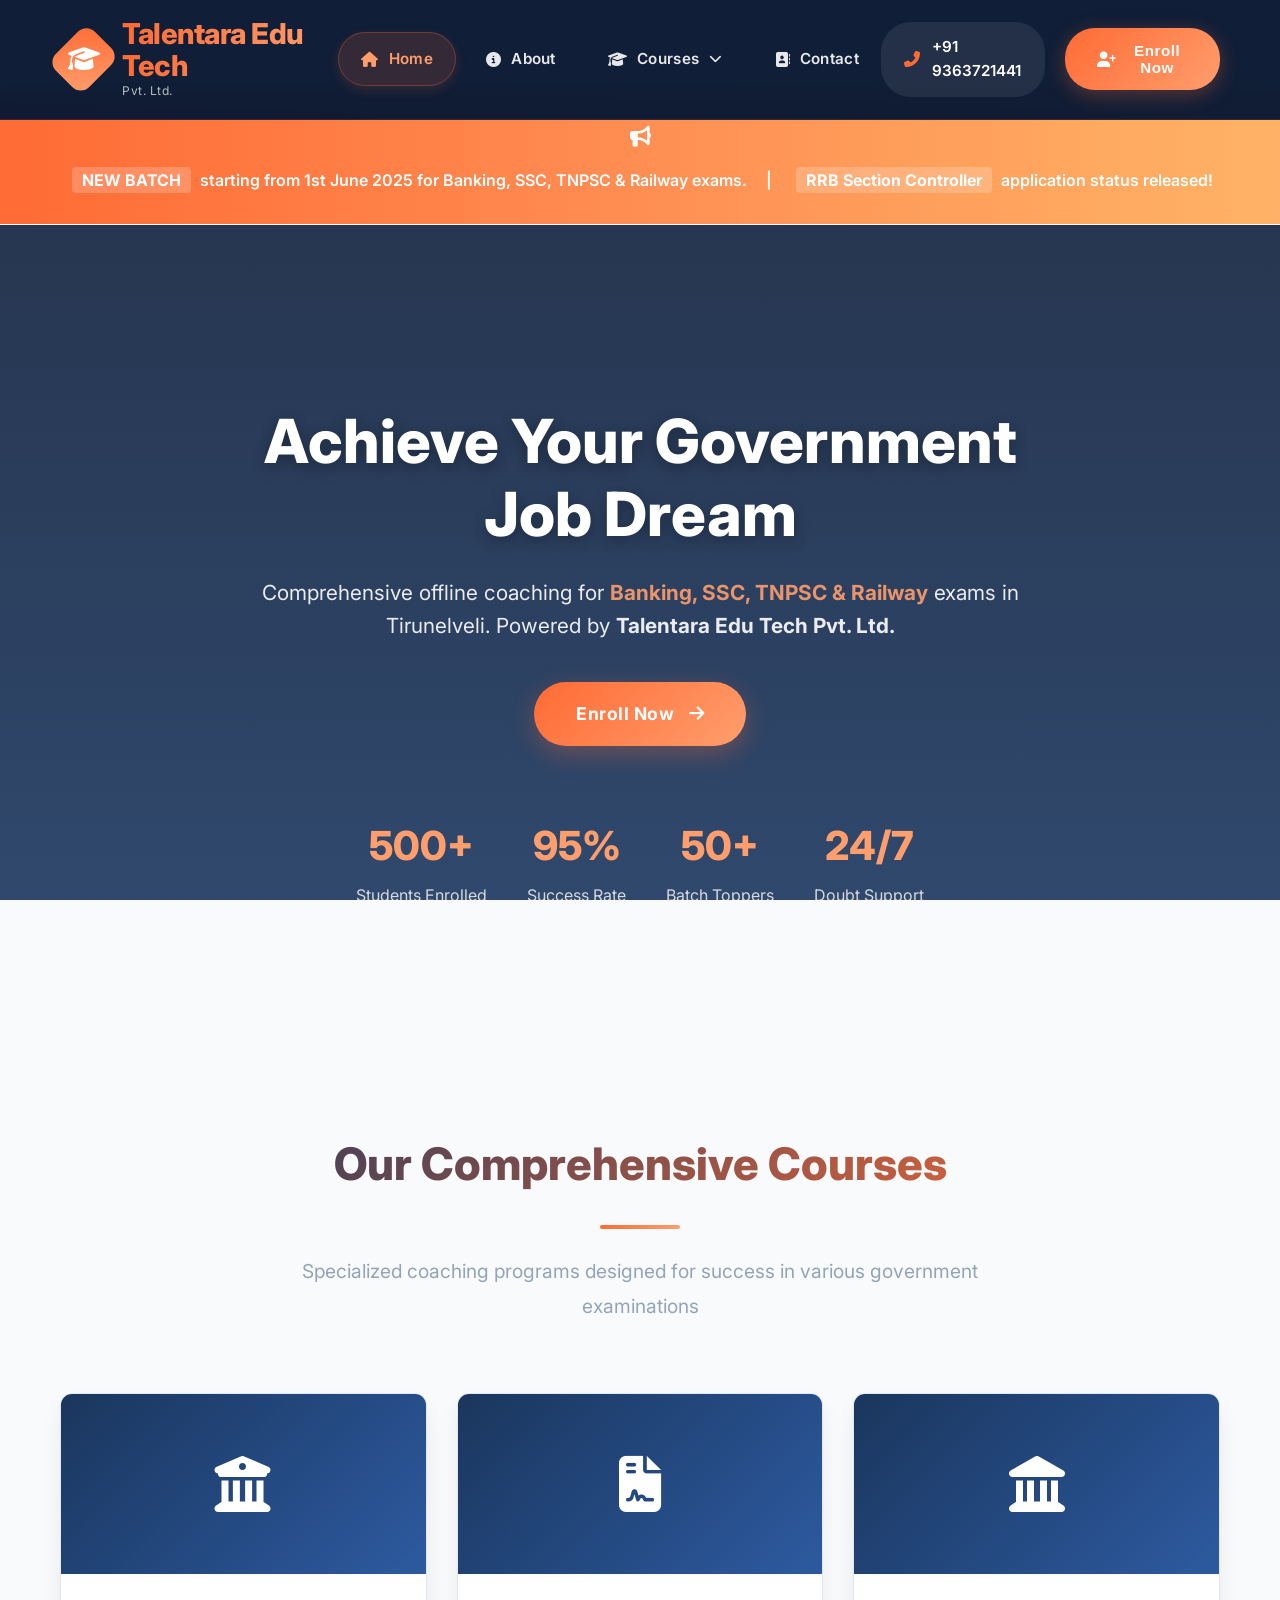
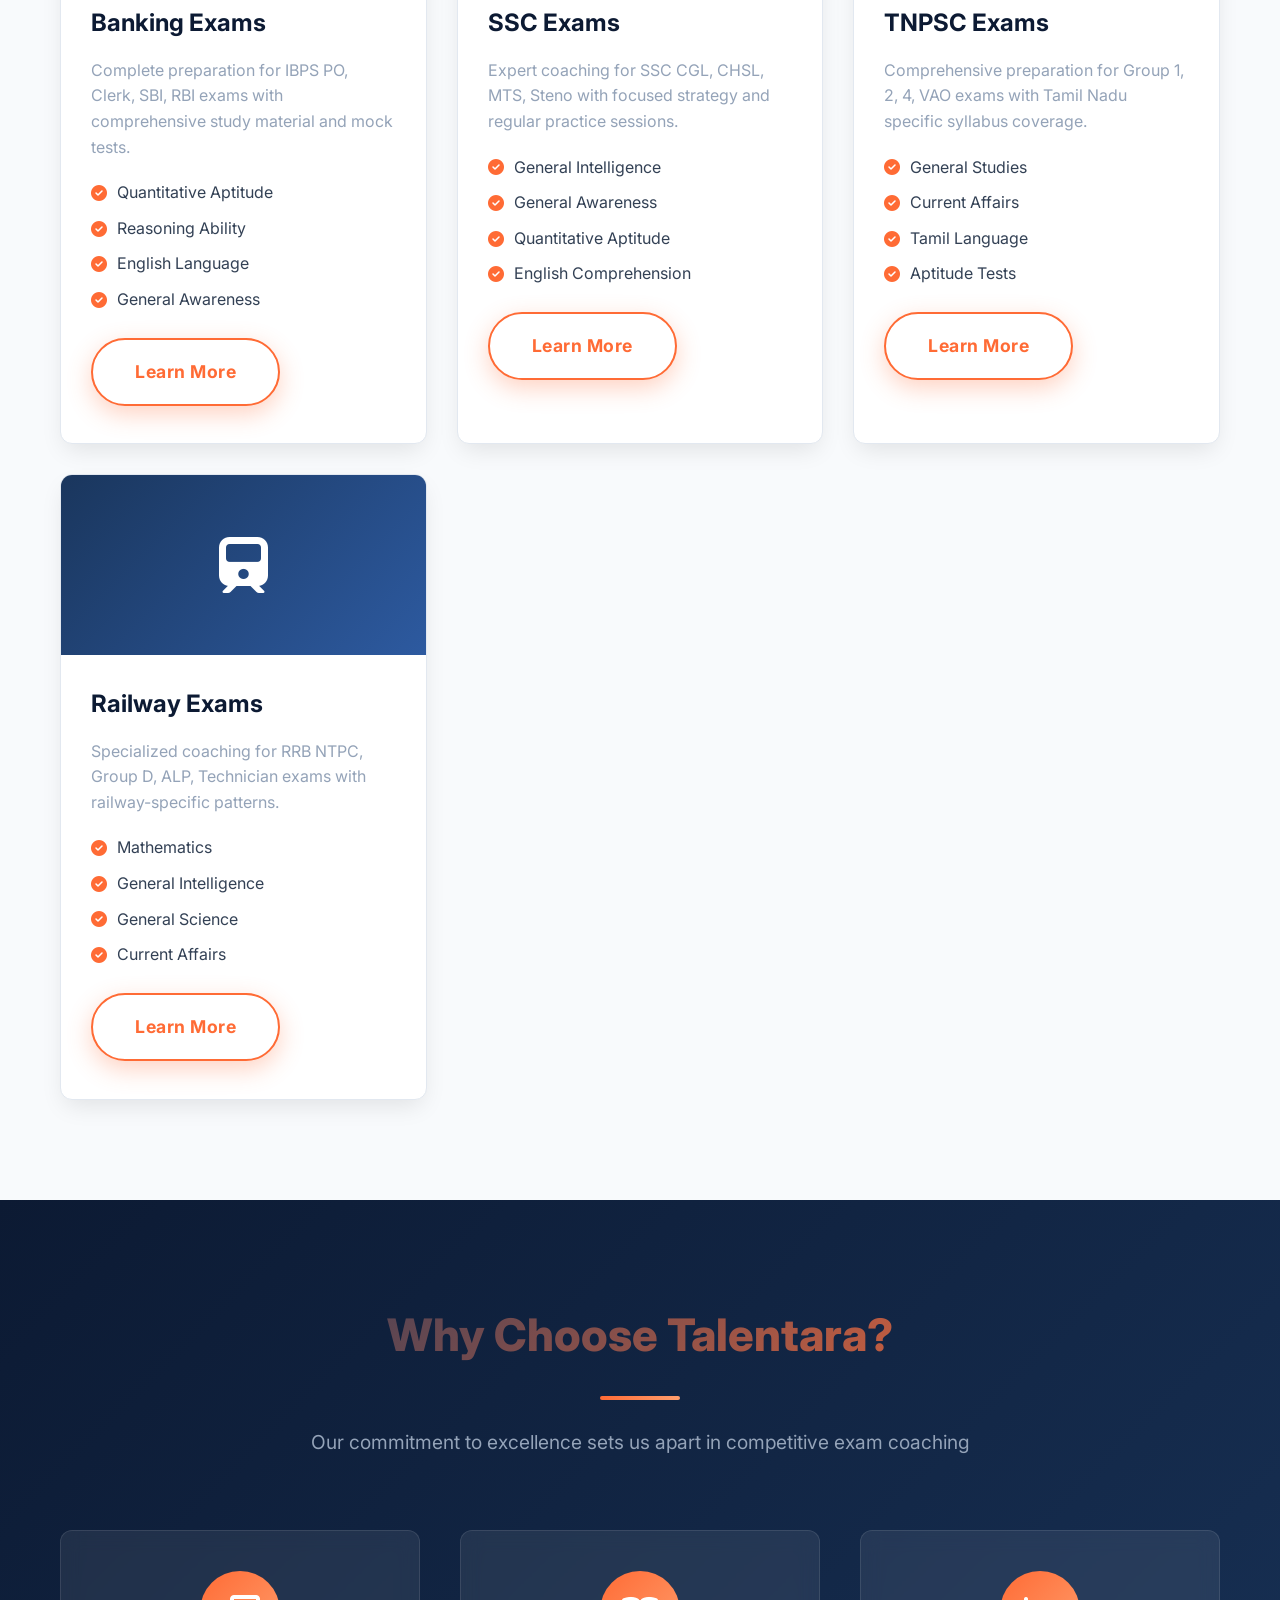
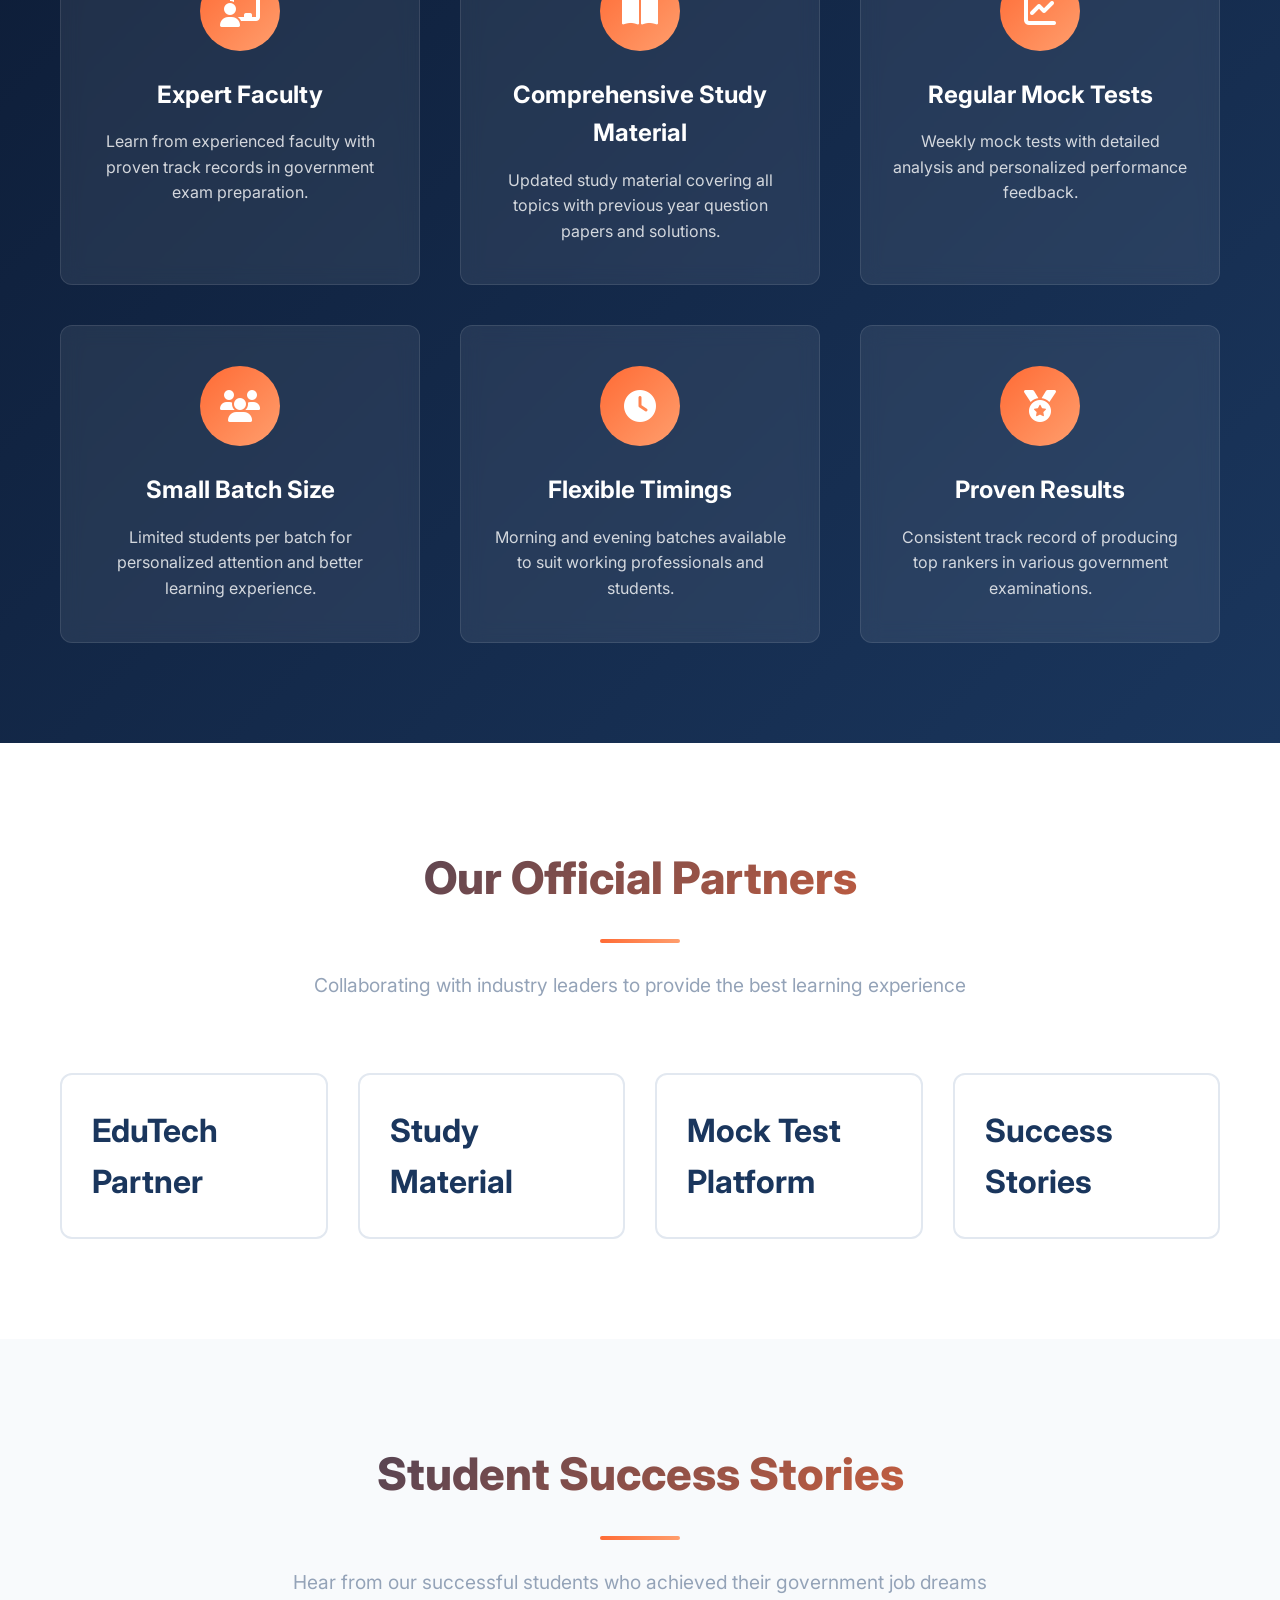
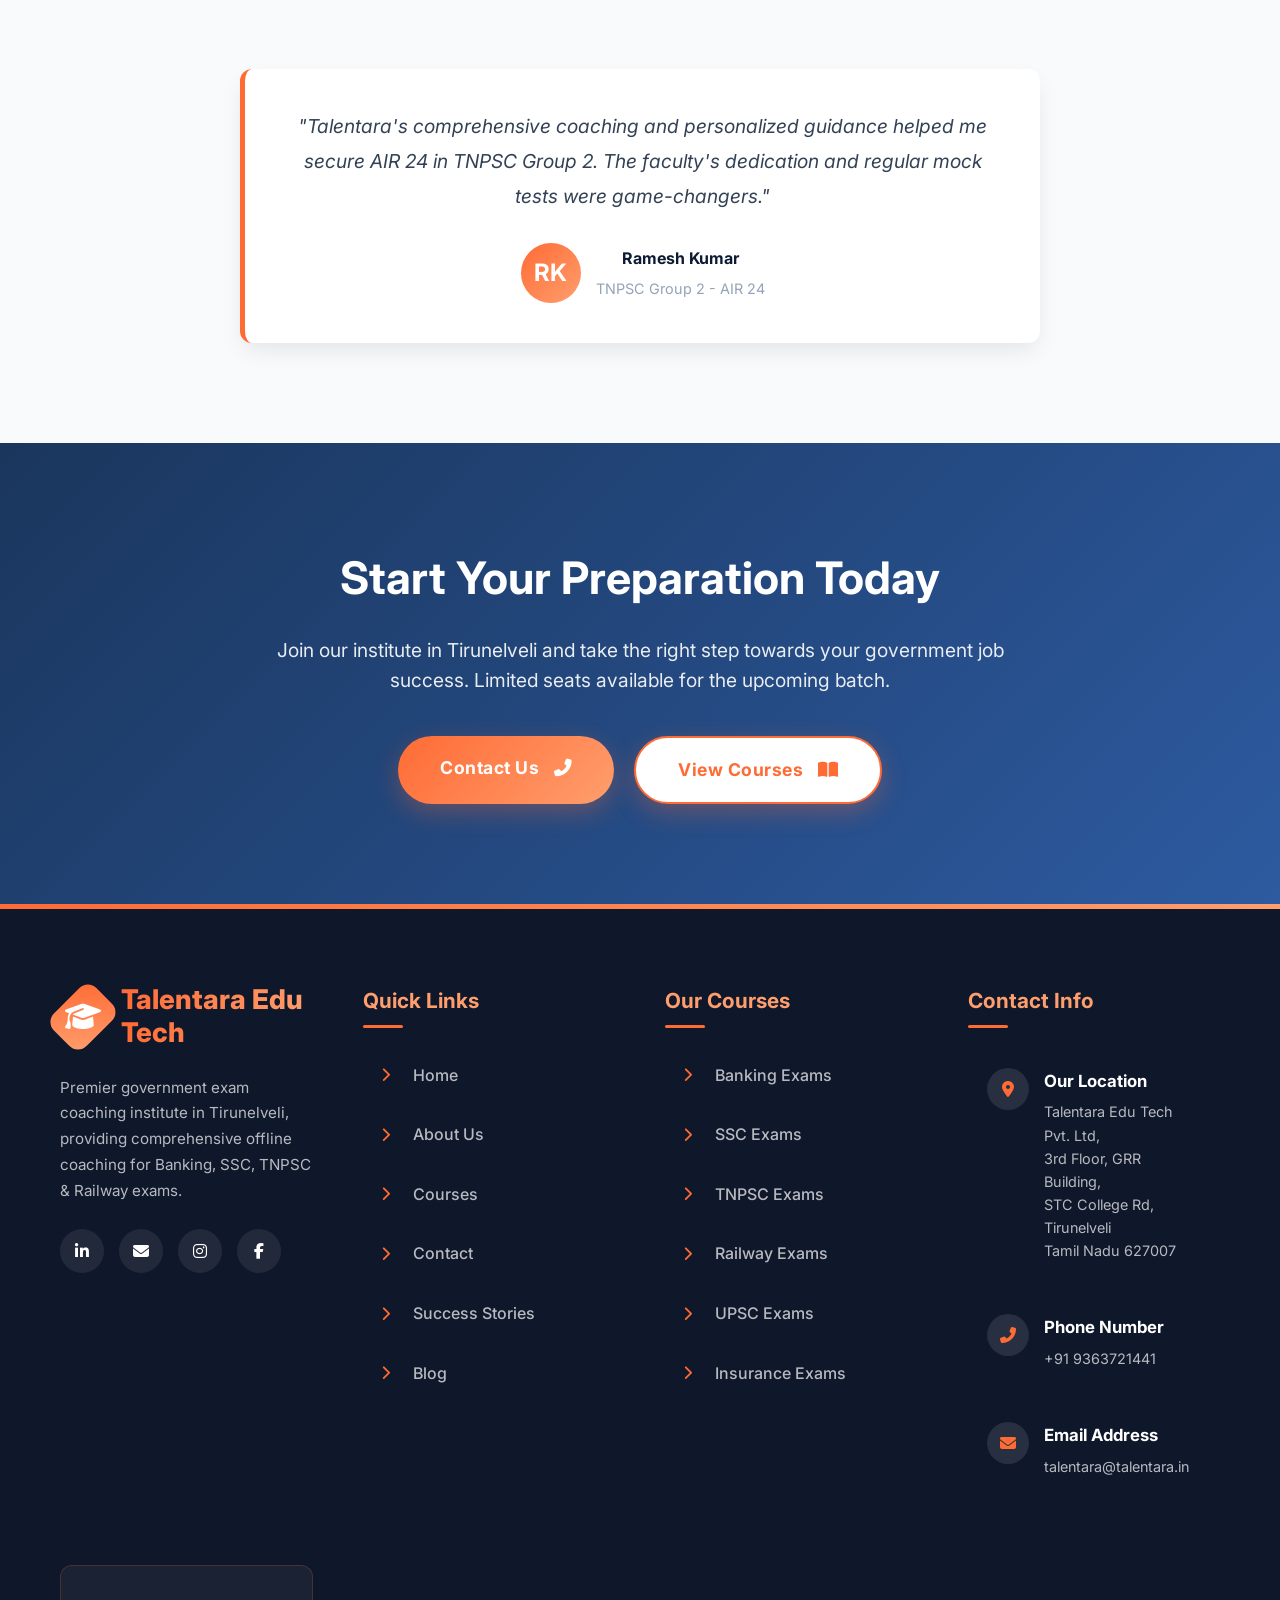
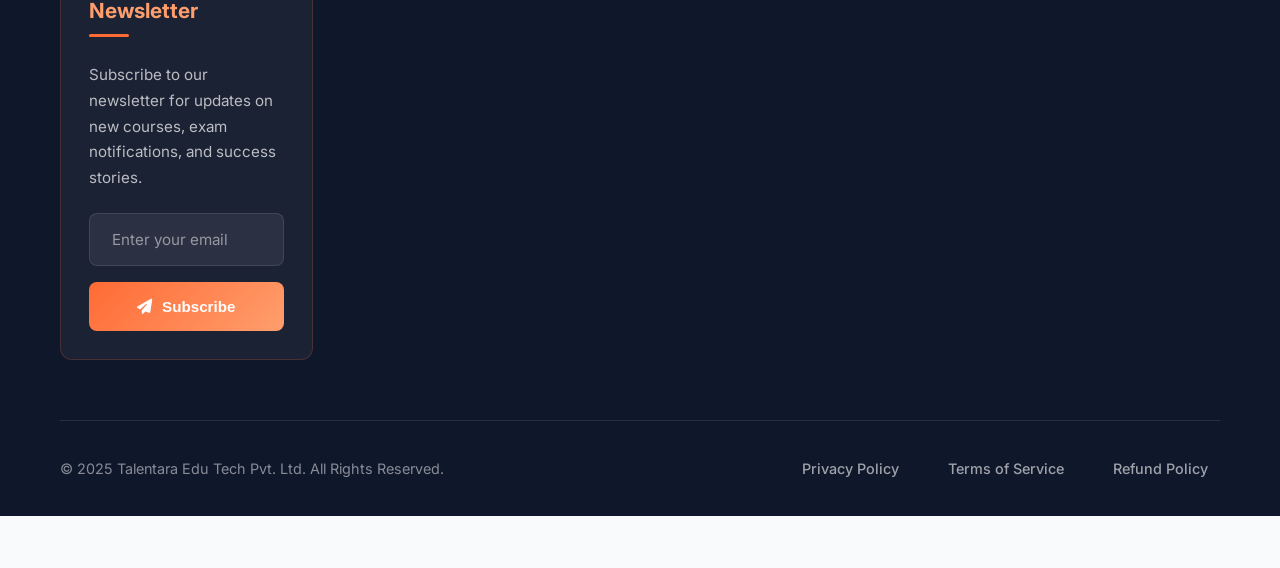
<file: index.html>
<!DOCTYPE html>
<html lang="en">
<head>
    <meta charset="UTF-8">
    <meta name="viewport" content="width=device-width, initial-scale=1.0">
    <title>Talentara Edu Tech - Premier Government Exam Coaching</title>
    <link rel="stylesheet" href="https://cdnjs.cloudflare.com/ajax/libs/font-awesome/6.4.0/css/all.min.css">
    <link href="https://fonts.googleapis.com/css2?family=Poppins:wght@300;400;500;600;700;800&family=Inter:wght@300;400;500;600;700&display=swap" rel="stylesheet">
    <style>
        /* ====== GLOBAL RESET ====== */
        * {
            margin: 0;
            padding: 0;
            box-sizing: border-box;
        }
        
        :root {
            /* Fresh Color Palette */
            --primary-dark: #0c1a33;
            --primary-color: #1a365d;
            --secondary-color: #2d5aa0;
            --accent-color: #ff6b35;
            --accent-light: #ff9e6d;
            --light-bg: #f8fafc;
            --light-gray: #e2e8f0;
            --medium-gray: #94a3b8;
            --dark-gray: #334155;
            --white: #ffffff;
            --nav-bg: rgba(12, 26, 51, 0.98);
            --footer-bg: #0f172a;
            --card-shadow: 0 10px 25px -5px rgba(0, 0, 0, 0.1);
            --shadow-hover: 0 20px 40px -10px rgba(0, 0, 0, 0.15);
            --transition: all 0.3s cubic-bezier(0.4, 0, 0.2, 1);
            --border-radius: 12px;
            --glass-bg: rgba(255, 255, 255, 0.08);
            --glass-border: rgba(255, 255, 255, 0.15);
        }
        
        body {
            font-family: 'Inter', sans-serif;
            line-height: 1.6;
            color: var(--dark-gray);
            background-color: var(--light-bg);
            overflow-x: hidden;
            scroll-behavior: smooth;
        }
        
        .container {
            width: 100%;
            max-width: 1200px;
            margin: 0 auto;
            padding: 0 20px;
        }
        
        /* ====== UTILITY CLASSES ====== */
        .section-spacing {
            padding: 100px 0;
        }
        
        .section-title {
            text-align: center;
            margin-bottom: 70px;
            position: relative;
        }
        
        .section-title h2 {
            font-size: 2.8rem;
            font-weight: 800;
            color: var(--primary-dark);
            margin-bottom: 20px;
            background: linear-gradient(135deg, var(--primary-color), var(--accent-color));
            background-clip: text;
            -webkit-background-clip: text;
            -webkit-text-fill-color: transparent;
        }
        
        .section-title p {
            font-size: 1.2rem;
            color: var(--medium-gray);
            max-width: 700px;
            margin: 0 auto;
            line-height: 1.8;
        }
        
        .title-divider {
            width: 80px;
            height: 4px;
            background: linear-gradient(to right, var(--accent-color), var(--accent-light));
            margin: 25px auto;
            border-radius: 2px;
        }
        
        .btn {
            display: inline-block;
            padding: 18px 42px;
            background: linear-gradient(135deg, var(--accent-color), var(--accent-light));
            color: var(--white);
            text-decoration: none;
            font-weight: 700;
            border-radius: 50px;
            font-size: 1.1rem;
            transition: var(--transition);
            box-shadow: 0 8px 25px rgba(255, 107, 53, 0.3);
            border: none;
            cursor: pointer;
            letter-spacing: 0.5px;
            position: relative;
            overflow: hidden;
        }
        
        .btn::before {
            content: '';
            position: absolute;
            top: 0;
            left: -100%;
            width: 100%;
            height: 100%;
            background: linear-gradient(90deg, transparent, rgba(255, 255, 255, 0.3), transparent);
            transition: left 0.6s ease;
        }
        
        .btn:hover::before {
            left: 100%;
        }
        
        .btn:hover {
            transform: translateY(-5px);
            box-shadow: 0 12px 30px rgba(255, 107, 53, 0.4);
        }
        
        .btn i {
            margin-left: 10px;
            transition: transform 0.3s ease;
        }
        
        .btn:hover i {
            transform: translateX(5px);
        }
        
        .btn-light {
            background: var(--white);
            color: var(--accent-color);
            border: 2px solid var(--accent-color);
        }
        
        .btn-light:hover {
            background: linear-gradient(135deg, var(--accent-color), var(--accent-light));
            color: var(--white);
            border-color: transparent;
        }
        
        /* ====== MODERN NAVBAR - FRESH DESIGN ====== */
        .navbar-wrapper {
            position: fixed;
            top: 0;
            left: 0;
            width: 100%;
            z-index: 1000;
            background: var(--nav-bg);
            backdrop-filter: blur(12px);
            -webkit-backdrop-filter: blur(12px);
            border-bottom: 1px solid rgba(255, 107, 53, 0.15);
            transition: var(--transition);
            padding: 0;
        }
        
        .navbar-wrapper.scrolled {
            padding: 0;
            box-shadow: 0 5px 25px rgba(0, 0, 0, 0.15);
        }
        
        .navbar {
            display: flex;
            align-items: center;
            justify-content: space-between;
            padding: 18px 0;
        }
        
        /* Logo Section */
        .navbar-brand {
            display: flex;
            align-items: center;
            gap: 15px;
            text-decoration: none;
            z-index: 1001;
        }
        
        .logo-container {
            position: relative;
            width: 55px;
            height: 55px;
            display: flex;
            align-items: center;
            justify-content: center;
        }
        
        .logo-bg {
            position: absolute;
            width: 100%;
            height: 100%;
            background: linear-gradient(135deg, var(--accent-color), var(--accent-light));
            border-radius: 12px;
            transform: rotate(45deg);
            transition: var(--transition);
        }
        
        .navbar-brand:hover .logo-bg {
            transform: rotate(0deg);
        }
        
        .logo-icon {
            position: relative;
            font-size: 1.6rem;
            color: var(--white);
            z-index: 1;
        }
        
        .logo-text {
            display: flex;
            flex-direction: column;
        }
        
        .logo-text h2 {
            font-size: 1.8rem;
            font-weight: 800;
            background: linear-gradient(to right, var(--accent-color), var(--accent-light));
            background-clip: text;
            -webkit-background-clip: text;
            -webkit-text-fill-color: transparent;
            line-height: 1.1;
            letter-spacing: -0.5px;
        }
        
        .logo-text span {
            font-size: 0.75rem;
            color: rgba(255, 255, 255, 0.7);
            font-weight: 400;
            letter-spacing: 0.5px;
        }
        
        /* Navigation Menu */
        .navbar-nav {
            display: flex;
            list-style: none;
            gap: 8px;
            align-items: center;
        }
        
        .nav-item {
            position: relative;
        }
        
        .nav-link {
            color: rgba(255, 255, 255, 0.9);
            text-decoration: none;
            padding: 14px 22px;
            border-radius: 30px;
            font-weight: 600;
            font-size: 0.95rem;
            transition: var(--transition);
            display: flex;
            align-items: center;
            gap: 10px;
            position: relative;
            overflow: hidden;
            letter-spacing: 0.3px;
        }
        
        .nav-link::before {
            content: '';
            position: absolute;
            top: 0;
            left: -100%;
            width: 100%;
            height: 100%;
            background: linear-gradient(90deg, transparent, rgba(255, 107, 53, 0.2), transparent);
            transition: left 0.6s ease;
        }
        
        .nav-link:hover::before {
            left: 100%;
        }
        
        .nav-link:hover {
            background: var(--glass-bg);
            color: var(--accent-light);
            transform: translateY(-2px);
        }
        
        .nav-item.active .nav-link {
            background: rgba(255, 107, 53, 0.15);
            color: var(--accent-light);
            border: 1px solid rgba(255, 107, 53, 0.3);
            box-shadow: 0 4px 12px rgba(255, 107, 53, 0.15);
        }
        
        /* Dropdown Menu */
        .dropdown {
            position: relative;
        }
        
        .dropdown-menu {
            position: absolute;
            top: 100%;
            left: 0;
            background: rgba(15, 23, 42, 0.95);
            backdrop-filter: blur(15px);
            -webkit-backdrop-filter: blur(15px);
            border: 1px solid rgba(255, 107, 53, 0.25);
            border-radius: 12px;
            padding: 12px 0;
            min-width: 240px;
            opacity: 0;
            visibility: hidden;
            transform: translateY(12px);
            transition: all 0.3s ease;
            box-shadow: 0 15px 40px rgba(0, 0, 0, 0.2);
            z-index: 100;
        }
        
        .dropdown:hover .dropdown-menu {
            opacity: 1;
            visibility: visible;
            transform: translateY(8px);
        }
        
        .dropdown-item {
            color: rgba(255, 255, 255, 0.85);
            text-decoration: none;
            padding: 14px 24px;
            display: flex;
            align-items: center;
            gap: 12px;
            transition: var(--transition);
            border-left: 3px solid transparent;
            font-weight: 500;
        }
        
        .dropdown-item:hover {
            background: rgba(255, 107, 53, 0.1);
            color: var(--accent-light);
            border-left: 3px solid var(--accent-color);
            padding-left: 21px;
        }
        
        .dropdown-item i {
            width: 20px;
            text-align: center;
            color: var(--accent-color);
        }
        
        .dropdown-divider {
            height: 1px;
            background: rgba(255, 255, 255, 0.1);
            margin: 8px 20px;
        }
        
        /* Header Actions */
        .navbar-actions {
            display: flex;
            align-items: center;
            gap: 20px;
        }
        
        .contact-badge {
            display: flex;
            align-items: center;
            gap: 12px;
            background: rgba(255, 255, 255, 0.08);
            padding: 12px 22px;
            border-radius: 30px;
            transition: var(--transition);
            cursor: pointer;
            border: 1px solid transparent;
            position: relative;
            overflow: hidden;
        }
        
        .contact-badge::before {
            content: '';
            position: absolute;
            top: 0;
            left: -100%;
            width: 100%;
            height: 100%;
            background: linear-gradient(90deg, transparent, rgba(255, 107, 53, 0.2), transparent);
            transition: left 0.6s ease;
        }
        
        .contact-badge:hover::before {
            left: 100%;
        }
        
        .contact-badge:hover {
            background: rgba(255, 107, 53, 0.1);
            border-color: rgba(255, 107, 53, 0.3);
            transform: translateY(-2px);
        }
        
        .contact-badge i {
            color: var(--accent-color);
            font-size: 1rem;
            transition: var(--transition);
        }
        
        .contact-badge span {
            color: var(--white);
            font-size: 0.95rem;
            font-weight: 600;
            transition: var(--transition);
        }
        
        .contact-badge:hover i,
        .contact-badge:hover span {
            color: var(--accent-light);
        }
        
        .enroll-btn {
            background: linear-gradient(135deg, var(--accent-color), var(--accent-light));
            color: var(--white);
            border: none;
            padding: 14px 32px;
            border-radius: 30px;
            font-weight: 700;
            font-size: 0.95rem;
            cursor: pointer;
            transition: var(--transition);
            display: flex;
            align-items: center;
            gap: 10px;
            box-shadow: 0 5px 20px rgba(255, 107, 53, 0.3);
            position: relative;
            overflow: hidden;
            letter-spacing: 0.5px;
        }
        
        .enroll-btn::before {
            content: '';
            position: absolute;
            top: 0;
            left: -100%;
            width: 100%;
            height: 100%;
            background: linear-gradient(90deg, transparent, rgba(255, 255, 255, 0.3), transparent);
            transition: left 0.6s ease;
        }
        
        .enroll-btn:hover::before {
            left: 100%;
        }
        
        .enroll-btn:hover {
            transform: translateY(-3px);
            box-shadow: 0 8px 25px rgba(255, 107, 53, 0.4);
            background: linear-gradient(135deg, var(--accent-light), var(--accent-color));
        }
        
        /* Mobile Menu Toggle */
        .menu-toggle {
            display: none;
            background: none;
            border: none;
            color: var(--white);
            font-size: 1.6rem;
            cursor: pointer;
            padding: 8px;
            border-radius: 8px;
            transition: var(--transition);
            z-index: 1001;
        }
        
        .menu-toggle:hover {
            background: rgba(255, 107, 53, 0.15);
            color: var(--accent-light);
        }
        
        /* ====== HERO SECTION ====== */
        .hero {
            background: linear-gradient(rgba(12, 26, 51, 0.9), rgba(26, 53, 93, 0.9)), url('https://images.unsplash.com/photo-1523050854058-8df90110c9f1?ixlib=rb-4.0.3&auto=format&fit=crop&w=1600&q=80');
            background-size: cover;
            background-position: center;
            background-attachment: fixed;
            color: var(--white);
            padding: 180px 0 120px;
            position: relative;
            overflow: hidden;
            margin-top: 1px;
        }
        
        .hero .container {
            position: relative;
            z-index: 2;
        }
        
        .hero-content {
            max-width: 800px;
            text-align: center;
            margin: 0 auto;
        }
        
        .hero h1 {
            font-size: 3.8rem;
            font-weight: 800;
            line-height: 1.2;
            margin-bottom: 25px;
            text-shadow: 0 4px 15px rgba(0, 0, 0, 0.3);
        }
        
        .hero p {
            font-size: 1.3rem;
            margin-bottom: 40px;
            opacity: 0.9;
            line-height: 1.6;
        }
        
        .hero-highlight {
            color: var(--accent-light);
            font-weight: 700;
        }
        
        .hero-stats {
            display: flex;
            justify-content: center;
            gap: 40px;
            margin-top: 60px;
            flex-wrap: wrap;
        }
        
        .stat-item {
            text-align: center;
        }
        
        .stat-number {
            font-size: 2.5rem;
            font-weight: 800;
            color: var(--accent-light);
            margin-bottom: 5px;
        }
        
        .stat-label {
            font-size: 1rem;
            color: rgba(255, 255, 255, 0.8);
        }
        
        /* ====== ANNOUNCEMENT BAR ====== */
        .announcement-bar {
            background: linear-gradient(90deg, var(--accent-color), #ff8e53, #ffb366);
            color: var(--white);
            padding: 30px 0;
            position: relative;
            overflow: hidden;
            margin-top: 90px;
        }
        
        .announcement-content {
            display: flex;
            align-items: center;
            justify-content: center;
            gap: 15px;
            flex-wrap: wrap;
        }
        
        .announcement-icon {
            font-size: 1.3rem;
            animation: bellRing 2s infinite;
            flex-shrink: 0;
        }
        
        .announcement-text {
            font-weight: 600;
            font-size: 1rem;
        }
        
        .highlight {
            background: rgba(255, 255, 255, 0.2);
            padding: 3px 10px;
            border-radius: 4px;
            margin: 0 5px;
            font-weight: 700;
        }
        
        /* ====== COURSES SECTION ====== */
        .courses-section {
            background: var(--light-bg);
        }
        
        .courses-grid {
            display: grid;
            grid-template-columns: repeat(auto-fit, minmax(280px, 1fr));
            gap: 30px;
            margin-top: 50px;
        }
        
        .course-card {
            background: var(--white);
            border-radius: var(--border-radius);
            overflow: hidden;
            box-shadow: var(--card-shadow);
            transition: var(--transition);
            position: relative;
            border: 1px solid var(--light-gray);
        }
        
        .course-card:hover {
            transform: translateY(-10px);
            box-shadow: var(--shadow-hover);
        }
        
        .course-icon {
            height: 180px;
            display: flex;
            align-items: center;
            justify-content: center;
            background: linear-gradient(135deg, var(--primary-color), var(--secondary-color));
            color: var(--white);
            font-size: 3.5rem;
        }
        
        .course-content {
            padding: 30px;
        }
        
        .course-content h3 {
            font-size: 1.5rem;
            color: var(--primary-dark);
            margin-bottom: 15px;
        }
        
        .course-content p {
            color: var(--medium-gray);
            margin-bottom: 20px;
            line-height: 1.6;
        }
        
        .course-features {
            list-style: none;
            margin-bottom: 25px;
        }
        
        .course-features li {
            display: flex;
            align-items: center;
            gap: 10px;
            margin-bottom: 10px;
            color: var(--dark-gray);
        }
        
        .course-features i {
            color: var(--accent-color);
        }
        
        /* ====== FEATURES SECTION ====== */
        .features-section {
            background: linear-gradient(135deg, var(--primary-dark), var(--primary-color));
            color: var(--white);
            position: relative;
            overflow: hidden;
        }
        
        .features-grid {
            display: grid;
            grid-template-columns: repeat(auto-fit, minmax(300px, 1fr));
            gap: 40px;
            margin-top: 50px;
        }
        
        .feature-card {
            background: rgba(255, 255, 255, 0.08);
            border-radius: var(--border-radius);
            padding: 40px 30px;
            text-align: center;
            border: 1px solid rgba(255, 255, 255, 0.1);
            transition: var(--transition);
            backdrop-filter: blur(10px);
        }
        
        .feature-card:hover {
            transform: translateY(-10px);
            background: rgba(255, 255, 255, 0.12);
            border-color: var(--accent-color);
        }
        
        .feature-icon {
            width: 80px;
            height: 80px;
            background: linear-gradient(135deg, var(--accent-color), var(--accent-light));
            border-radius: 50%;
            display: flex;
            align-items: center;
            justify-content: center;
            margin: 0 auto 25px;
            font-size: 2rem;
            color: var(--white);
            transition: var(--transition);
        }
        
        .feature-card:hover .feature-icon {
            transform: scale(1.1) rotate(5deg);
        }
        
        .feature-card h3 {
            font-size: 1.5rem;
            margin-bottom: 15px;
            color: var(--white);
        }
        
        .feature-card p {
            color: rgba(255, 255, 255, 0.8);
            line-height: 1.6;
        }
        
        /* ====== PARTNERS SECTION ====== */
        .partners-section {
            background: var(--white);
        }
        
        .partners-grid {
            display: grid;
            grid-template-columns: repeat(auto-fit, minmax(200px, 1fr));
            gap: 30px;
            margin-top: 50px;
            align-items: center;
        }
        
        .partner-card {
            background: var(--white);
            border-radius: var(--border-radius);
            padding: 30px;
            display: flex;
            align-items: center;
            justify-content: center;
            border: 2px solid var(--light-gray);
            transition: var(--transition);
            min-height: 150px;
        }
        
        .partner-card:hover {
            transform: translateY(-5px);
            border-color: var(--accent-color);
            box-shadow: var(--shadow-hover);
        }
        
        .partner-logo {
            max-width: 100%;
            height: auto;
            filter: grayscale(100%);
            opacity: 0.7;
            transition: var(--transition);
        }
        
        .partner-card:hover .partner-logo {
            filter: grayscale(0);
            opacity: 1;
        }
        
        /* ====== TESTIMONIALS SECTION ====== */
        .testimonials-section {
            background: var(--light-bg);
        }
        
        .testimonials-slider {
            max-width: 800px;
            margin: 50px auto 0;
            position: relative;
        }
        
        .testimonial-card {
            background: var(--white);
            border-radius: var(--border-radius);
            padding: 40px;
            box-shadow: var(--card-shadow);
            text-align: center;
            position: relative;
            border-left: 5px solid var(--accent-color);
        }
        
        .testimonial-text {
            font-size: 1.2rem;
            color: var(--dark-gray);
            line-height: 1.8;
            margin-bottom: 30px;
            font-style: italic;
        }
        
        .testimonial-author {
            display: flex;
            align-items: center;
            justify-content: center;
            gap: 15px;
        }
        
        .author-avatar {
            width: 60px;
            height: 60px;
            border-radius: 50%;
            background: linear-gradient(135deg, var(--accent-color), var(--accent-light));
            display: flex;
            align-items: center;
            justify-content: center;
            color: var(--white);
            font-weight: 700;
            font-size: 1.5rem;
        }
        
        .author-info h4 {
            color: var(--primary-dark);
            margin-bottom: 5px;
        }
        
        .author-info p {
            color: var(--medium-gray);
            font-size: 0.9rem;
        }
        
        /* ====== CTA SECTION ====== */
        .cta-section {
            background: linear-gradient(135deg, var(--primary-color), var(--secondary-color));
            color: var(--white);
            text-align: center;
            position: relative;
            overflow: hidden;
        }
        
        .cta-content {
            max-width: 800px;
            margin: 0 auto;
            position: relative;
            z-index: 2;
        }
        
        .cta-content h2 {
            font-size: 2.8rem;
            margin-bottom: 20px;
            color: var(--white);
        }
        
        .cta-content p {
            font-size: 1.2rem;
            margin-bottom: 40px;
            opacity: 0.9;
            line-height: 1.6;
        }
        
        /* ====== MODERN FOOTER - FRESH DESIGN ====== */
        .footer-wrapper {
            background: var(--footer-bg);
            color: var(--white);
            padding: 80px 0 0;
            position: relative;
            overflow: hidden;
        }
        
        .footer-wrapper::before {
            content: '';
            position: absolute;
            top: 0;
            left: 0;
            width: 100%;
            height: 5px;
            background: linear-gradient(90deg, var(--accent-color), var(--accent-light));
        }
        
        .footer-top {
            padding-bottom: 60px;
            border-bottom: 1px solid rgba(255, 255, 255, 0.1);
        }
        
        .footer-content {
            display: grid;
            grid-template-columns: repeat(auto-fit, minmax(250px, 1fr));
            gap: 50px;
        }
        
        /* Footer Brand */
        .footer-brand {
            margin-bottom: 25px;
        }
        
        .footer-logo {
            display: flex;
            align-items: center;
            gap: 15px;
            text-decoration: none;
            margin-bottom: 25px;
        }
        
        .footer-logo-container {
            position: relative;
            width: 60px;
            height: 60px;
            display: flex;
            align-items: center;
            justify-content: center;
        }
        
        .footer-logo-bg {
            position: absolute;
            width: 100%;
            height: 100%;
            background: linear-gradient(135deg, var(--accent-color), var(--accent-light));
            border-radius: 12px;
            transform: rotate(45deg);
            transition: var(--transition);
        }
        
        .footer-logo:hover .footer-logo-bg {
            transform: rotate(0deg);
        }
        
        .footer-logo-icon {
            position: relative;
            font-size: 1.8rem;
            color: var(--white);
            z-index: 1;
        }
        
        .footer-logo-text h3 {
            font-size: 1.7rem;
            font-weight: 800;
            background: linear-gradient(to right, var(--accent-color), var(--accent-light));
            background-clip: text;
            -webkit-background-clip: text;
            -webkit-text-fill-color: transparent;
            line-height: 1.2;
        }
        
        .footer-description {
            color: rgba(255, 255, 255, 0.7);
            line-height: 1.7;
            margin-bottom: 25px;
            font-size: 0.95rem;
        }
        
        .footer-social {
            display: flex;
            gap: 15px;
        }
        
        .social-link {
            width: 44px;
            height: 44px;
            background: rgba(255, 255, 255, 0.08);
            border-radius: 50%;
            display: flex;
            align-items: center;
            justify-content: center;
            color: var(--white);
            text-decoration: none;
            transition: var(--transition);
            position: relative;
            overflow: hidden;
            border: 1px solid transparent;
        }
        
        .social-link::before {
            content: '';
            position: absolute;
            top: 0;
            left: 0;
            width: 100%;
            height: 100%;
            background: linear-gradient(135deg, var(--accent-color), var(--accent-light));
            opacity: 0;
            transition: opacity 0.3s ease;
        }
        
        .social-link i {
            position: relative;
            z-index: 1;
            transition: var(--transition);
        }
        
        .social-link:hover::before {
            opacity: 1;
        }
        
        .social-link:hover {
            transform: translateY(-5px);
            box-shadow: 0 5px 15px rgba(255, 107, 53, 0.3);
            border-color: var(--accent-color);
        }
        
        .social-link:hover i {
            color: var(--white);
            transform: scale(1.1);
        }
        
        /* Footer Columns */
        .footer-column h4 {
            font-size: 1.3rem;
            color: var(--accent-light);
            margin-bottom: 25px;
            padding-bottom: 10px;
            position: relative;
            font-weight: 700;
        }
        
        .footer-column h4::after {
            content: '';
            position: absolute;
            bottom: 0;
            left: 0;
            width: 40px;
            height: 3px;
            background: var(--accent-color);
            border-radius: 2px;
        }
        
        /* Footer Links */
        .footer-links {
            list-style: none;
        }
        
        .footer-links li {
            margin-bottom: 14px;
        }
        
        .footer-links a {
            color: rgba(255, 255, 255, 0.7);
            text-decoration: none;
            transition: var(--transition);
            display: flex;
            align-items: center;
            gap: 12px;
            padding: 10px 15px;
            border-radius: 8px;
            border-left: 3px solid transparent;
            font-weight: 500;
        }
        
        .footer-links a:hover {
            background: rgba(255, 107, 53, 0.1);
            color: var(--accent-light);
            transform: translateX(8px);
            border-left: 3px solid var(--accent-color);
        }
        
        .footer-links a i {
            color: var(--accent-color);
            width: 20px;
            font-size: 0.9rem;
            transition: var(--transition);
        }
        
        .footer-links a:hover i {
            transform: scale(1.1);
            color: var(--accent-light);
        }
        
        /* Contact Info */
        .contact-info {
            margin-top: 20px;
        }
        
        .contact-item {
            display: flex;
            align-items: flex-start;
            gap: 15px;
            margin-bottom: 22px;
            color: rgba(255, 255, 255, 0.7);
            padding: 14px 18px;
            border-radius: 10px;
            transition: var(--transition);
            border: 1px solid transparent;
        }
        
        .contact-item:hover {
            background: rgba(255, 107, 53, 0.08);
            border-color: rgba(255, 107, 53, 0.2);
            transform: translateY(-3px);
        }
        
        .contact-icon {
            background: rgba(255, 255, 255, 0.1);
            width: 42px;
            height: 42px;
            border-radius: 50%;
            display: flex;
            align-items: center;
            justify-content: center;
            color: var(--accent-color);
            flex-shrink: 0;
            transition: var(--transition);
        }
        
        .contact-item:hover .contact-icon {
            background: var(--accent-color);
            color: var(--white);
            transform: scale(1.1);
        }
        
        .contact-details h5 {
            color: var(--white);
            margin-bottom: 6px;
            font-size: 1.05rem;
            transition: var(--transition);
        }
        
        .contact-item:hover .contact-details h5 {
            color: var(--accent-light);
        }
        
        .contact-details p {
            font-size: 0.9rem;
            line-height: 1.6;
            transition: var(--transition);
        }
        
        .contact-item:hover .contact-details p {
            color: rgba(255, 255, 255, 0.9);
        }
        
        /* Newsletter */
        .newsletter-box {
            background: rgba(255, 255, 255, 0.05);
            border-radius: 12px;
            padding: 28px;
            border: 1px solid rgba(255, 107, 53, 0.2);
            transition: var(--transition);
        }
        
        .newsletter-box:hover {
            border-color: var(--accent-color);
            box-shadow: 0 10px 20px rgba(0, 0, 0, 0.1);
        }
        
        .newsletter-box h4 {
            margin-top: 0;
        }
        
        .newsletter-box p {
            color: rgba(255, 255, 255, 0.7);
            margin-bottom: 22px;
            line-height: 1.7;
            font-size: 0.95rem;
        }
        
        .newsletter-form {
            display: flex;
            flex-direction: column;
            gap: 16px;
        }
        
        .newsletter-form input {
            padding: 16px 22px;
            border: 1px solid rgba(255, 255, 255, 0.1);
            border-radius: 8px;
            background: rgba(255, 255, 255, 0.07);
            color: var(--white);
            font-family: 'Inter', sans-serif;
            font-size: 0.95rem;
            transition: var(--transition);
        }
        
        .newsletter-form input:focus {
            outline: none;
            border-color: var(--accent-color);
            background: rgba(255, 255, 255, 0.1);
            box-shadow: 0 0 0 3px rgba(255, 107, 53, 0.1);
        }
        
        .newsletter-form input::placeholder {
            color: rgba(255, 255, 255, 0.5);
        }
        
        .newsletter-form button {
            padding: 16px 22px;
            background: linear-gradient(135deg, var(--accent-color), var(--accent-light));
            color: var(--white);
            border: none;
            border-radius: 8px;
            font-weight: 700;
            font-size: 0.95rem;
            cursor: pointer;
            transition: var(--transition);
            display: flex;
            align-items: center;
            justify-content: center;
            gap: 10px;
            position: relative;
            overflow: hidden;
        }
        
        .newsletter-form button::before {
            content: '';
            position: absolute;
            top: 0;
            left: -100%;
            width: 100%;
            height: 100%;
            background: linear-gradient(90deg, transparent, rgba(255, 255, 255, 0.3), transparent);
            transition: left 0.6s ease;
        }
        
        .newsletter-form button:hover::before {
            left: 100%;
        }
        
        .newsletter-form button:hover {
            transform: translateY(-2px);
            box-shadow: 0 5px 15px rgba(255, 107, 53, 0.3);
        }
        
        /* Footer Bottom */
        .footer-bottom {
            padding: 30px 0;
            display: flex;
            justify-content: space-between;
            align-items: center;
        }
        
        .copyright {
            color: rgba(255, 255, 255, 0.5);
            font-size: 0.9rem;
        }
        
        .footer-menu {
            display: flex;
            gap: 25px;
        }
        
        .footer-menu a {
            color: rgba(255, 255, 255, 0.6);
            text-decoration: none;
            font-size: 0.9rem;
            transition: var(--transition);
            padding: 6px 12px;
            border-radius: 4px;
            font-weight: 500;
        }
        
        .footer-menu a:hover {
            color: var(--accent-light);
            background: rgba(255, 107, 53, 0.1);
            transform: translateY(-2px);
        }
        
        /* Back to Top Button */
        .back-to-top {
            position: fixed;
            bottom: 30px;
            right: 30px;
            width: 52px;
            height: 52px;
            background: linear-gradient(135deg, var(--accent-color), var(--accent-light));
            color: var(--white);
            border-radius: 50%;
            display: flex;
            align-items: center;
            justify-content: center;
            font-size: 1.2rem;
            cursor: pointer;
            box-shadow: 0 5px 20px rgba(255, 107, 53, 0.3);
            z-index: 100;
            opacity: 0;
            visibility: hidden;
            transition: var(--transition);
            border: none;
            position: relative;
            overflow: hidden;
        }
        
        .back-to-top::before {
            content: '';
            position: absolute;
            top: 0;
            left: -100%;
            width: 100%;
            height: 100%;
            background: linear-gradient(90deg, transparent, rgba(255, 255, 255, 0.3), transparent);
            transition: left 0.6s ease;
        }
        
        .back-to-top:hover::before {
            left: 100%;
        }
        
        .back-to-top.show {
            opacity: 1;
            visibility: visible;
        }
        
        .back-to-top:hover {
            transform: translateY(-5px) scale(1.1);
            box-shadow: 0 10px 25px rgba(255, 107, 53, 0.4);
        }
        
        /* ====== ANIMATIONS ====== */
        @keyframes fadeIn {
            from { opacity: 0; }
            to { opacity: 1; }
        }
        
        @keyframes fadeInUp {
            from {
                opacity: 0;
                transform: translateY(40px);
            }
            to {
                opacity: 1;
                transform: translateY(0);
            }
        }
        
        @keyframes slideInRight {
            from {
                opacity: 0;
                transform: translateX(-30px);
            }
            to {
                opacity: 1;
                transform: translateX(0);
            }
        }
        
        @keyframes bellRing {
            0%, 100% { transform: rotate(0); }
            10%, 30%, 50%, 70%, 90% { transform: rotate(-10deg); }
            20%, 40%, 60%, 80% { transform: rotate(10deg); }
        }
        
        @keyframes float {
            0%, 100% { transform: translateY(0); }
            50% { transform: translateY(-10px); }
        }
        
        /* ====== RESPONSIVE DESIGN ====== */
        @media (max-width: 1100px) {
            .container {
                max-width: 100%;
                padding: 0 25px;
            }
        }
        
        @media (max-width: 992px) {
            .menu-toggle {
                display: block;
            }
            
            .navbar-nav {
                position: fixed;
                top: 0;
                left: -100%;
                width: 85%;
                height: 100vh;
                background: rgba(15, 23, 42, 0.98);
                backdrop-filter: blur(15px);
                -webkit-backdrop-filter: blur(15px);
                flex-direction: column;
                align-items: flex-start;
                padding: 100px 40px 40px;
                transition: left 0.4s ease;
                z-index: 999;
                box-shadow: 10px 0 30px rgba(0, 0, 0, 0.2);
                border-right: 1px solid rgba(255, 107, 53, 0.2);
            }
            
            .navbar-nav.active {
                left: 0;
            }
            
            .nav-item {
                width: 100%;
            }
            
            .nav-link {
                width: 100%;
                padding: 18px 25px;
                border-radius: 10px;
                font-size: 1.05rem;
            }
            
            .dropdown-menu {
                position: static;
                opacity: 1;
                visibility: visible;
                transform: none;
                background: rgba(255, 255, 255, 0.05);
                border: 1px solid rgba(255, 107, 53, 0.2);
                box-shadow: none;
                padding: 10px 0 10px 30px;
                display: none;
                margin-top: 10px;
                margin-left: 20px;
            }
            
            .dropdown.active .dropdown-menu {
                display: block;
            }
            
            .navbar-actions {
                display: none;
            }
            
            .hero h1 {
                font-size: 3rem;
            }
            
            .section-title h2 {
                font-size: 2.4rem;
            }
            
            .footer-content {
                gap: 40px;
            }
            
            .footer-bottom {
                flex-direction: column;
                gap: 25px;
                text-align: center;
            }
        }
        
        @media (max-width: 768px) {
            .container {
                padding: 0 20px;
            }
            
            .section-spacing {
                padding: 80px 0;
            }
            
            .hero {
                padding: 150px 0 80px;
            }
            
            .hero h1 {
                font-size: 2.5rem;
            }
            
            .hero p {
                font-size: 1.1rem;
            }
            
            .section-title h2 {
                font-size: 2.2rem;
            }
            
            .section-title p {
                font-size: 1.1rem;
            }
            
            .footer-content {
                grid-template-columns: repeat(2, 1fr);
                gap: 40px;
            }
            
            .navbar-nav {
                width: 90%;
                padding: 100px 30px 30px;
            }
            
            .footer-logo {
                flex-direction: column;
                text-align: center;
                gap: 20px;
            }
            
            .footer-brand {
                text-align: center;
            }
            
            .footer-social {
                justify-content: center;
            }
            
            .back-to-top {
                bottom: 25px;
                right: 25px;
                width: 48px;
                height: 48px;
            }
            
            .hero-stats {
                gap: 30px;
            }
            
            .stat-number {
                font-size: 2rem;
            }
        }
        
        @media (max-width: 576px) {
            .footer-content {
                grid-template-columns: 1fr;
                gap: 40px;
            }
            
            .footer-column {
                text-align: center;
            }
            
            .footer-column h4::after {
                left: 50%;
                transform: translateX(-50%);
            }
            
            .footer-links a {
                justify-content: center;
            }
            
            .contact-item {
                flex-direction: column;
                text-align: center;
                align-items: center;
            }
            
            .contact-icon {
                margin-bottom: 10px;
            }
            
            .footer-menu {
                flex-wrap: wrap;
                justify-content: center;
                gap: 15px;
            }
            
            .navbar {
                padding: 15px 0;
            }
            
            .logo-text h2 {
                font-size: 1.6rem;
            }
            
            .footer-logo-text h3 {
                font-size: 1.5rem;
            }
            
            .hero h1 {
                font-size: 2.2rem;
            }
            
            .btn {
                padding: 16px 32px;
                font-size: 1rem;
            }
            
            .section-title h2 {
                font-size: 2rem;
            }
            
            .title-divider {
                width: 60px;
            }
            
            .hero-stats {
                gap: 20px;
            }
        }
    </style>
</head>
<body>
    <!-- Modern Navbar -->
    <header class="navbar-wrapper" id="navbar">
        <div class="container">
            <nav class="navbar">
                <a href="index.html" class="navbar-brand">
                    <div class="logo-container">
                        <div class="logo-bg"></div>
                        <div class="logo-icon">
                            <i class="fas fa-graduation-cap"></i>
                        </div>
                    </div>
                    <div class="logo-text">
                        <h2>Talentara Edu Tech</h2>
                        <span>Pvt. Ltd.</span>
                    </div>
                </a>
                
                <button class="menu-toggle" id="menuToggle">
                    <i class="fas fa-bars"></i>
                </button>
                
                <ul class="navbar-nav" id="navbarNav">
                    <li class="nav-item active">
                        <a href="index.html" class="nav-link">
                            <i class="fas fa-home"></i>
                            <span>Home</span>
                        </a>
                    </li>
                    <li class="nav-item">
                        <a href="about.html" class="nav-link">
                            <i class="fas fa-info-circle"></i>
                            <span>About</span>
                        </a>
                    </li>
                    <li class="nav-item dropdown">
                        <a href="services.html" class="nav-link">
                            <i class="fas fa-graduation-cap"></i>
                            <span>Courses</span>
                            <i class="fas fa-chevron-down" style="font-size: 0.8rem; margin-left: auto;"></i>
                        </a>
                        <div class="dropdown-menu">
                            <a href="services.html#banking" class="dropdown-item">
                                <i class="fas fa-university"></i>
                                <span>Banking Exams</span>
                            </a>
                            <a href="services.html#ssc" class="dropdown-item">
                                <i class="fas fa-file-contract"></i>
                                <span>SSC Exams</span>
                            </a>
                            <a href="services.html#tnpsc" class="dropdown-item">
                                <i class="fas fa-landmark"></i>
                                <span>TNPSC Exams</span>
                            </a>
                            <a href="services.html#railway" class="dropdown-item">
                                <i class="fas fa-train"></i>
                                <span>Railway Exams</span>
                            </a>
                            <div class="dropdown-divider"></div>
                            <a href="services.html" class="dropdown-item">
                                <i class="fas fa-list"></i>
                                <span>All Courses</span>
                            </a>
                        </div>
                    </li>
                    <li class="nav-item">
                        <a href="contact.html" class="nav-link">
                            <i class="fas fa-address-book"></i>
                            <span>Contact</span>
                        </a>
                    </li>
                </ul>
                
                <div class="navbar-actions">
                    <div class="contact-badge" onclick="window.location.href='tel:+919363721441'">
                        <i class="fas fa-phone-alt"></i>
                        <span>+91 9363721441</span>
                    </div>
                    <button class="enroll-btn" onclick="window.location.href='contact.html'">
                        <i class="fas fa-user-plus"></i>
                        <span>Enroll Now</span>
                    </button>
                </div>
            </nav>
        </div>
    </header>

    <!-- Announcement Bar -->
    <div class="announcement-bar">
        <div class="container announcement-content">
            <div class="announcement-icon">
                <i class="fas fa-bullhorn"></i>
            </div>
            <div class="announcement-text">
                <span class="highlight">NEW BATCH</span> starting from 1st June 2025 for Banking, SSC, TNPSC & Railway exams. 
                <span style="margin: 0 15px;">|</span>
                <span class="highlight">RRB Section Controller</span> application status released!
            </div>
        </div>
    </div>

    <!-- Hero Section -->
    <section class="hero">
        <div class="container">
            <div class="hero-content">
                <h1 class="animate__animated animate__fadeInUp">Achieve Your Government Job Dream</h1>
                <p class="animate__animated animate__fadeInUp">Comprehensive offline coaching for <span class="hero-highlight">Banking, SSC, TNPSC & Railway</span> exams in Tirunelveli. Powered by <strong>Talentara Edu Tech Pvt. Ltd.</strong></p>
                <a href="contact.html" class="btn animate__animated animate__fadeInUp">Enroll Now <i class="fas fa-arrow-right"></i></a>
                
                <div class="hero-stats">
                    <div class="stat-item">
                        <div class="stat-number">500+</div>
                        <div class="stat-label">Students Enrolled</div>
                    </div>
                    <div class="stat-item">
                        <div class="stat-number">95%</div>
                        <div class="stat-label">Success Rate</div>
                    </div>
                    <div class="stat-item">
                        <div class="stat-number">50+</div>
                        <div class="stat-label">Batch Toppers</div>
                    </div>
                    <div class="stat-item">
                        <div class="stat-number">24/7</div>
                        <div class="stat-label">Doubt Support</div>
                    </div>
                </div>
            </div>
        </div>
    </section>

    <!-- Courses Section -->
    <section class="courses-section section-spacing">
        <div class="container">
            <div class="section-title">
                <h2>Our Comprehensive Courses</h2>
                <div class="title-divider"></div>
                <p>Specialized coaching programs designed for success in various government examinations</p>
            </div>
            
            <div class="courses-grid">
                <div class="course-card">
                    <div class="course-icon">
                        <i class="fas fa-university"></i>
                    </div>
                    <div class="course-content">
                        <h3>Banking Exams</h3>
                        <p>Complete preparation for IBPS PO, Clerk, SBI, RBI exams with comprehensive study material and mock tests.</p>
                        <ul class="course-features">
                            <li><i class="fas fa-check-circle"></i> Quantitative Aptitude</li>
                            <li><i class="fas fa-check-circle"></i> Reasoning Ability</li>
                            <li><i class="fas fa-check-circle"></i> English Language</li>
                            <li><i class="fas fa-check-circle"></i> General Awareness</li>
                        </ul>
                        <a href="services.html#banking" class="btn btn-light">Learn More</a>
                    </div>
                </div>
                
                <div class="course-card">
                    <div class="course-icon">
                        <i class="fas fa-file-contract"></i>
                    </div>
                    <div class="course-content">
                        <h3>SSC Exams</h3>
                        <p>Expert coaching for SSC CGL, CHSL, MTS, Steno with focused strategy and regular practice sessions.</p>
                        <ul class="course-features">
                            <li><i class="fas fa-check-circle"></i> General Intelligence</li>
                            <li><i class="fas fa-check-circle"></i> General Awareness</li>
                            <li><i class="fas fa-check-circle"></i> Quantitative Aptitude</li>
                            <li><i class="fas fa-check-circle"></i> English Comprehension</li>
                        </ul>
                        <a href="services.html#ssc" class="btn btn-light">Learn More</a>
                    </div>
                </div>
                
                <div class="course-card">
                    <div class="course-icon">
                        <i class="fas fa-landmark"></i>
                    </div>
                    <div class="course-content">
                        <h3>TNPSC Exams</h3>
                        <p>Comprehensive preparation for Group 1, 2, 4, VAO exams with Tamil Nadu specific syllabus coverage.</p>
                        <ul class="course-features">
                            <li><i class="fas fa-check-circle"></i> General Studies</li>
                            <li><i class="fas fa-check-circle"></i> Current Affairs</li>
                            <li><i class="fas fa-check-circle"></i> Tamil Language</li>
                            <li><i class="fas fa-check-circle"></i> Aptitude Tests</li>
                        </ul>
                        <a href="services.html#tnpsc" class="btn btn-light">Learn More</a>
                    </div>
                </div>
                
                <div class="course-card">
                    <div class="course-icon">
                        <i class="fas fa-train"></i>
                    </div>
                    <div class="course-content">
                        <h3>Railway Exams</h3>
                        <p>Specialized coaching for RRB NTPC, Group D, ALP, Technician exams with railway-specific patterns.</p>
                        <ul class="course-features">
                            <li><i class="fas fa-check-circle"></i> Mathematics</li>
                            <li><i class="fas fa-check-circle"></i> General Intelligence</li>
                            <li><i class="fas fa-check-circle"></i> General Science</li>
                            <li><i class="fas fa-check-circle"></i> Current Affairs</li>
                        </ul>
                        <a href="services.html#railway" class="btn btn-light">Learn More</a>
                    </div>
                </div>
            </div>
        </div>
    </section>

    <!-- Features Section -->
    <section class="features-section section-spacing">
        <div class="container">
            <div class="section-title">
                <h2>Why Choose Talentara?</h2>
                <div class="title-divider"></div>
                <p>Our commitment to excellence sets us apart in competitive exam coaching</p>
            </div>
            
            <div class="features-grid">
                <div class="feature-card">
                    <div class="feature-icon">
                        <i class="fas fa-chalkboard-teacher"></i>
                    </div>
                    <h3>Expert Faculty</h3>
                    <p>Learn from experienced faculty with proven track records in government exam preparation.</p>
                </div>
                
                <div class="feature-card">
                    <div class="feature-icon">
                        <i class="fas fa-book-open"></i>
                    </div>
                    <h3>Comprehensive Study Material</h3>
                    <p>Updated study material covering all topics with previous year question papers and solutions.</p>
                </div>
                
                <div class="feature-card">
                    <div class="feature-icon">
                        <i class="fas fa-chart-line"></i>
                    </div>
                    <h3>Regular Mock Tests</h3>
                    <p>Weekly mock tests with detailed analysis and personalized performance feedback.</p>
                </div>
                
                <div class="feature-card">
                    <div class="feature-icon">
                        <i class="fas fa-users"></i>
                    </div>
                    <h3>Small Batch Size</h3>
                    <p>Limited students per batch for personalized attention and better learning experience.</p>
                </div>
                
                <div class="feature-card">
                    <div class="feature-icon">
                        <i class="fas fa-clock"></i>
                    </div>
                    <h3>Flexible Timings</h3>
                    <p>Morning and evening batches available to suit working professionals and students.</p>
                </div>
                
                <div class="feature-card">
                    <div class="feature-icon">
                        <i class="fas fa-medal"></i>
                    </div>
                    <h3>Proven Results</h3>
                    <p>Consistent track record of producing top rankers in various government examinations.</p>
                </div>
            </div>
        </div>
    </section>

    <!-- Partners Section -->
    <section class="partners-section section-spacing">
        <div class="container">
            <div class="section-title">
                <h2>Our Official Partners</h2>
                <div class="title-divider"></div>
                <p>Collaborating with industry leaders to provide the best learning experience</p>
            </div>
            
            <div class="partners-grid">
                <div class="partner-card">
                    <div style="font-size: 2rem; font-weight: 700; color: var(--primary-color);">EduTech Partner</div>
                </div>
                <div class="partner-card">
                    <div style="font-size: 2rem; font-weight: 700; color: var(--primary-color);">Study Material</div>
                </div>
                <div class="partner-card">
                    <div style="font-size: 2rem; font-weight: 700; color: var(--primary-color);">Mock Test Platform</div>
                </div>
                <div class="partner-card">
                    <div style="font-size: 2rem; font-weight: 700; color: var(--primary-color);">Success Stories</div>
                </div>
            </div>
        </div>
    </section>

    <!-- Testimonials Section -->
    <section class="testimonials-section section-spacing">
        <div class="container">
            <div class="section-title">
                <h2>Student Success Stories</h2>
                <div class="title-divider"></div>
                <p>Hear from our successful students who achieved their government job dreams</p>
            </div>
            
            <div class="testimonials-slider">
                <div class="testimonial-card">
                    <div class="testimonial-text">
                        "Talentara's comprehensive coaching and personalized guidance helped me secure AIR 24 in TNPSC Group 2. The faculty's dedication and regular mock tests were game-changers."
                    </div>
                    <div class="testimonial-author">
                        <div class="author-avatar">RK</div>
                        <div class="author-info">
                            <h4>Ramesh Kumar</h4>
                            <p>TNPSC Group 2 - AIR 24</p>
                        </div>
                    </div>
                </div>
            </div>
        </div>
    </section>

    <!-- CTA Section -->
    <section class="cta-section section-spacing">
        <div class="container">
            <div class="cta-content">
                <h2>Start Your Preparation Today</h2>
                <p>Join our institute in Tirunelveli and take the right step towards your government job success. Limited seats available for the upcoming batch.</p>
                <div style="display: flex; gap: 20px; justify-content: center; flex-wrap: wrap; margin-top: 40px;">
                    <a href="contact.html" class="btn">Contact Us <i class="fas fa-phone-alt"></i></a>
                    <a href="services.html" class="btn btn-light">View Courses <i class="fas fa-book-open"></i></a>
                </div>
            </div>
        </div>
    </section>

    <!-- Modern Footer -->
    <footer class="footer-wrapper">
        <div class="container">
            <div class="footer-top">
                <div class="footer-content">
                    <!-- Brand Column -->
                    <div class="footer-column">
                        <div class="footer-brand">
                            <a href="index.html" class="footer-logo">
                                <div class="footer-logo-container">
                                    <div class="footer-logo-bg"></div>
                                    <div class="footer-logo-icon">
                                        <i class="fas fa-graduation-cap"></i>
                                    </div>
                                </div>
                                <div class="footer-logo-text">
                                    <h3>Talentara Edu Tech</h3>
                                </div>
                            </a>
                            <p class="footer-description">
                                Premier government exam coaching institute in Tirunelveli, providing comprehensive offline coaching for Banking, SSC, TNPSC & Railway exams.
                            </p>
                            <div class="footer-social">
                                <a href="https://www.linkedin.com/company/talentara-edu-tech-pvt-ltd/" target="_blank" class="social-link" title="LinkedIn">
                                    <i class="fab fa-linkedin-in"></i>
                                </a>
                                <a href="https://mail.google.com/mail/u/0/#inbox?compose=CllgCJTNHzSCfDSDxnxhnjBwVMjzdllhRHSvcBtjPtpVjkdxTDDlFjkBzjkSHCjwVKFVlbCjrHL" target="_blank" class="social-link" title="Email">
                                    <i class="fas fa-envelope"></i>
                                </a>
                                <a href="https://www.instagram.com/talentarabusinesssolutions/" target="_blank" class="social-link" title="Instagram">
                                    <i class="fab fa-instagram"></i>
                                </a>
                                <a href="#" target="_blank" class="social-link" title="Facebook">
                                    <i class="fab fa-facebook-f"></i>
                                </a>
                            </div>
                        </div>
                    </div>
                    
                    <!-- Quick Links Column -->
                    <div class="footer-column">
                        <h4>Quick Links</h4>
                        <ul class="footer-links">
                            <li><a href="index.html"><i class="fas fa-chevron-right"></i> Home</a></li>
                            <li><a href="about.html"><i class="fas fa-chevron-right"></i> About Us</a></li>
                            <li><a href="services.html"><i class="fas fa-chevron-right"></i> Courses</a></li>
                            <li><a href="contact.html"><i class="fas fa-chevron-right"></i> Contact</a></li>
                            <li><a href="#"><i class="fas fa-chevron-right"></i> Success Stories</a></li>
                            <li><a href="#"><i class="fas fa-chevron-right"></i> Blog</a></li>
                        </ul>
                    </div>
                    
                    <!-- Courses Column -->
                    <div class="footer-column">
                        <h4>Our Courses</h4>
                        <ul class="footer-links">
                            <li><a href="services.html#banking"><i class="fas fa-chevron-right"></i> Banking Exams</a></li>
                            <li><a href="services.html#ssc"><i class="fas fa-chevron-right"></i> SSC Exams</a></li>
                            <li><a href="services.html#tnpsc"><i class="fas fa-chevron-right"></i> TNPSC Exams</a></li>
                            <li><a href="services.html#railway"><i class="fas fa-chevron-right"></i> Railway Exams</a></li>
                            <li><a href="services.html#upsc"><i class="fas fa-chevron-right"></i> UPSC Exams</a></li>
                            <li><a href="services.html#insurance"><i class="fas fa-chevron-right"></i> Insurance Exams</a></li>
                        </ul>
                    </div>
                    
                    <!-- Contact Column -->
                    <div class="footer-column">
                        <h4>Contact Info</h4>
                        <div class="contact-info">
                            <div class="contact-item">
                                <div class="contact-icon">
                                    <i class="fas fa-map-marker-alt"></i>
                                </div>
                                <div class="contact-details">
                                    <h5>Our Location</h5>
                                    <p>Talentara Edu Tech Pvt. Ltd,<br>3rd Floor, GRR Building,<br>STC College Rd, Tirunelveli<br>Tamil Nadu 627007</p>
                                </div>
                            </div>
                            <div class="contact-item">
                                <div class="contact-icon">
                                    <i class="fas fa-phone-alt"></i>
                                </div>
                                <div class="contact-details">
                                    <h5>Phone Number</h5>
                                    <p>+91 9363721441</p>
                                </div>
                            </div>
                            <div class="contact-item">
                                <div class="contact-icon">
                                    <i class="fas fa-envelope"></i>
                                </div>
                                <div class="contact-details">
                                    <h5>Email Address</h5>
                                    <p>talentara@talentara.in</p>
                                </div>
                            </div>
                        </div>
                    </div>
                    
                    <!-- Newsletter Column -->
                    <div class="footer-column">
                        <div class="newsletter-box">
                            <h4>Newsletter</h4>
                            <p>Subscribe to our newsletter for updates on new courses, exam notifications, and success stories.</p>
                            <form class="newsletter-form" id="newsletterForm">
                                <input type="email" placeholder="Enter your email" required>
                                <button type="submit">
                                    <i class="fas fa-paper-plane"></i>
                                    <span>Subscribe</span>
                                </button>
                            </form>
                        </div>
                    </div>
                </div>
            </div>
            
            <div class="footer-bottom">
                <div class="copyright">
                    <p>© 2025 Talentara Edu Tech Pvt. Ltd. All Rights Reserved.</p>
                </div>
                <div class="footer-menu">
                    <a href="#">Privacy Policy</a>
                    <a href="#">Terms of Service</a>
                    <a href="#">Refund Policy</a>
                </div>
            </div>
        </div>
    </footer>

    <!-- Back to Top Button -->
    <button class="back-to-top" id="backToTop">
        <i class="fas fa-arrow-up"></i>
    </button>

    <script>
        // ====== NAVBAR SCROLL EFFECT ======
        const navbar = document.getElementById('navbar');
        
        window.addEventListener('scroll', () => {
            if (window.scrollY > 50) {
                navbar.classList.add('scrolled');
            } else {
                navbar.classList.remove('scrolled');
            }
        });
        
        // ====== MOBILE MENU TOGGLE ======
        const menuToggle = document.getElementById('menuToggle');
        const navbarNav = document.getElementById('navbarNav');
        const dropdowns = document.querySelectorAll('.dropdown');
        
        menuToggle.addEventListener('click', () => {
            navbarNav.classList.toggle('active');
            menuToggle.innerHTML = navbarNav.classList.contains('active') 
                ? '<i class="fas fa-times"></i>' 
                : '<i class="fas fa-bars"></i>';
        });
        
        // Mobile dropdown toggle
        dropdowns.forEach(dropdown => {
            const link = dropdown.querySelector('.nav-link');
            
            if (window.innerWidth <= 992) {
                link.addEventListener('click', (e) => {
                    if (dropdown.classList.contains('dropdown')) {
                        e.preventDefault();
                        dropdown.classList.toggle('active');
                        
                        // Close other dropdowns
                        dropdowns.forEach(otherDropdown => {
                            if (otherDropdown !== dropdown) {
                                otherDropdown.classList.remove('active');
                            }
                        });
                    }
                });
            }
        });
        
        // Close menu when clicking outside
        document.addEventListener('click', (e) => {
            if (window.innerWidth <= 992) {
                if (!navbarNav.contains(e.target) && !menuToggle.contains(e.target)) {
                    navbarNav.classList.remove('active');
                    menuToggle.innerHTML = '<i class="fas fa-bars"></i>';
                    dropdowns.forEach(dropdown => dropdown.classList.remove('active'));
                }
            }
        });
        
        // ====== BACK TO TOP BUTTON ======
        const backToTopButton = document.getElementById('backToTop');
        
        window.addEventListener('scroll', () => {
            if (window.scrollY > 300) {
                backToTopButton.classList.add('show');
            } else {
                backToTopButton.classList.remove('show');
            }
        });
        
        backToTopButton.addEventListener('click', () => {
            window.scrollTo({ top: 0, behavior: 'smooth' });
        });
        
        // ====== NEWSLETTER FORM ======
        const newsletterForm = document.getElementById('newsletterForm');
        if (newsletterForm) {
            newsletterForm.addEventListener('submit', (e) => {
                e.preventDefault();
                const emailInput = newsletterForm.querySelector('input[type="email"]');
                const button = newsletterForm.querySelector('button');
                
                if (emailInput.value) {
                    // Save original button text
                    const originalText = button.innerHTML;
                    
                    // Show loading state
                    button.innerHTML = '<i class="fas fa-spinner fa-spin"></i> <span>Subscribing...</span>';
                    button.disabled = true;
                    
                    // Simulate API call
                    setTimeout(() => {
                        // Show success state
                        button.innerHTML = '<i class="fas fa-check"></i> <span>Subscribed!</span>';
                        button.style.background = 'linear-gradient(135deg, #4CAF50, #45a049)';
                        
                        // Reset after 2 seconds
                        setTimeout(() => {
                            button.innerHTML = originalText;
                            button.disabled = false;
                            button.style.background = '';
                            emailInput.value = '';
                        }, 2000);
                    }, 1500);
                }
            });
        }
        
        // ====== SMOOTH SCROLL FOR ANCHOR LINKS ======
        document.querySelectorAll('a[href^="#"]').forEach(anchor => {
            anchor.addEventListener('click', function (e) {
                e.preventDefault();
                
                const targetId = this.getAttribute('href');
                if (targetId === '#') return;
                
                const targetElement = document.querySelector(targetId);
                if (targetElement) {
                    window.scrollTo({
                        top: targetElement.offsetTop - 100,
                        behavior: 'smooth'
                    });
                    
                    // Close mobile menu if open
                    if (window.innerWidth <= 992 && navbarNav.classList.contains('active')) {
                        navbarNav.classList.remove('active');
                        menuToggle.innerHTML = '<i class="fas fa-bars"></i>';
                        dropdowns.forEach(dropdown => dropdown.classList.remove('active'));
                    }
                }
            });
        });
        
        // ====== ANIMATE ELEMENTS ON SCROLL ======
        const animateOnScroll = () => {
            const elements = document.querySelectorAll('.course-card, .feature-card, .partner-card, .testimonial-card');
            
            elements.forEach(element => {
                const elementPosition = element.getBoundingClientRect().top;
                const screenPosition = window.innerHeight / 1.2;
                
                if (elementPosition < screenPosition) {
                    element.style.opacity = '1';
                    element.style.transform = 'translateY(0)';
                }
            });
        };
        
        // Initialize animation states
        document.querySelectorAll('.course-card, .feature-card, .partner-card, .testimonial-card').forEach(element => {
            element.style.opacity = '0';
            element.style.transform = 'translateY(30px)';
            element.style.transition = 'opacity 0.5s ease, transform 0.5s ease';
        });
        
        window.addEventListener('scroll', animateOnScroll);
        setTimeout(animateOnScroll, 500);
        
        // ====== TESTIMONIAL SLIDER ======
        const testimonials = [
            {
                text: "Talentara's comprehensive coaching and personalized guidance helped me secure AIR 24 in TNPSC Group 2. The faculty's dedication and regular mock tests were game-changers.",
                name: "Ramesh Kumar",
                achievement: "TNPSC Group 2 - AIR 24",
                initials: "RK"
            },
            {
                text: "I cleared SBI PO 2024 with Talentara's expert guidance. Their study material and regular mock tests prepared me thoroughly for both prelims and mains.",
                name: "Priya Sharma",
                achievement: "SBI PO 2024",
                initials: "PS"
            },
            {
                text: "The faculty at Talentara are exceptional. Their teaching methods and doubt-clearing sessions helped me crack SSC CGL in my first attempt.",
                name: "Arjun Patel",
                achievement: "SSC CGL 2023",
                initials: "AP"
            }
        ];
        
        let currentTestimonial = 0;
        const testimonialCard = document.querySelector('.testimonial-card');
        
        function rotateTestimonials() {
            if (!testimonialCard) return;
            
            currentTestimonial = (currentTestimonial + 1) % testimonials.length;
            const testimonial = testimonials[currentTestimonial];
            
            // Fade out
            testimonialCard.style.opacity = '0';
            
            setTimeout(() => {
                testimonialCard.innerHTML = `
                    <div class="testimonial-text">${testimonial.text}</div>
                    <div class="testimonial-author">
                        <div class="author-avatar">${testimonial.initials}</div>
                        <div class="author-info">
                            <h4>${testimonial.name}</h4>
                            <p>${testimonial.achievement}</p>
                        </div>
                    </div>
                `;
                
                // Fade in
                setTimeout(() => {
                    testimonialCard.style.opacity = '1';
                }, 50);
            }, 300);
        }
        
        // Rotate testimonials every 5 seconds
        if (testimonialCard) {
            setInterval(rotateTestimonials, 5000);
        }
    </script>
</body>
</html>
</file>
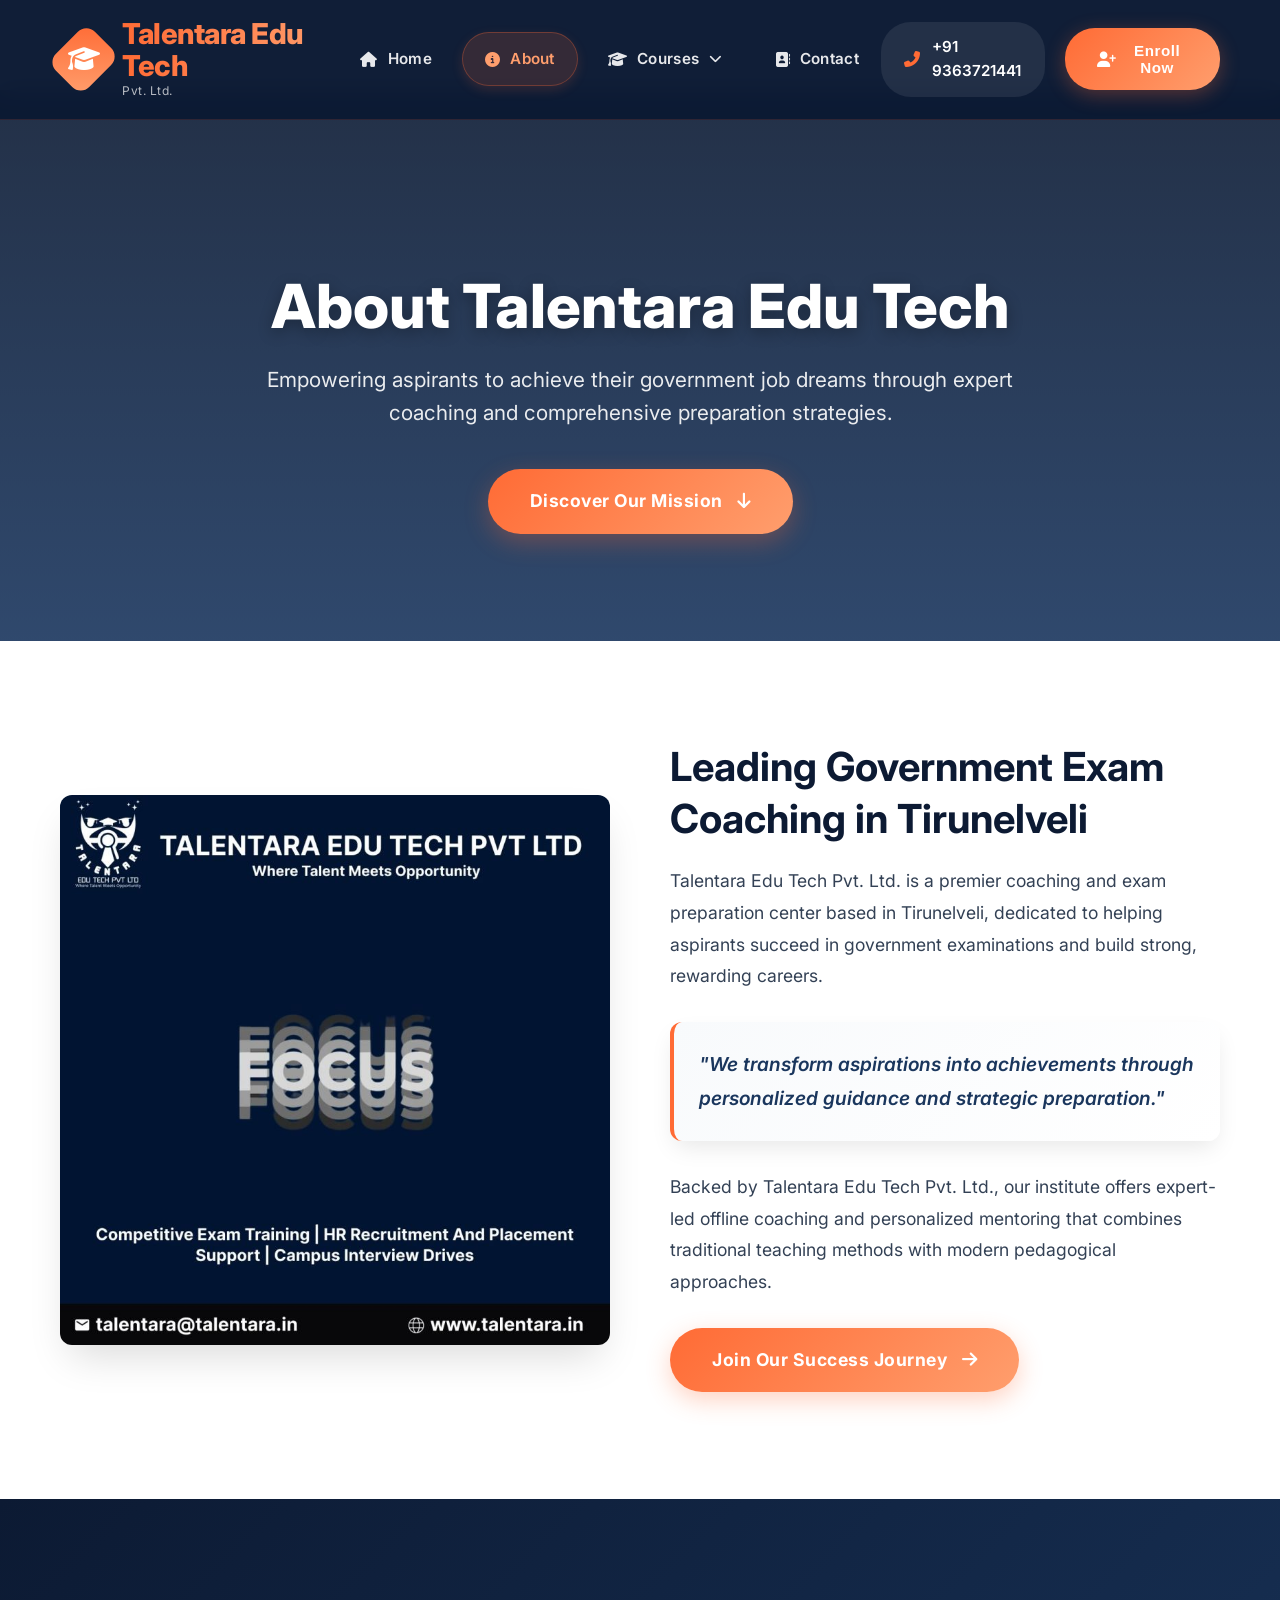
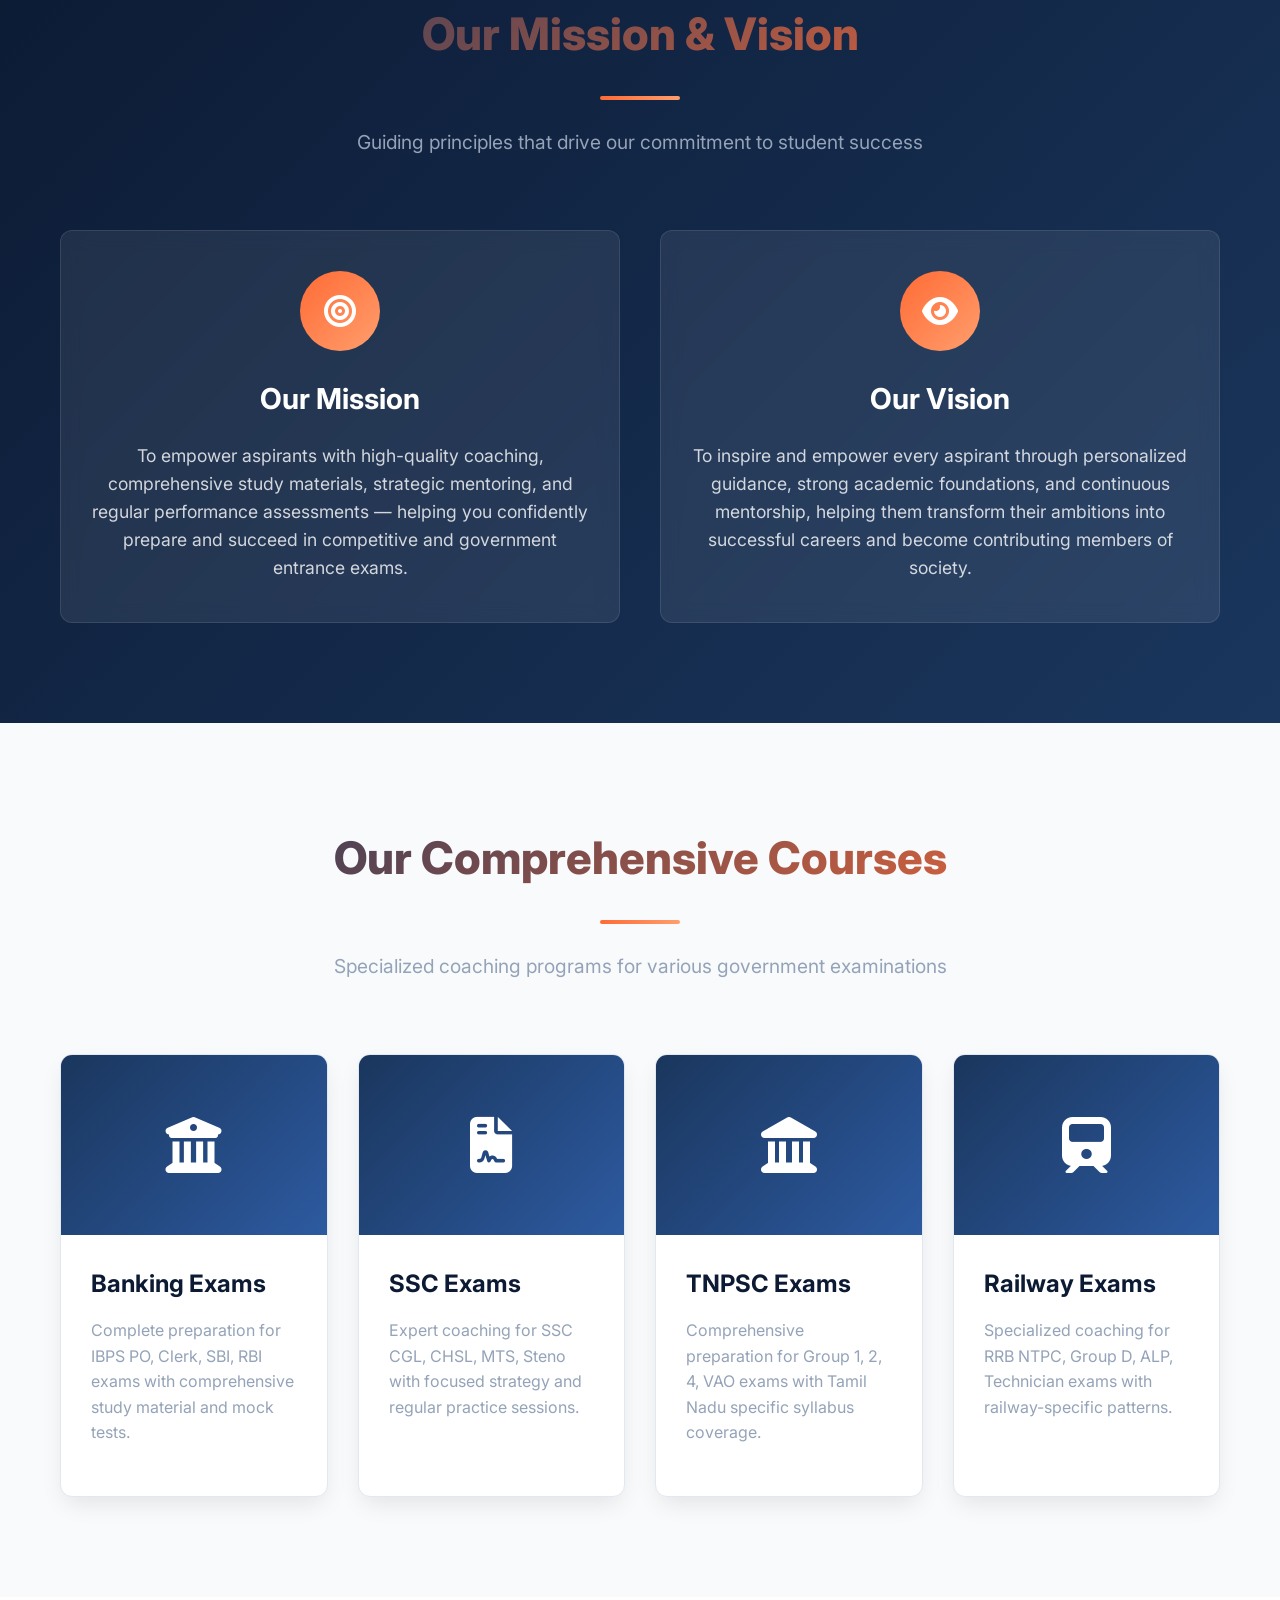
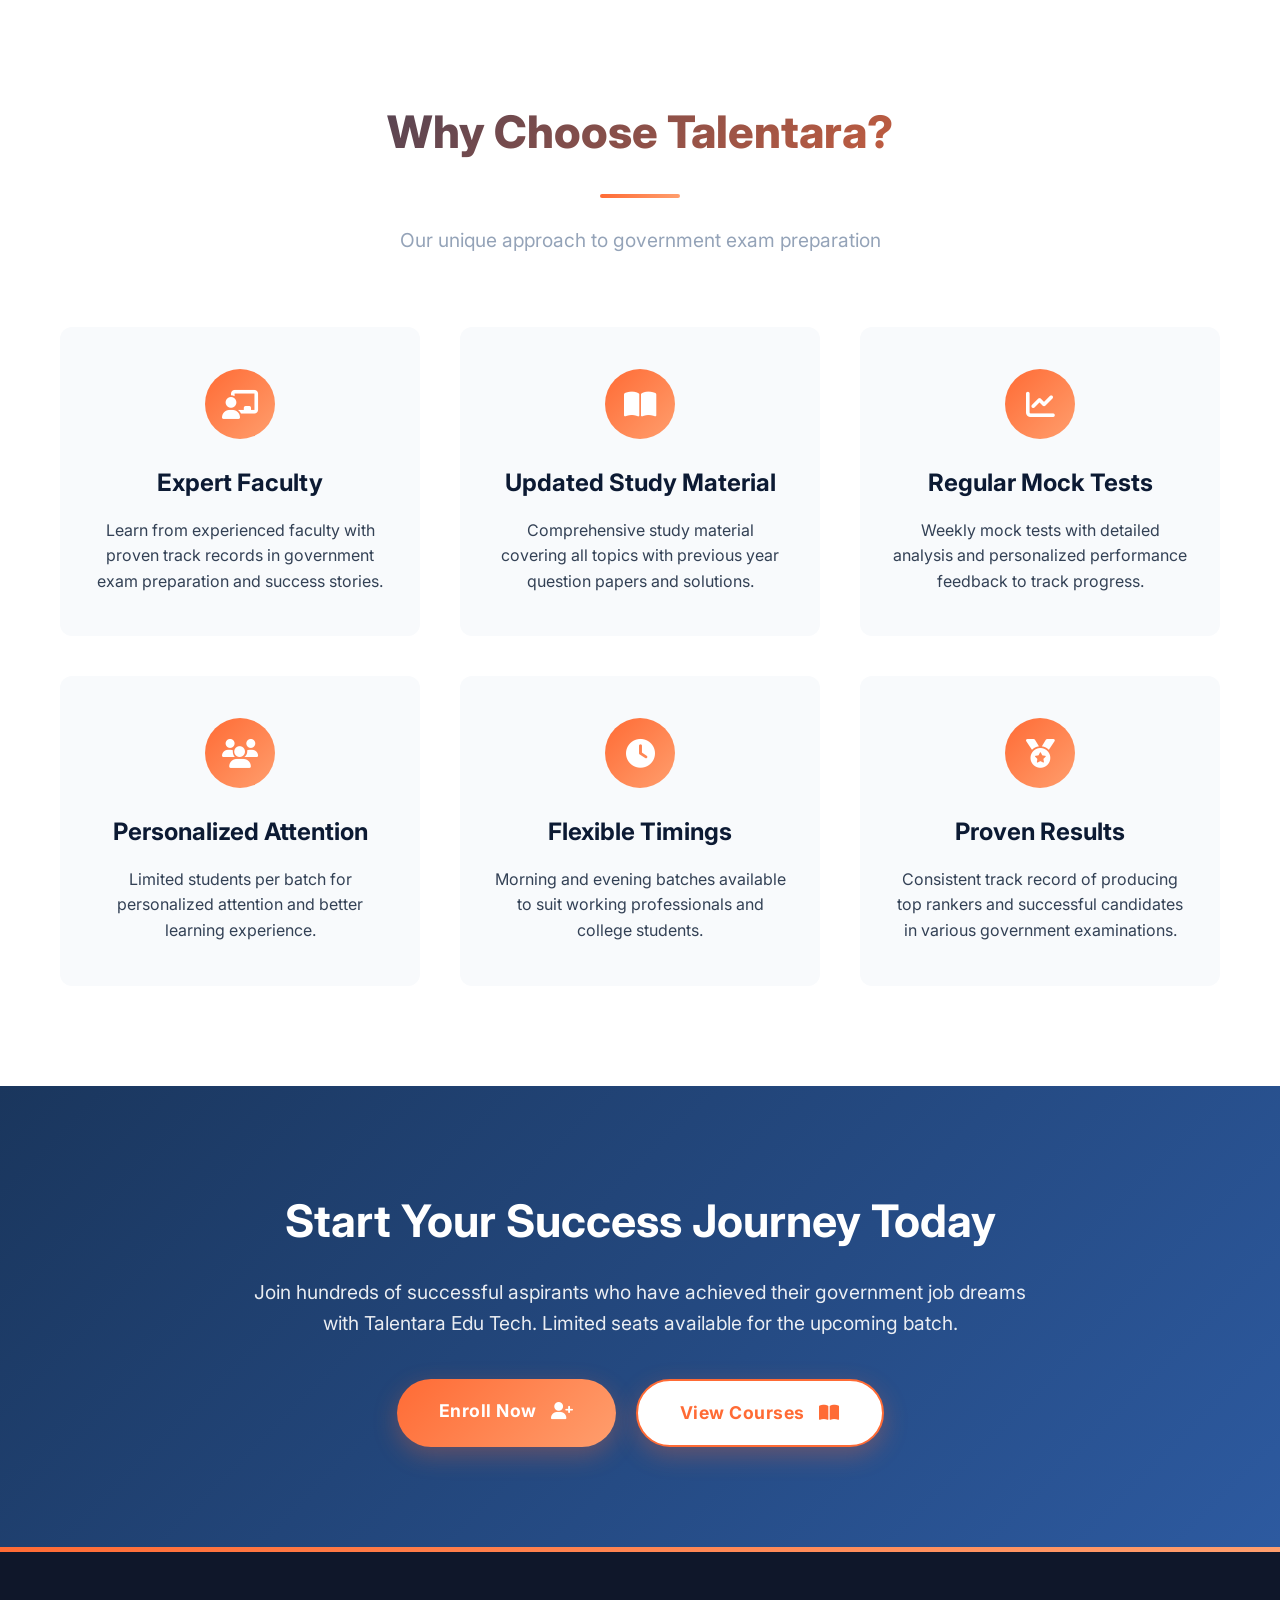
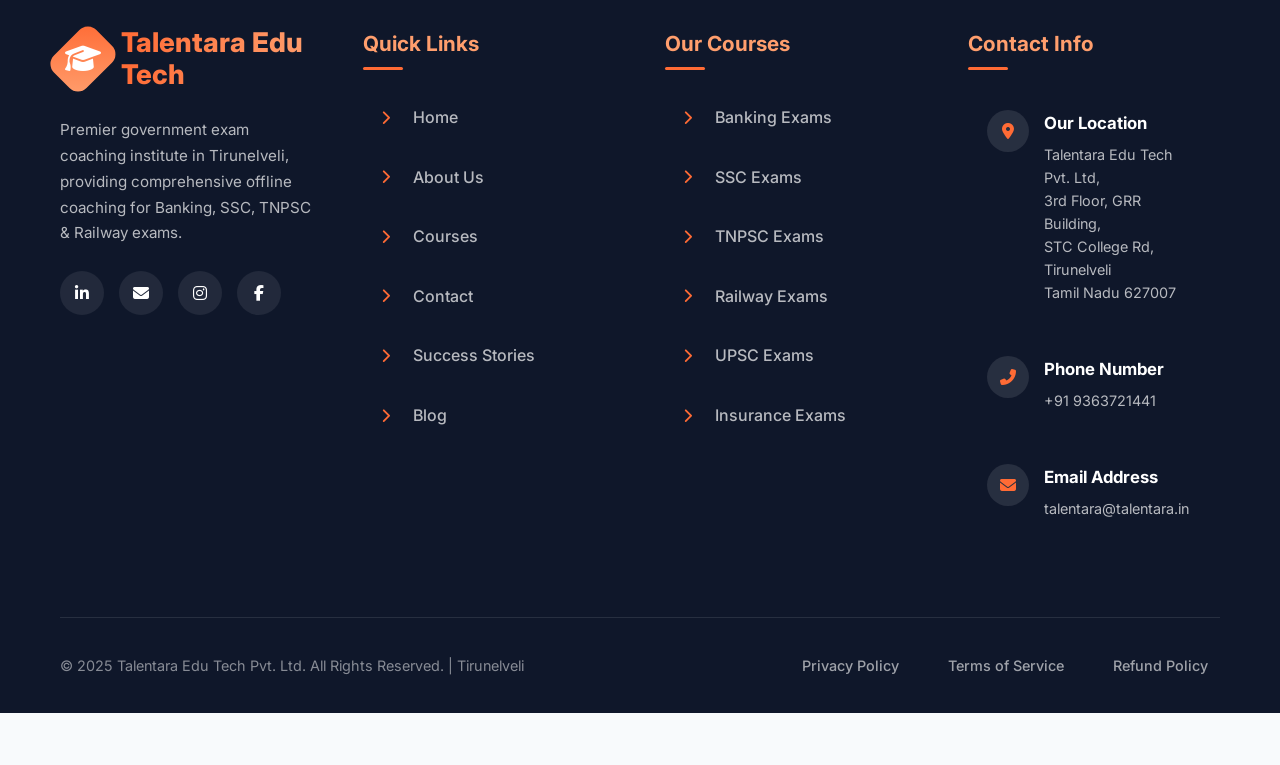
<file: about.html>
<!DOCTYPE html>
<html lang="en">
<head>
    <meta charset="UTF-8">
    <meta name="viewport" content="width=device-width, initial-scale=1.0">
    <title>About Us - Talentara Edu Tech</title>
    <link rel="stylesheet" href="https://cdnjs.cloudflare.com/ajax/libs/font-awesome/6.4.0/css/all.min.css">
    <link href="https://fonts.googleapis.com/css2?family=Poppins:wght@300;400;500;600;700;800&family=Inter:wght@300;400;500;600;700&display=swap" rel="stylesheet">
    <style>
        /* ====== GLOBAL RESET ====== */
        * {
            margin: 0;
            padding: 0;
            box-sizing: border-box;
        }
        
        :root {
            /* Fresh Color Palette */
            --primary-dark: #0c1a33;
            --primary-color: #1a365d;
            --secondary-color: #2d5aa0;
            --accent-color: #ff6b35;
            --accent-light: #ff9e6d;
            --light-bg: #f8fafc;
            --light-gray: #e2e8f0;
            --medium-gray: #94a3b8;
            --dark-gray: #334155;
            --white: #ffffff;
            --nav-bg: rgba(12, 26, 51, 0.98);
            --footer-bg: #0f172a;
            --card-shadow: 0 10px 25px -5px rgba(0, 0, 0, 0.1);
            --shadow-hover: 0 20px 40px -10px rgba(0, 0, 0, 0.15);
            --transition: all 0.3s cubic-bezier(0.4, 0, 0.2, 1);
            --border-radius: 12px;
            --glass-bg: rgba(255, 255, 255, 0.08);
            --glass-border: rgba(255, 255, 255, 0.15);
        }
        
        body {
            font-family: 'Inter', sans-serif;
            line-height: 1.6;
            color: var(--dark-gray);
            background-color: var(--light-bg);
            overflow-x: hidden;
            scroll-behavior: smooth;
        }
        
        .container {
            width: 100%;
            max-width: 1200px;
            margin: 0 auto;
            padding: 0 20px;
        }
        
        /* ====== UTILITY CLASSES ====== */
        .section-spacing {
            padding: 100px 0;
        }
        
        .section-title {
            text-align: center;
            margin-bottom: 70px;
            position: relative;
        }
        
        .section-title h2 {
            font-size: 2.8rem;
            font-weight: 800;
            color: var(--primary-dark);
            margin-bottom: 20px;
            background: linear-gradient(135deg, var(--primary-color), var(--accent-color));
            background-clip: text;
            -webkit-background-clip: text;
            -webkit-text-fill-color: transparent;
        }
        
        .section-title p {
            font-size: 1.2rem;
            color: var(--medium-gray);
            max-width: 700px;
            margin: 0 auto;
            line-height: 1.8;
        }
        
        .title-divider {
            width: 80px;
            height: 4px;
            background: linear-gradient(to right, var(--accent-color), var(--accent-light));
            margin: 25px auto;
            border-radius: 2px;
        }
        
        .btn {
            display: inline-block;
            padding: 18px 42px;
            background: linear-gradient(135deg, var(--accent-color), var(--accent-light));
            color: var(--white);
            text-decoration: none;
            font-weight: 700;
            border-radius: 50px;
            font-size: 1.1rem;
            transition: var(--transition);
            box-shadow: 0 8px 25px rgba(255, 107, 53, 0.3);
            border: none;
            cursor: pointer;
            letter-spacing: 0.5px;
            position: relative;
            overflow: hidden;
        }
        
        .btn::before {
            content: '';
            position: absolute;
            top: 0;
            left: -100%;
            width: 100%;
            height: 100%;
            background: linear-gradient(90deg, transparent, rgba(255, 255, 255, 0.3), transparent);
            transition: left 0.6s ease;
        }
        
        .btn:hover::before {
            left: 100%;
        }
        
        .btn:hover {
            transform: translateY(-5px);
            box-shadow: 0 12px 30px rgba(255, 107, 53, 0.4);
        }
        
        .btn i {
            margin-left: 10px;
            transition: transform 0.3s ease;
        }
        
        .btn:hover i {
            transform: translateX(5px);
        }
        
        .btn-light {
            background: var(--white);
            color: var(--accent-color);
            border: 2px solid var(--accent-color);
        }
        
        .btn-light:hover {
            background: linear-gradient(135deg, var(--accent-color), var(--accent-light));
            color: var(--white);
            border-color: transparent;
        }
        
        /* ====== MODERN NAVBAR - FRESH DESIGN ====== */
        .navbar-wrapper {
            position: fixed;
            top: 0;
            left: 0;
            width: 100%;
            z-index: 1000;
            background: var(--nav-bg);
            backdrop-filter: blur(12px);
            -webkit-backdrop-filter: blur(12px);
            border-bottom: 1px solid rgba(255, 107, 53, 0.15);
            transition: var(--transition);
            padding: 0;
        }
        
        .navbar-wrapper.scrolled {
            padding: 0;
            box-shadow: 0 5px 25px rgba(0, 0, 0, 0.15);
        }
        
        .navbar {
            display: flex;
            align-items: center;
            justify-content: space-between;
            padding: 18px 0;
        }
        
        /* Logo Section */
        .navbar-brand {
            display: flex;
            align-items: center;
            gap: 15px;
            text-decoration: none;
            z-index: 1001;
        }
        
        .logo-container {
            position: relative;
            width: 55px;
            height: 55px;
            display: flex;
            align-items: center;
            justify-content: center;
        }
        
        .logo-bg {
            position: absolute;
            width: 100%;
            height: 100%;
            background: linear-gradient(135deg, var(--accent-color), var(--accent-light));
            border-radius: 12px;
            transform: rotate(45deg);
            transition: var(--transition);
        }
        
        .navbar-brand:hover .logo-bg {
            transform: rotate(0deg);
        }
        
        .logo-icon {
            position: relative;
            font-size: 1.6rem;
            color: var(--white);
            z-index: 1;
        }
        
        .logo-text {
            display: flex;
            flex-direction: column;
        }
        
        .logo-text h2 {
            font-size: 1.8rem;
            font-weight: 800;
            background: linear-gradient(to right, var(--accent-color), var(--accent-light));
            background-clip: text;
            -webkit-background-clip: text;
            -webkit-text-fill-color: transparent;
            line-height: 1.1;
            letter-spacing: -0.5px;
        }
        
        .logo-text span {
            font-size: 0.75rem;
            color: rgba(255, 255, 255, 0.7);
            font-weight: 400;
            letter-spacing: 0.5px;
        }
        
        /* Navigation Menu */
        .navbar-nav {
            display: flex;
            list-style: none;
            gap: 8px;
            align-items: center;
        }
        
        .nav-item {
            position: relative;
        }
        
        .nav-link {
            color: rgba(255, 255, 255, 0.9);
            text-decoration: none;
            padding: 14px 22px;
            border-radius: 30px;
            font-weight: 600;
            font-size: 0.95rem;
            transition: var(--transition);
            display: flex;
            align-items: center;
            gap: 10px;
            position: relative;
            overflow: hidden;
            letter-spacing: 0.3px;
        }
        
        .nav-link::before {
            content: '';
            position: absolute;
            top: 0;
            left: -100%;
            width: 100%;
            height: 100%;
            background: linear-gradient(90deg, transparent, rgba(255, 107, 53, 0.2), transparent);
            transition: left 0.6s ease;
        }
        
        .nav-link:hover::before {
            left: 100%;
        }
        
        .nav-link:hover {
            background: var(--glass-bg);
            color: var(--accent-light);
            transform: translateY(-2px);
        }
        
        .nav-item.active .nav-link {
            background: rgba(255, 107, 53, 0.15);
            color: var(--accent-light);
            border: 1px solid rgba(255, 107, 53, 0.3);
            box-shadow: 0 4px 12px rgba(255, 107, 53, 0.15);
        }
        
        /* Dropdown Menu */
        .dropdown {
            position: relative;
        }
        
        .dropdown-menu {
            position: absolute;
            top: 100%;
            left: 0;
            background: rgba(15, 23, 42, 0.95);
            backdrop-filter: blur(15px);
            -webkit-backdrop-filter: blur(15px);
            border: 1px solid rgba(255, 107, 53, 0.25);
            border-radius: 12px;
            padding: 12px 0;
            min-width: 240px;
            opacity: 0;
            visibility: hidden;
            transform: translateY(12px);
            transition: all 0.3s ease;
            box-shadow: 0 15px 40px rgba(0, 0, 0, 0.2);
            z-index: 100;
        }
        
        .dropdown:hover .dropdown-menu {
            opacity: 1;
            visibility: visible;
            transform: translateY(8px);
        }
        
        .dropdown-item {
            color: rgba(255, 255, 255, 0.85);
            text-decoration: none;
            padding: 14px 24px;
            display: flex;
            align-items: center;
            gap: 12px;
            transition: var(--transition);
            border-left: 3px solid transparent;
            font-weight: 500;
        }
        
        .dropdown-item:hover {
            background: rgba(255, 107, 53, 0.1);
            color: var(--accent-light);
            border-left: 3px solid var(--accent-color);
            padding-left: 21px;
        }
        
        .dropdown-item i {
            width: 20px;
            text-align: center;
            color: var(--accent-color);
        }
        
        .dropdown-divider {
            height: 1px;
            background: rgba(255, 255, 255, 0.1);
            margin: 8px 20px;
        }
        
        /* Header Actions */
        .navbar-actions {
            display: flex;
            align-items: center;
            gap: 20px;
        }
        
        .contact-badge {
            display: flex;
            align-items: center;
            gap: 12px;
            background: rgba(255, 255, 255, 0.08);
            padding: 12px 22px;
            border-radius: 30px;
            transition: var(--transition);
            cursor: pointer;
            border: 1px solid transparent;
            position: relative;
            overflow: hidden;
        }
        
        .contact-badge::before {
            content: '';
            position: absolute;
            top: 0;
            left: -100%;
            width: 100%;
            height: 100%;
            background: linear-gradient(90deg, transparent, rgba(255, 107, 53, 0.2), transparent);
            transition: left 0.6s ease;
        }
        
        .contact-badge:hover::before {
            left: 100%;
        }
        
        .contact-badge:hover {
            background: rgba(255, 107, 53, 0.1);
            border-color: rgba(255, 107, 53, 0.3);
            transform: translateY(-2px);
        }
        
        .contact-badge i {
            color: var(--accent-color);
            font-size: 1rem;
            transition: var(--transition);
        }
        
        .contact-badge span {
            color: var(--white);
            font-size: 0.95rem;
            font-weight: 600;
            transition: var(--transition);
        }
        
        .contact-badge:hover i,
        .contact-badge:hover span {
            color: var(--accent-light);
        }
        
        .enroll-btn {
            background: linear-gradient(135deg, var(--accent-color), var(--accent-light));
            color: var(--white);
            border: none;
            padding: 14px 32px;
            border-radius: 30px;
            font-weight: 700;
            font-size: 0.95rem;
            cursor: pointer;
            transition: var(--transition);
            display: flex;
            align-items: center;
            gap: 10px;
            box-shadow: 0 5px 20px rgba(255, 107, 53, 0.3);
            position: relative;
            overflow: hidden;
            letter-spacing: 0.5px;
        }
        
        .enroll-btn::before {
            content: '';
            position: absolute;
            top: 0;
            left: -100%;
            width: 100%;
            height: 100%;
            background: linear-gradient(90deg, transparent, rgba(255, 255, 255, 0.3), transparent);
            transition: left 0.6s ease;
        }
        
        .enroll-btn:hover::before {
            left: 100%;
        }
        
        .enroll-btn:hover {
            transform: translateY(-3px);
            box-shadow: 0 8px 25px rgba(255, 107, 53, 0.4);
            background: linear-gradient(135deg, var(--accent-light), var(--accent-color));
        }
        
        /* Mobile Menu Toggle */
        .menu-toggle {
            display: none;
            background: none;
            border: none;
            color: var(--white);
            font-size: 1.6rem;
            cursor: pointer;
            padding: 8px;
            border-radius: 8px;
            transition: var(--transition);
            z-index: 1001;
        }
        
        .menu-toggle:hover {
            background: rgba(255, 107, 53, 0.15);
            color: var(--accent-light);
        }
        
        /* ====== ABOUT HERO SECTION ====== */
        .about-hero {
            background: linear-gradient(rgba(12, 26, 51, 0.9), rgba(26, 53, 93, 0.9)), url('https://images.unsplash.com/photo-1523050854058-8df90110c9f1?ixlib=rb-4.0.3&auto=format&fit=crop&w=1600&q=80');
            background-size: cover;
            background-position: center;
            color: var(--white);
            padding: 180px 0 100px;
            position: relative;
            overflow: hidden;
            margin-top: 90px;
            text-align: center;
        }
        
        .about-hero-content {
            max-width: 800px;
            margin: 0 auto;
        }
        
        .about-hero h1 {
            font-size: 3.8rem;
            font-weight: 800;
            line-height: 1.2;
            margin-bottom: 20px;
            text-shadow: 0 4px 15px rgba(0, 0, 0, 0.3);
        }
        
        .about-hero p {
            font-size: 1.3rem;
            margin-bottom: 40px;
            opacity: 0.9;
            line-height: 1.6;
        }
        
        .hero-highlight {
            color: var(--accent-light);
            font-weight: 700;
        }
        
        /* ====== ABOUT INTRO SECTION ====== */
        .about-intro {
            padding: 100px 0;
            background: var(--white);
        }
        
        .intro-content {
            display: flex;
            align-items: center;
            gap: 60px;
            flex-wrap: wrap;
        }
        
        .intro-image {
            flex: 1;
            min-width: 300px;
            border-radius: var(--border-radius);
            overflow: hidden;
            box-shadow: var(--shadow-hover);
        }
        
        .intro-image img {
            width: 100%;
            height: auto;
            display: block;
            transition: var(--transition);
        }
        
        .intro-image:hover img {
            transform: scale(1.05);
        }
        
        .intro-text {
            flex: 1;
            min-width: 300px;
        }
        
        .intro-text h2 {
            font-size: 2.5rem;
            color: var(--primary-dark);
            margin-bottom: 20px;
            line-height: 1.3;
        }
        
        .intro-text p {
            font-size: 1.1rem;
            color: var(--dark-gray);
            line-height: 1.8;
            margin-bottom: 30px;
        }
        
        .highlight-box {
            background: linear-gradient(135deg, var(--light-bg), var(--white));
            border-left: 4px solid var(--accent-color);
            padding: 25px;
            border-radius: var(--border-radius);
            margin: 30px 0;
            box-shadow: var(--card-shadow);
        }
        
        .highlight-box p {
            font-size: 1.2rem;
            color: var(--primary-color);
            font-weight: 600;
            margin: 0;
            font-style: italic;
        }
        
        /* ====== MISSION VISION SECTION ====== */
        .mission-vision {
            background: linear-gradient(135deg, var(--primary-dark), var(--primary-color));
            color: var(--white);
            padding: 100px 0;
        }
        
        .mv-grid {
            display: grid;
            grid-template-columns: repeat(auto-fit, minmax(300px, 1fr));
            gap: 40px;
            margin-top: 50px;
        }
        
        .mv-card {
            background: rgba(255, 255, 255, 0.08);
            border-radius: var(--border-radius);
            padding: 40px 30px;
            text-align: center;
            border: 1px solid rgba(255, 255, 255, 0.1);
            transition: var(--transition);
            backdrop-filter: blur(10px);
        }
        
        .mv-card:hover {
            transform: translateY(-10px);
            background: rgba(255, 255, 255, 0.12);
            border-color: var(--accent-color);
        }
        
        .mv-icon {
            width: 80px;
            height: 80px;
            background: linear-gradient(135deg, var(--accent-color), var(--accent-light));
            border-radius: 50%;
            display: flex;
            align-items: center;
            justify-content: center;
            margin: 0 auto 25px;
            font-size: 2rem;
            color: var(--white);
            transition: var(--transition);
        }
        
        .mv-card:hover .mv-icon {
            transform: scale(1.1) rotate(5deg);
        }
        
        .mv-card h3 {
            font-size: 1.8rem;
            margin-bottom: 20px;
            color: var(--white);
        }
        
        .mv-card p {
            color: rgba(255, 255, 255, 0.8);
            line-height: 1.6;
            font-size: 1.1rem;
        }
        
        /* ====== COURSES SECTION ====== */
        .courses-about {
            padding: 100px 0;
            background: var(--light-bg);
        }
        
        .courses-grid {
            display: grid;
            grid-template-columns: repeat(auto-fit, minmax(250px, 1fr));
            gap: 30px;
            margin-top: 50px;
        }
        
        .course-card {
            background: var(--white);
            border-radius: var(--border-radius);
            overflow: hidden;
            box-shadow: var(--card-shadow);
            transition: var(--transition);
            position: relative;
            border: 1px solid var(--light-gray);
        }
        
        .course-card:hover {
            transform: translateY(-10px);
            box-shadow: var(--shadow-hover);
        }
        
        .course-icon {
            height: 180px;
            display: flex;
            align-items: center;
            justify-content: center;
            background: linear-gradient(135deg, var(--primary-color), var(--secondary-color));
            color: var(--white);
            font-size: 3.5rem;
        }
        
        .course-content {
            padding: 30px;
        }
        
        .course-content h3 {
            font-size: 1.5rem;
            color: var(--primary-dark);
            margin-bottom: 15px;
        }
        
        .course-content p {
            color: var(--medium-gray);
            margin-bottom: 20px;
            line-height: 1.6;
        }
        
        /* ====== WHY CHOOSE US SECTION ====== */
        .why-choose-us {
            padding: 100px 0;
            background: var(--white);
        }
        
        .features-grid {
            display: grid;
            grid-template-columns: repeat(auto-fit, minmax(300px, 1fr));
            gap: 40px;
            margin-top: 50px;
        }
        
        .feature-card {
            background: var(--light-bg);
            border-radius: var(--border-radius);
            padding: 40px 30px;
            text-align: center;
            border: 2px solid transparent;
            transition: var(--transition);
        }
        
        .feature-card:hover {
            transform: translateY(-10px);
            border-color: var(--accent-color);
            box-shadow: var(--shadow-hover);
        }
        
        .feature-icon {
            width: 70px;
            height: 70px;
            background: linear-gradient(135deg, var(--accent-color), var(--accent-light));
            border-radius: 50%;
            display: flex;
            align-items: center;
            justify-content: center;
            margin: 0 auto 25px;
            font-size: 1.8rem;
            color: var(--white);
            transition: var(--transition);
        }
        
        .feature-card:hover .feature-icon {
            transform: scale(1.1);
        }
        
        .feature-card h3 {
            font-size: 1.5rem;
            margin-bottom: 15px;
            color: var(--primary-dark);
        }
        
        .feature-card p {
            color: var(--dark-gray);
            line-height: 1.6;
        }
        
        /* ====== CTA SECTION ====== */
        .about-cta {
            background: linear-gradient(135deg, var(--primary-color), var(--secondary-color));
            color: var(--white);
            text-align: center;
            padding: 100px 0;
            position: relative;
            overflow: hidden;
        }
        
        .about-cta-content {
            max-width: 800px;
            margin: 0 auto;
            position: relative;
            z-index: 2;
        }
        
        .about-cta h2 {
            font-size: 2.8rem;
            margin-bottom: 20px;
            color: var(--white);
        }
        
        .about-cta p {
            font-size: 1.2rem;
            margin-bottom: 40px;
            opacity: 0.9;
            line-height: 1.6;
        }
        
        .cta-buttons {
            display: flex;
            gap: 20px;
            justify-content: center;
            flex-wrap: wrap;
            margin-top: 40px;
        }
        
        /* ====== MODERN FOOTER ====== */
        .footer-wrapper {
            background: var(--footer-bg);
            color: var(--white);
            padding: 80px 0 0;
            position: relative;
            overflow: hidden;
        }
        
        .footer-wrapper::before {
            content: '';
            position: absolute;
            top: 0;
            left: 0;
            width: 100%;
            height: 5px;
            background: linear-gradient(90deg, var(--accent-color), var(--accent-light));
        }
        
        .footer-top {
            padding-bottom: 60px;
            border-bottom: 1px solid rgba(255, 255, 255, 0.1);
        }
        
        .footer-content {
            display: grid;
            grid-template-columns: repeat(auto-fit, minmax(250px, 1fr));
            gap: 50px;
        }
        
        .footer-brand {
            margin-bottom: 25px;
        }
        
        .footer-logo {
            display: flex;
            align-items: center;
            gap: 15px;
            text-decoration: none;
            margin-bottom: 25px;
        }
        
        .footer-logo-container {
            position: relative;
            width: 60px;
            height: 60px;
            display: flex;
            align-items: center;
            justify-content: center;
        }
        
        .footer-logo-bg {
            position: absolute;
            width: 100%;
            height: 100%;
            background: linear-gradient(135deg, var(--accent-color), var(--accent-light));
            border-radius: 12px;
            transform: rotate(45deg);
            transition: var(--transition);
        }
        
        .footer-logo:hover .footer-logo-bg {
            transform: rotate(0deg);
        }
        
        .footer-logo-icon {
            position: relative;
            font-size: 1.8rem;
            color: var(--white);
            z-index: 1;
        }
        
        .footer-logo-text h3 {
            font-size: 1.7rem;
            font-weight: 800;
            background: linear-gradient(to right, var(--accent-color), var(--accent-light));
            background-clip: text;
            -webkit-background-clip: text;
            -webkit-text-fill-color: transparent;
            line-height: 1.2;
        }
        
        .footer-description {
            color: rgba(255, 255, 255, 0.7);
            line-height: 1.7;
            margin-bottom: 25px;
            font-size: 0.95rem;
        }
        
        .footer-social {
            display: flex;
            gap: 15px;
        }
        
        .social-link {
            width: 44px;
            height: 44px;
            background: rgba(255, 255, 255, 0.08);
            border-radius: 50%;
            display: flex;
            align-items: center;
            justify-content: center;
            color: var(--white);
            text-decoration: none;
            transition: var(--transition);
            position: relative;
            overflow: hidden;
            border: 1px solid transparent;
        }
        
        .social-link::before {
            content: '';
            position: absolute;
            top: 0;
            left: 0;
            width: 100%;
            height: 100%;
            background: linear-gradient(135deg, var(--accent-color), var(--accent-light));
            opacity: 0;
            transition: opacity 0.3s ease;
        }
        
        .social-link i {
            position: relative;
            z-index: 1;
            transition: var(--transition);
        }
        
        .social-link:hover::before {
            opacity: 1;
        }
        
        .social-link:hover {
            transform: translateY(-5px);
            box-shadow: 0 5px 15px rgba(255, 107, 53, 0.3);
            border-color: var(--accent-color);
        }
        
        .social-link:hover i {
            color: var(--white);
            transform: scale(1.1);
        }
        
        .footer-column h4 {
            font-size: 1.3rem;
            color: var(--accent-light);
            margin-bottom: 25px;
            padding-bottom: 10px;
            position: relative;
            font-weight: 700;
        }
        
        .footer-column h4::after {
            content: '';
            position: absolute;
            bottom: 0;
            left: 0;
            width: 40px;
            height: 3px;
            background: var(--accent-color);
            border-radius: 2px;
        }
        
        .footer-links {
            list-style: none;
        }
        
        .footer-links li {
            margin-bottom: 14px;
        }
        
        .footer-links a {
            color: rgba(255, 255, 255, 0.7);
            text-decoration: none;
            transition: var(--transition);
            display: flex;
            align-items: center;
            gap: 12px;
            padding: 10px 15px;
            border-radius: 8px;
            border-left: 3px solid transparent;
            font-weight: 500;
        }
        
        .footer-links a:hover {
            background: rgba(255, 107, 53, 0.1);
            color: var(--accent-light);
            transform: translateX(8px);
            border-left: 3px solid var(--accent-color);
        }
        
        .footer-links a i {
            color: var(--accent-color);
            width: 20px;
            font-size: 0.9rem;
            transition: var(--transition);
        }
        
        .footer-links a:hover i {
            transform: scale(1.1);
            color: var(--accent-light);
        }
        
        .contact-info {
            margin-top: 20px;
        }
        
        .contact-item {
            display: flex;
            align-items: flex-start;
            gap: 15px;
            margin-bottom: 22px;
            color: rgba(255, 255, 255, 0.7);
            padding: 14px 18px;
            border-radius: 10px;
            transition: var(--transition);
            border: 1px solid transparent;
        }
        
        .contact-item:hover {
            background: rgba(255, 107, 53, 0.08);
            border-color: rgba(255, 107, 53, 0.2);
            transform: translateY(-3px);
        }
        
        .contact-icon {
            background: rgba(255, 255, 255, 0.1);
            width: 42px;
            height: 42px;
            border-radius: 50%;
            display: flex;
            align-items: center;
            justify-content: center;
            color: var(--accent-color);
            flex-shrink: 0;
            transition: var(--transition);
        }
        
        .contact-item:hover .contact-icon {
            background: var(--accent-color);
            color: var(--white);
            transform: scale(1.1);
        }
        
        .contact-details h5 {
            color: var(--white);
            margin-bottom: 6px;
            font-size: 1.05rem;
            transition: var(--transition);
        }
        
        .contact-item:hover .contact-details h5 {
            color: var(--accent-light);
        }
        
        .contact-details p {
            font-size: 0.9rem;
            line-height: 1.6;
            transition: var(--transition);
        }
        
        .contact-item:hover .contact-details p {
            color: rgba(255, 255, 255, 0.9);
        }
        
        .newsletter-box {
            background: rgba(255, 255, 255, 0.05);
            border-radius: 12px;
            padding: 28px;
            border: 1px solid rgba(255, 107, 53, 0.2);
            transition: var(--transition);
        }
        
        .newsletter-box:hover {
            border-color: var(--accent-color);
            box-shadow: 0 10px 20px rgba(0, 0, 0, 0.1);
        }
        
        .newsletter-box p {
            color: rgba(255, 255, 255, 0.7);
            margin-bottom: 22px;
            line-height: 1.7;
            font-size: 0.95rem;
        }
        
        .newsletter-form {
            display: flex;
            flex-direction: column;
            gap: 16px;
        }
        
        .newsletter-form input {
            padding: 16px 22px;
            border: 1px solid rgba(255, 255, 255, 0.1);
            border-radius: 8px;
            background: rgba(255, 255, 255, 0.07);
            color: var(--white);
            font-family: 'Inter', sans-serif;
            font-size: 0.95rem;
            transition: var(--transition);
        }
        
        .newsletter-form input:focus {
            outline: none;
            border-color: var(--accent-color);
            background: rgba(255, 255, 255, 0.1);
            box-shadow: 0 0 0 3px rgba(255, 107, 53, 0.1);
        }
        
        .newsletter-form input::placeholder {
            color: rgba(255, 255, 255, 0.5);
        }
        
        .newsletter-form button {
            padding: 16px 22px;
            background: linear-gradient(135deg, var(--accent-color), var(--accent-light));
            color: var(--white);
            border: none;
            border-radius: 8px;
            font-weight: 700;
            font-size: 0.95rem;
            cursor: pointer;
            transition: var(--transition);
            display: flex;
            align-items: center;
            justify-content: center;
            gap: 10px;
            position: relative;
            overflow: hidden;
        }
        
        .newsletter-form button::before {
            content: '';
            position: absolute;
            top: 0;
            left: -100%;
            width: 100%;
            height: 100%;
            background: linear-gradient(90deg, transparent, rgba(255, 255, 255, 0.3), transparent);
            transition: left 0.6s ease;
        }
        
        .newsletter-form button:hover::before {
            left: 100%;
        }
        
        .newsletter-form button:hover {
            transform: translateY(-2px);
            box-shadow: 0 5px 15px rgba(255, 107, 53, 0.3);
        }
        
        .footer-bottom {
            padding: 30px 0;
            display: flex;
            justify-content: space-between;
            align-items: center;
        }
        
        .copyright {
            color: rgba(255, 255, 255, 0.5);
            font-size: 0.9rem;
        }
        
        .footer-menu {
            display: flex;
            gap: 25px;
        }
        
        .footer-menu a {
            color: rgba(255, 255, 255, 0.6);
            text-decoration: none;
            font-size: 0.9rem;
            transition: var(--transition);
            padding: 6px 12px;
            border-radius: 4px;
            font-weight: 500;
        }
        
        .footer-menu a:hover {
            color: var(--accent-light);
            background: rgba(255, 107, 53, 0.1);
            transform: translateY(-2px);
        }
        
        .back-to-top {
            position: fixed;
            bottom: 30px;
            right: 30px;
            width: 52px;
            height: 52px;
            background: linear-gradient(135deg, var(--accent-color), var(--accent-light));
            color: var(--white);
            border-radius: 50%;
            display: flex;
            align-items: center;
            justify-content: center;
            font-size: 1.2rem;
            cursor: pointer;
            box-shadow: 0 5px 20px rgba(255, 107, 53, 0.3);
            z-index: 100;
            opacity: 0;
            visibility: hidden;
            transition: var(--transition);
            border: none;
            position: relative;
            overflow: hidden;
        }
        
        .back-to-top::before {
            content: '';
            position: absolute;
            top: 0;
            left: -100%;
            width: 100%;
            height: 100%;
            background: linear-gradient(90deg, transparent, rgba(255, 255, 255, 0.3), transparent);
            transition: left 0.6s ease;
        }
        
        .back-to-top:hover::before {
            left: 100%;
        }
        
        .back-to-top.show {
            opacity: 1;
            visibility: visible;
        }
        
        .back-to-top:hover {
            transform: translateY(-5px) scale(1.1);
            box-shadow: 0 10px 25px rgba(255, 107, 53, 0.4);
        }
        
        /* ====== RESPONSIVE DESIGN ====== */
        @media (max-width: 1100px) {
            .container {
                max-width: 100%;
                padding: 0 25px;
            }
        }
        
        @media (max-width: 992px) {
            .menu-toggle {
                display: block;
            }
            
            .navbar-nav {
                position: fixed;
                top: 0;
                left: -100%;
                width: 85%;
                height: 100vh;
                background: rgba(15, 23, 42, 0.98);
                backdrop-filter: blur(15px);
                -webkit-backdrop-filter: blur(15px);
                flex-direction: column;
                align-items: flex-start;
                padding: 100px 40px 40px;
                transition: left 0.4s ease;
                z-index: 999;
                box-shadow: 10px 0 30px rgba(0, 0, 0, 0.2);
                border-right: 1px solid rgba(255, 107, 53, 0.2);
            }
            
            .navbar-nav.active {
                left: 0;
            }
            
            .nav-item {
                width: 100%;
            }
            
            .nav-link {
                width: 100%;
                padding: 18px 25px;
                border-radius: 10px;
                font-size: 1.05rem;
            }
            
            .dropdown-menu {
                position: static;
                opacity: 1;
                visibility: visible;
                transform: none;
                background: rgba(255, 255, 255, 0.05);
                border: 1px solid rgba(255, 107, 53, 0.2);
                box-shadow: none;
                padding: 10px 0 10px 30px;
                display: none;
                margin-top: 10px;
                margin-left: 20px;
            }
            
            .dropdown.active .dropdown-menu {
                display: block;
            }
            
            .navbar-actions {
                display: none;
            }
            
            .about-hero h1 {
                font-size: 3rem;
            }
            
            .section-title h2 {
                font-size: 2.4rem;
            }
            
            .intro-content {
                flex-direction: column;
            }
            
            .footer-content {
                gap: 40px;
            }
            
            .footer-bottom {
                flex-direction: column;
                gap: 25px;
                text-align: center;
            }
            
            .cta-buttons {
                flex-direction: column;
                align-items: center;
            }
        }
        
        @media (max-width: 768px) {
            .container {
                padding: 0 20px;
            }
            
            .section-spacing {
                padding: 80px 0;
            }
            
            .about-hero {
                padding: 150px 0 80px;
            }
            
            .about-hero h1 {
                font-size: 2.5rem;
            }
            
            .about-hero p {
                font-size: 1.1rem;
            }
            
            .section-title h2 {
                font-size: 2.2rem;
            }
            
            .section-title p {
                font-size: 1.1rem;
            }
            
            .navbar-nav {
                width: 90%;
                padding: 100px 30px 30px;
            }
            
            .footer-logo {
                flex-direction: column;
                text-align: center;
                gap: 20px;
            }
            
            .footer-brand {
                text-align: center;
            }
            
            .footer-social {
                justify-content: center;
            }
            
            .back-to-top {
                bottom: 25px;
                right: 25px;
                width: 48px;
                height: 48px;
            }
        }
        
        @media (max-width: 576px) {
            .footer-content {
                grid-template-columns: 1fr;
                gap: 40px;
            }
            
            .footer-column {
                text-align: center;
            }
            
            .footer-column h4::after {
                left: 50%;
                transform: translateX(-50%);
            }
            
            .footer-links a {
                justify-content: center;
            }
            
            .contact-item {
                flex-direction: column;
                text-align: center;
                align-items: center;
            }
            
            .contact-icon {
                margin-bottom: 10px;
            }
            
            .footer-menu {
                flex-wrap: wrap;
                justify-content: center;
                gap: 15px;
            }
            
            .navbar {
                padding: 15px 0;
            }
            
            .logo-text h2 {
                font-size: 1.6rem;
            }
            
            .footer-logo-text h3 {
                font-size: 1.5rem;
            }
            
            .about-hero h1 {
                font-size: 2.2rem;
            }
            
            .btn {
                padding: 16px 32px;
                font-size: 1rem;
            }
            
            .section-title h2 {
                font-size: 2rem;
            }
            
            .title-divider {
                width: 60px;
            }
            
            .mv-card, .feature-card {
                padding: 30px 20px;
            }
        }
    </style>
</head>
<body>
    <!-- Modern Navbar -->
    <header class="navbar-wrapper" id="navbar">
        <div class="container">
            <nav class="navbar">
                <a href="index.html" class="navbar-brand">
                    <div class="logo-container">
                        <div class="logo-bg"></div>
                        <div class="logo-icon">
                            <i class="fas fa-graduation-cap"></i>
                        </div>
                    </div>
                    <div class="logo-text">
                        <h2>Talentara Edu Tech</h2>
                        <span>Pvt. Ltd.</span>
                    </div>
                </a>
                
                <button class="menu-toggle" id="menuToggle">
                    <i class="fas fa-bars"></i>
                </button>
                
                <ul class="navbar-nav" id="navbarNav">
                    <li class="nav-item">
                        <a href="index.html" class="nav-link">
                            <i class="fas fa-home"></i>
                            <span>Home</span>
                        </a>
                    </li>
                    <li class="nav-item active">
                        <a href="about.html" class="nav-link">
                            <i class="fas fa-info-circle"></i>
                            <span>About</span>
                        </a>
                    </li>
                    <li class="nav-item dropdown">
                        <a href="services.html" class="nav-link">
                            <i class="fas fa-graduation-cap"></i>
                            <span>Courses</span>
                            <i class="fas fa-chevron-down" style="font-size: 0.8rem; margin-left: auto;"></i>
                        </a>
                        <div class="dropdown-menu">
                            <a href="services.html#banking" class="dropdown-item">
                                <i class="fas fa-university"></i>
                                <span>Banking Exams</span>
                            </a>
                            <a href="services.html#ssc" class="dropdown-item">
                                <i class="fas fa-file-contract"></i>
                                <span>SSC Exams</span>
                            </a>
                            <a href="services.html#tnpsc" class="dropdown-item">
                                <i class="fas fa-landmark"></i>
                                <span>TNPSC Exams</span>
                            </a>
                            <a href="services.html#railway" class="dropdown-item">
                                <i class="fas fa-train"></i>
                                <span>Railway Exams</span>
                            </a>
                            <div class="dropdown-divider"></div>
                            <a href="services.html" class="dropdown-item">
                                <i class="fas fa-list"></i>
                                <span>All Courses</span>
                            </a>
                        </div>
                    </li>
                    <li class="nav-item">
                        <a href="contact.html" class="nav-link">
                            <i class="fas fa-address-book"></i>
                            <span>Contact</span>
                        </a>
                    </li>
                </ul>
                
                <div class="navbar-actions">
                    <div class="contact-badge" onclick="window.location.href='tel:+919363721441'">
                        <i class="fas fa-phone-alt"></i>
                        <span>+91 9363721441</span>
                    </div>
                    <button class="enroll-btn" onclick="window.location.href='contact.html'">
                        <i class="fas fa-user-plus"></i>
                        <span>Enroll Now</span>
                    </button>
                </div>
            </nav>
        </div>
    </header>

    <!-- About Hero Section -->
    <section class="about-hero">
        <div class="container">
            <div class="about-hero-content">
                <h1>About Talentara Edu Tech</h1>
                <p>Empowering aspirants to achieve their government job dreams through expert coaching and comprehensive preparation strategies.</p>
                <a href="#mission" class="btn">Discover Our Mission <i class="fas fa-arrow-down"></i></a>
            </div>
        </div>
    </section>

    <!-- About Introduction -->
    <section class="about-intro section-spacing">
        <div class="container">
            <div class="intro-content">
                <div class="intro-image">
                    <img src="images/1763124139907.jpeg" alt="Talentara Edu Tech Institute">
                </div>
                <div class="intro-text">
                    <h2>Leading Government Exam Coaching in Tirunelveli</h2>
                    <p>Talentara Edu Tech Pvt. Ltd. is a premier coaching and exam preparation center based in Tirunelveli, dedicated to helping aspirants succeed in government examinations and build strong, rewarding careers.</p>
                    
                    <div class="highlight-box">
                        <p>"We transform aspirations into achievements through personalized guidance and strategic preparation."</p>
                    </div>
                    
                    <p>Backed by Talentara Edu Tech Pvt. Ltd., our institute offers expert-led offline coaching and personalized mentoring that combines traditional teaching methods with modern pedagogical approaches.</p>
                    
                    <a href="contact.html" class="btn">Join Our Success Journey <i class="fas fa-arrow-right"></i></a>
                </div>
            </div>
        </div>
    </section>

    <!-- Mission & Vision Section -->
    <section class="mission-vision section-spacing" id="mission">
        <div class="container">
            <div class="section-title">
                <h2>Our Mission & Vision</h2>
                <div class="title-divider"></div>
                <p>Guiding principles that drive our commitment to student success</p>
            </div>
            
            <div class="mv-grid">
                <div class="mv-card">
                    <div class="mv-icon">
                        <i class="fas fa-bullseye"></i>
                    </div>
                    <h3>Our Mission</h3>
                    <p>To empower aspirants with high-quality coaching, comprehensive study materials, strategic mentoring, and regular performance assessments — helping you confidently prepare and succeed in competitive and government entrance exams.</p>
                </div>
                
                <div class="mv-card">
                    <div class="mv-icon">
                        <i class="fas fa-eye"></i>
                    </div>
                    <h3>Our Vision</h3>
                    <p>To inspire and empower every aspirant through personalized guidance, strong academic foundations, and continuous mentorship, helping them transform their ambitions into successful careers and become contributing members of society.</p>
                </div>
            </div>
        </div>
    </section>

    <!-- Courses Offered -->
    <section class="courses-about section-spacing">
        <div class="container">
            <div class="section-title">
                <h2>Our Comprehensive Courses</h2>
                <div class="title-divider"></div>
                <p>Specialized coaching programs for various government examinations</p>
            </div>
            
            <div class="courses-grid">
                <div class="course-card">
                    <div class="course-icon">
                        <i class="fas fa-university"></i>
                    </div>
                    <div class="course-content">
                        <h3>Banking Exams</h3>
                        <p>Complete preparation for IBPS PO, Clerk, SBI, RBI exams with comprehensive study material and mock tests.</p>
                    </div>
                </div>
                
                <div class="course-card">
                    <div class="course-icon">
                        <i class="fas fa-file-contract"></i>
                    </div>
                    <div class="course-content">
                        <h3>SSC Exams</h3>
                        <p>Expert coaching for SSC CGL, CHSL, MTS, Steno with focused strategy and regular practice sessions.</p>
                    </div>
                </div>
                
                <div class="course-card">
                    <div class="course-icon">
                        <i class="fas fa-landmark"></i>
                    </div>
                    <div class="course-content">
                        <h3>TNPSC Exams</h3>
                        <p>Comprehensive preparation for Group 1, 2, 4, VAO exams with Tamil Nadu specific syllabus coverage.</p>
                    </div>
                </div>
                
                <div class="course-card">
                    <div class="course-icon">
                        <i class="fas fa-train"></i>
                    </div>
                    <div class="course-content">
                        <h3>Railway Exams</h3>
                        <p>Specialized coaching for RRB NTPC, Group D, ALP, Technician exams with railway-specific patterns.</p>
                    </div>
                </div>
            </div>
        </div>
    </section>

    <!-- Why Choose Us Section -->
    <section class="why-choose-us section-spacing">
        <div class="container">
            <div class="section-title">
                <h2>Why Choose Talentara?</h2>
                <div class="title-divider"></div>
                <p>Our unique approach to government exam preparation</p>
            </div>
            
            <div class="features-grid">
                <div class="feature-card">
                    <div class="feature-icon">
                        <i class="fas fa-chalkboard-teacher"></i>
                    </div>
                    <h3>Expert Faculty</h3>
                    <p>Learn from experienced faculty with proven track records in government exam preparation and success stories.</p>
                </div>
                
                <div class="feature-card">
                    <div class="feature-icon">
                        <i class="fas fa-book-open"></i>
                    </div>
                    <h3>Updated Study Material</h3>
                    <p>Comprehensive study material covering all topics with previous year question papers and solutions.</p>
                </div>
                
                <div class="feature-card">
                    <div class="feature-icon">
                        <i class="fas fa-chart-line"></i>
                    </div>
                    <h3>Regular Mock Tests</h3>
                    <p>Weekly mock tests with detailed analysis and personalized performance feedback to track progress.</p>
                </div>
                
                <div class="feature-card">
                    <div class="feature-icon">
                        <i class="fas fa-users"></i>
                    </div>
                    <h3>Personalized Attention</h3>
                    <p>Limited students per batch for personalized attention and better learning experience.</p>
                </div>
                
                <div class="feature-card">
                    <div class="feature-icon">
                        <i class="fas fa-clock"></i>
                    </div>
                    <h3>Flexible Timings</h3>
                    <p>Morning and evening batches available to suit working professionals and college students.</p>
                </div>
                
                <div class="feature-card">
                    <div class="feature-icon">
                        <i class="fas fa-medal"></i>
                    </div>
                    <h3>Proven Results</h3>
                    <p>Consistent track record of producing top rankers and successful candidates in various government examinations.</p>
                </div>
            </div>
        </div>
    </section>

    <!-- CTA Section -->
    <section class="about-cta section-spacing">
        <div class="container">
            <div class="about-cta-content">
                <h2>Start Your Success Journey Today</h2>
                <p>Join hundreds of successful aspirants who have achieved their government job dreams with Talentara Edu Tech. Limited seats available for the upcoming batch.</p>
                
                <div class="cta-buttons">
                    <a href="contact.html" class="btn">Enroll Now <i class="fas fa-user-plus"></i></a>
                    <a href="services.html" class="btn btn-light">View Courses <i class="fas fa-book-open"></i></a>
                </div>
            </div>
        </div>
    </section>

    <!-- Modern Footer -->
    <footer class="footer-wrapper">
        <div class="container">
            <div class="footer-top">
                <div class="footer-content">
                    <!-- Brand Column -->
                    <div class="footer-column">
                        <div class="footer-brand">
                            <a href="index.html" class="footer-logo">
                                <div class="footer-logo-container">
                                    <div class="footer-logo-bg"></div>
                                    <div class="footer-logo-icon">
                                        <i class="fas fa-graduation-cap"></i>
                                    </div>
                                </div>
                                <div class="footer-logo-text">
                                    <h3>Talentara Edu Tech</h3>
                                </div>
                            </a>
                            <p class="footer-description">
                                Premier government exam coaching institute in Tirunelveli, providing comprehensive offline coaching for Banking, SSC, TNPSC & Railway exams.
                            </p>
                            <div class="footer-social">
                                <a href="https://www.linkedin.com/company/talentara-edu-tech-pvt-ltd/" target="_blank" class="social-link" title="LinkedIn">
                                    <i class="fab fa-linkedin-in"></i>
                                </a>
                                <a href="https://mail.google.com/mail/u/0/#inbox?compose=CllgCJTNHzSCfDSDxnxhnjBwVMjzdllhRHSvcBtjPtpVjkdxTDDlFjkBzjkSHCjwVKFVlbCjrHL" target="_blank" class="social-link" title="Email">
                                    <i class="fas fa-envelope"></i>
                                </a>
                                <a href="https://www.instagram.com/talentarabusinesssolutions/" target="_blank" class="social-link" title="Instagram">
                                    <i class="fab fa-instagram"></i>
                                </a>
                                <a href="#" target="_blank" class="social-link" title="Facebook">
                                    <i class="fab fa-facebook-f"></i>
                                </a>
                            </div>
                        </div>
                    </div>
                    
                    <!-- Quick Links Column -->
                    <div class="footer-column">
                        <h4>Quick Links</h4>
                        <ul class="footer-links">
                            <li><a href="index.html"><i class="fas fa-chevron-right"></i> Home</a></li>
                            <li><a href="about.html"><i class="fas fa-chevron-right"></i> About Us</a></li>
                            <li><a href="services.html"><i class="fas fa-chevron-right"></i> Courses</a></li>
                            <li><a href="contact.html"><i class="fas fa-chevron-right"></i> Contact</a></li>
                            <li><a href="#"><i class="fas fa-chevron-right"></i> Success Stories</a></li>
                            <li><a href="#"><i class="fas fa-chevron-right"></i> Blog</a></li>
                        </ul>
                    </div>
                    
                    <!-- Courses Column -->
                    <div class="footer-column">
                        <h4>Our Courses</h4>
                        <ul class="footer-links">
                            <li><a href="services.html#banking"><i class="fas fa-chevron-right"></i> Banking Exams</a></li>
                            <li><a href="services.html#ssc"><i class="fas fa-chevron-right"></i> SSC Exams</a></li>
                            <li><a href="services.html#tnpsc"><i class="fas fa-chevron-right"></i> TNPSC Exams</a></li>
                            <li><a href="services.html#railway"><i class="fas fa-chevron-right"></i> Railway Exams</a></li>
                            <li><a href="services.html#upsc"><i class="fas fa-chevron-right"></i> UPSC Exams</a></li>
                            <li><a href="services.html#insurance"><i class="fas fa-chevron-right"></i> Insurance Exams</a></li>
                        </ul>
                    </div>
                    
                    <!-- Contact Column -->
                    <div class="footer-column">
                        <h4>Contact Info</h4>
                        <div class="contact-info">
                            <div class="contact-item">
                                <div class="contact-icon">
                                    <i class="fas fa-map-marker-alt"></i>
                                </div>
                                <div class="contact-details">
                                    <h5>Our Location</h5>
                                    <p>Talentara Edu Tech Pvt. Ltd,<br>3rd Floor, GRR Building,<br>STC College Rd, Tirunelveli<br>Tamil Nadu 627007</p>
                                </div>
                            </div>
                            <div class="contact-item">
                                <div class="contact-icon">
                                    <i class="fas fa-phone-alt"></i>
                                </div>
                                <div class="contact-details">
                                    <h5>Phone Number</h5>
                                    <p>+91 9363721441</p>
                                </div>
                            </div>
                            <div class="contact-item">
                                <div class="contact-icon">
                                    <i class="fas fa-envelope"></i>
                                </div>
                                <div class="contact-details">
                                    <h5>Email Address</h5>
                                    <p>talentara@talentara.in</p>
                                </div>
                            </div>
                        </div>
                    </div>
                </div>
            </div>
            
            <div class="footer-bottom">
                <div class="copyright">
                    <p>© 2025 Talentara Edu Tech Pvt. Ltd. All Rights Reserved. | Tirunelveli</p>
                </div>
                <div class="footer-menu">
                    <a href="#">Privacy Policy</a>
                    <a href="#">Terms of Service</a>
                    <a href="#">Refund Policy</a>
                </div>
            </div>
        </div>
    </footer>

    <!-- Back to Top Button -->
    <button class="back-to-top" id="backToTop">
        <i class="fas fa-arrow-up"></i>
    </button>

    <script>
        // ====== NAVBAR SCROLL EFFECT ======
        const navbar = document.getElementById('navbar');
        
        window.addEventListener('scroll', () => {
            if (window.scrollY > 50) {
                navbar.classList.add('scrolled');
            } else {
                navbar.classList.remove('scrolled');
            }
        });
        
        // ====== MOBILE MENU TOGGLE ======
        const menuToggle = document.getElementById('menuToggle');
        const navbarNav = document.getElementById('navbarNav');
        const dropdowns = document.querySelectorAll('.dropdown');
        
        menuToggle.addEventListener('click', () => {
            navbarNav.classList.toggle('active');
            menuToggle.innerHTML = navbarNav.classList.contains('active') 
                ? '<i class="fas fa-times"></i>' 
                : '<i class="fas fa-bars"></i>';
        });
        
        // Mobile dropdown toggle
        dropdowns.forEach(dropdown => {
            const link = dropdown.querySelector('.nav-link');
            
            if (window.innerWidth <= 992) {
                link.addEventListener('click', (e) => {
                    if (dropdown.classList.contains('dropdown')) {
                        e.preventDefault();
                        dropdown.classList.toggle('active');
                        
                        // Close other dropdowns
                        dropdowns.forEach(otherDropdown => {
                            if (otherDropdown !== dropdown) {
                                otherDropdown.classList.remove('active');
                            }
                        });
                    }
                });
            }
        });
        
        // Close menu when clicking outside
        document.addEventListener('click', (e) => {
            if (window.innerWidth <= 992) {
                if (!navbarNav.contains(e.target) && !menuToggle.contains(e.target)) {
                    navbarNav.classList.remove('active');
                    menuToggle.innerHTML = '<i class="fas fa-bars"></i>';
                    dropdowns.forEach(dropdown => dropdown.classList.remove('active'));
                }
            }
        });
        
        // ====== BACK TO TOP BUTTON ======
        const backToTopButton = document.getElementById('backToTop');
        
        window.addEventListener('scroll', () => {
            if (window.scrollY > 300) {
                backToTopButton.classList.add('show');
            } else {
                backToTopButton.classList.remove('show');
            }
        });
        
        backToTopButton.addEventListener('click', () => {
            window.scrollTo({ top: 0, behavior: 'smooth' });
        });
        
        // ====== SMOOTH SCROLL FOR ANCHOR LINKS ======
        document.querySelectorAll('a[href^="#"]').forEach(anchor => {
            anchor.addEventListener('click', function (e) {
                e.preventDefault();
                
                const targetId = this.getAttribute('href');
                if (targetId === '#') return;
                
                const targetElement = document.querySelector(targetId);
                if (targetElement) {
                    window.scrollTo({
                        top: targetElement.offsetTop - 100,
                        behavior: 'smooth'
                    });
                    
                    // Close mobile menu if open
                    if (window.innerWidth <= 992 && navbarNav.classList.contains('active')) {
                        navbarNav.classList.remove('active');
                        menuToggle.innerHTML = '<i class="fas fa-bars"></i>';
                        dropdowns.forEach(dropdown => dropdown.classList.remove('active'));
                    }
                }
            });
        });
        
        // ====== ANIMATE ELEMENTS ON SCROLL ======
        const animateOnScroll = () => {
            const elements = document.querySelectorAll('.course-card, .mv-card, .feature-card, .intro-image, .intro-text');
            
            elements.forEach(element => {
                const elementPosition = element.getBoundingClientRect().top;
                const screenPosition = window.innerHeight / 1.2;
                
                if (elementPosition < screenPosition) {
                    element.style.opacity = '1';
                    element.style.transform = 'translateY(0)';
                }
            });
        };
        
        // Initialize animation states
        document.querySelectorAll('.course-card, .mv-card, .feature-card, .intro-image, .intro-text').forEach(element => {
            element.style.opacity = '0';
            element.style.transform = 'translateY(30px)';
            element.style.transition = 'opacity 0.5s ease, transform 0.5s ease';
        });
        
        window.addEventListener('scroll', animateOnScroll);
        setTimeout(animateOnScroll, 500);
    </script>
</body>
</html>
</file>
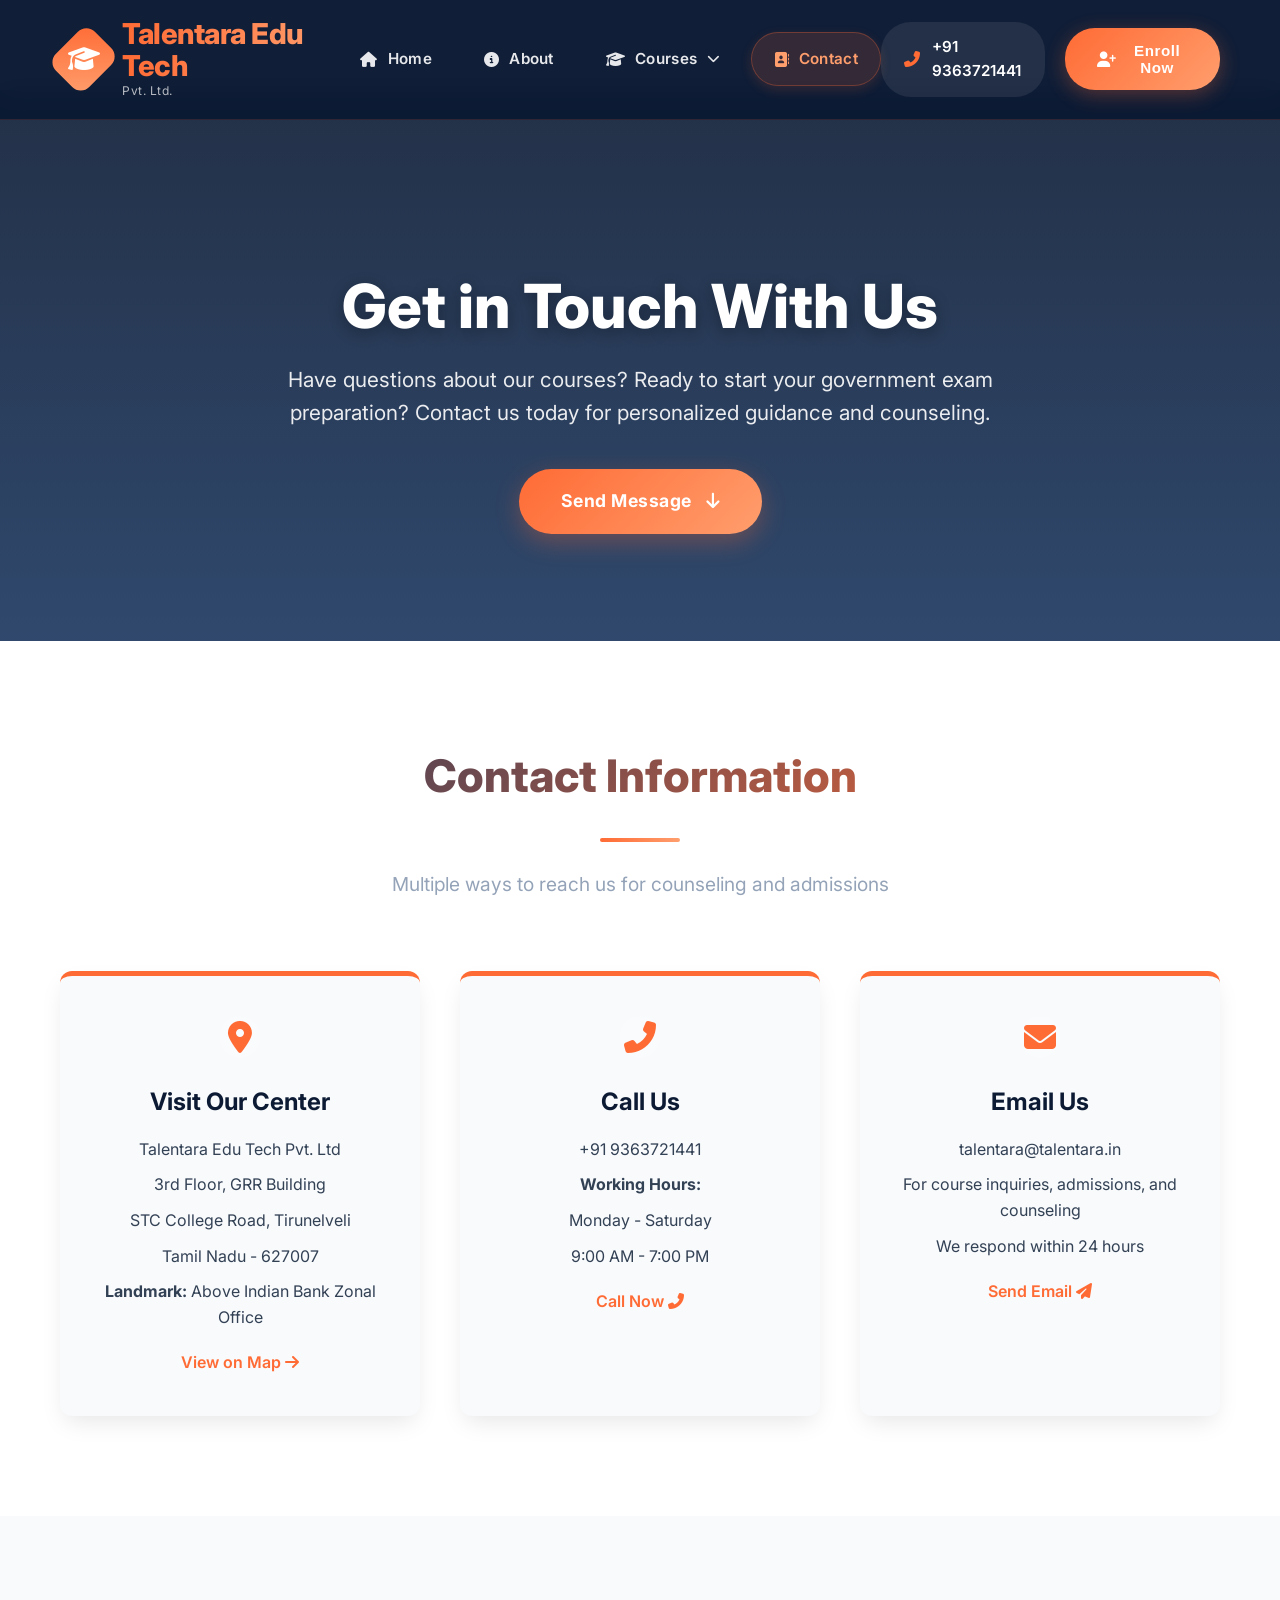
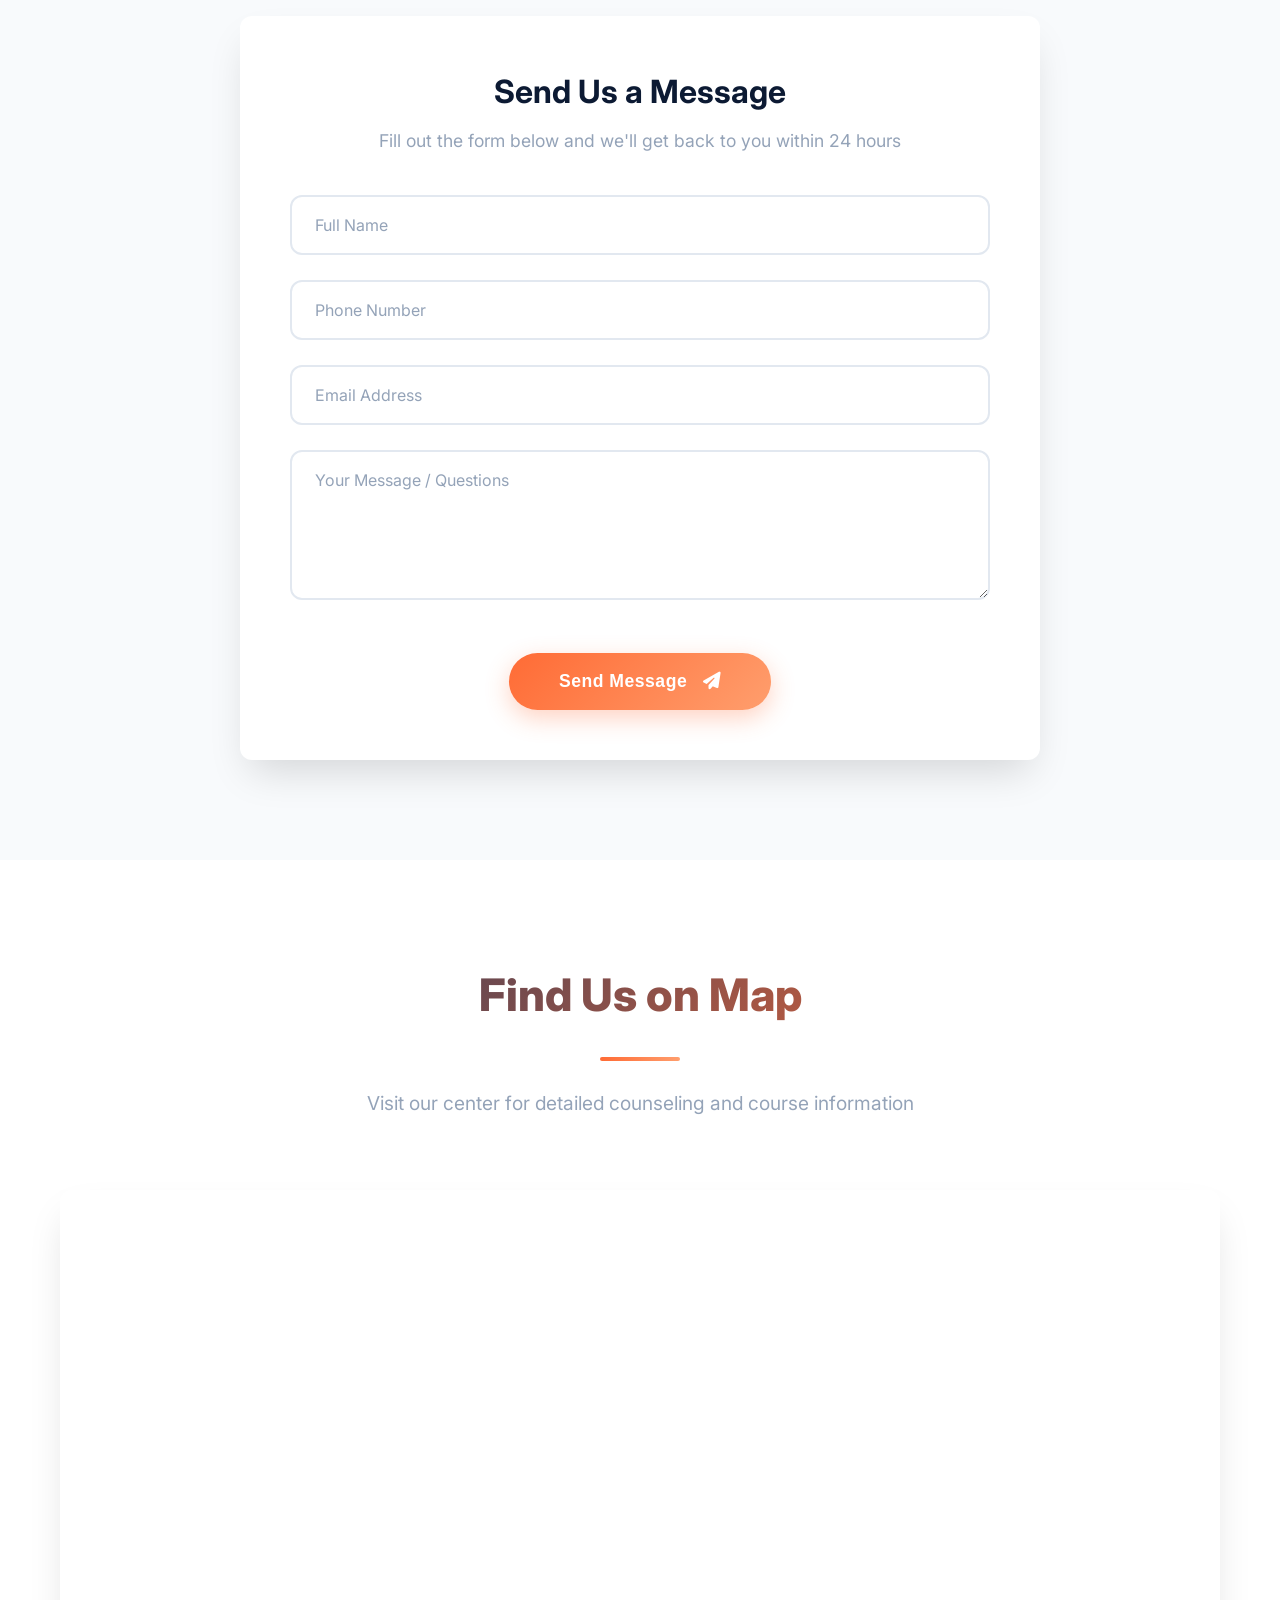
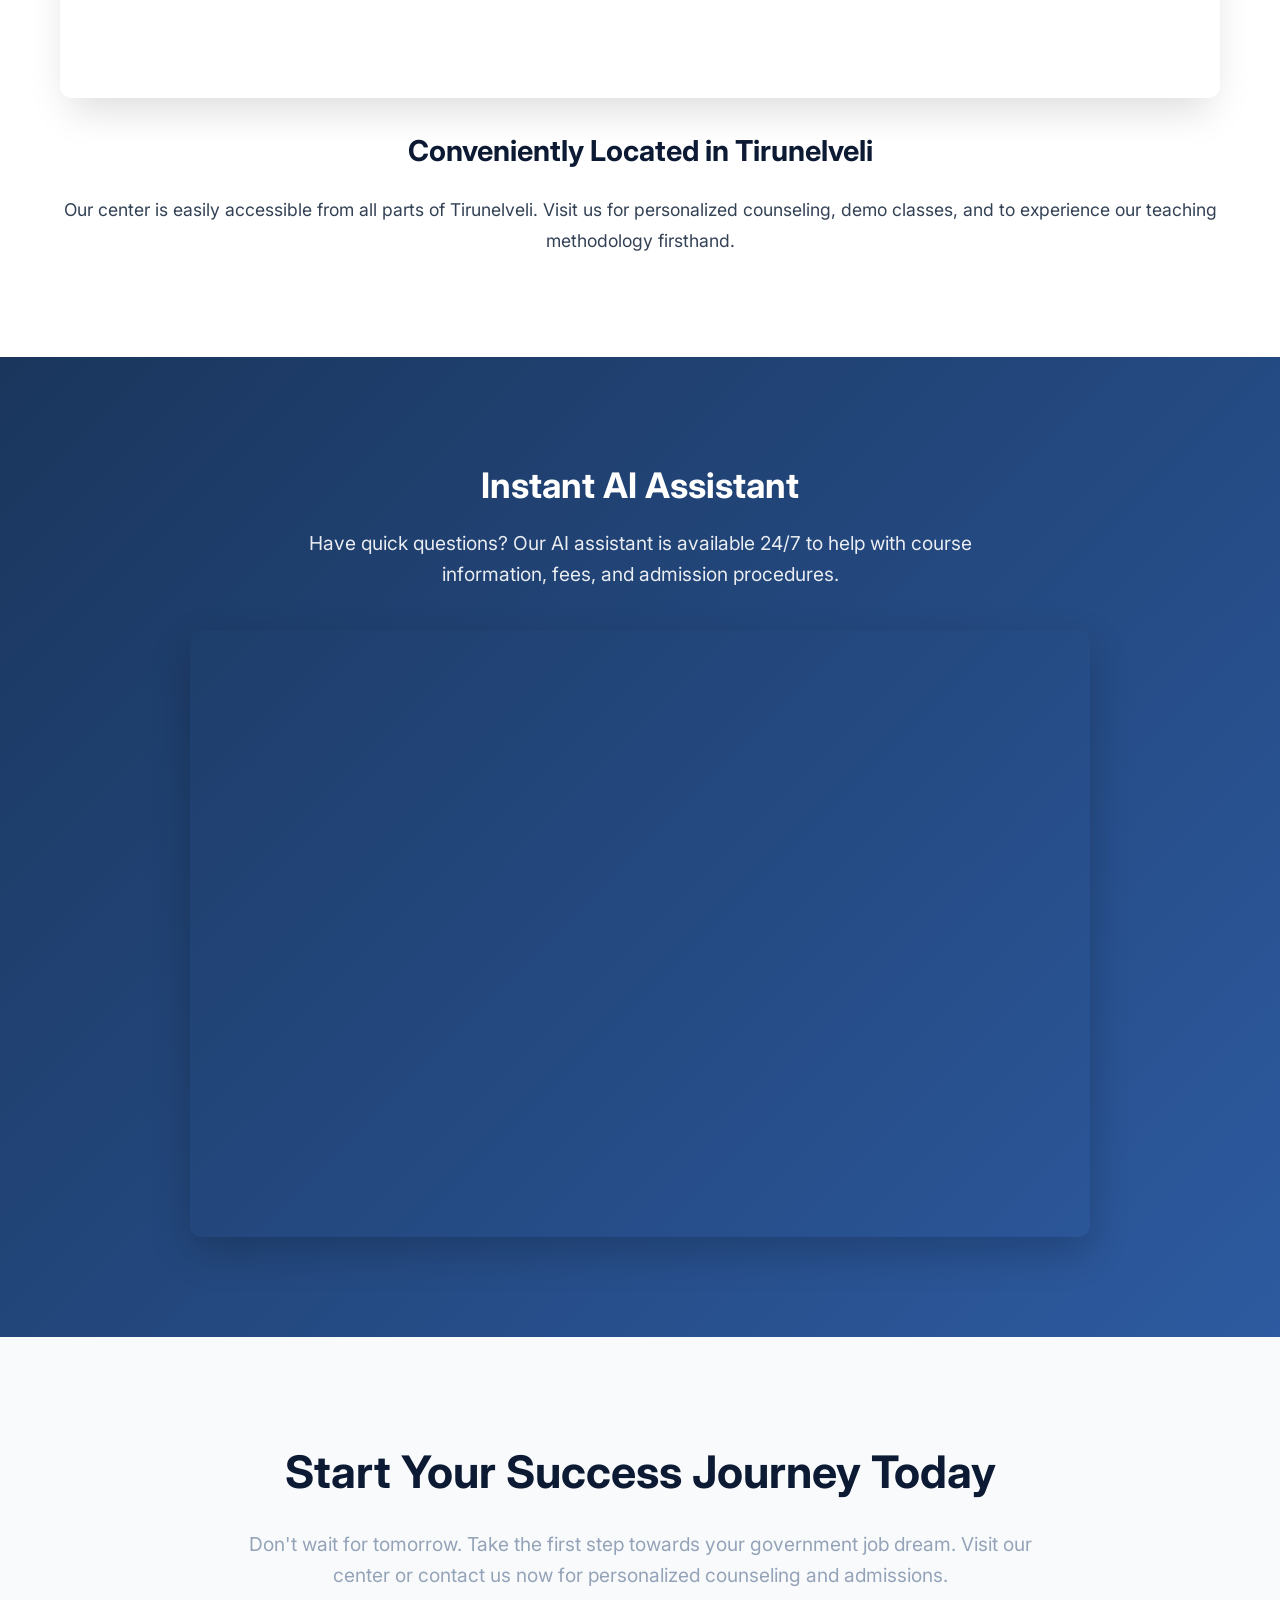
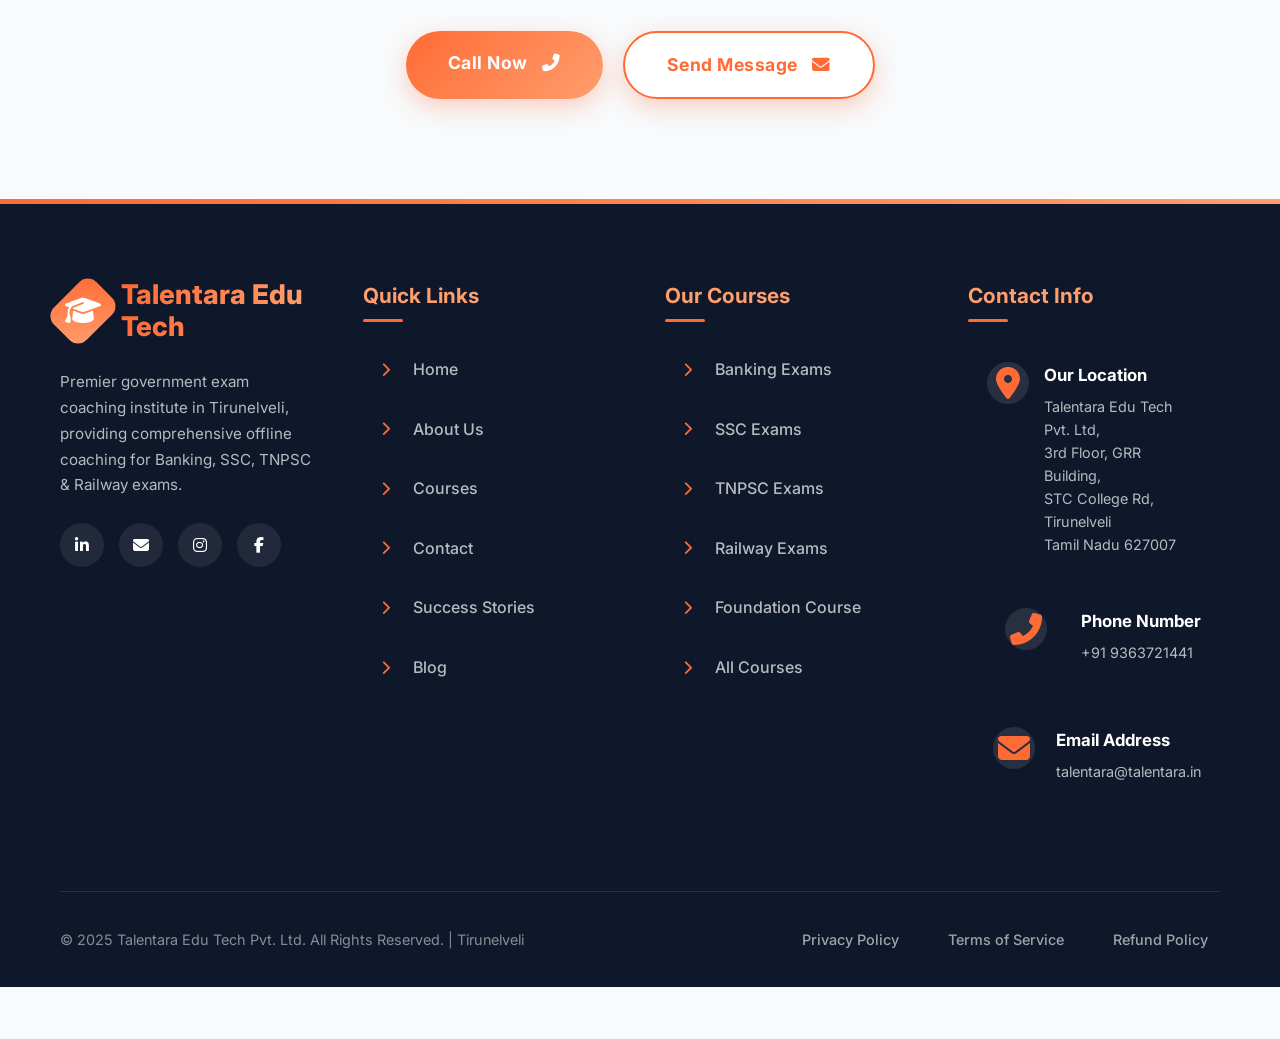
<file: contact.html>
<!DOCTYPE html>
<html lang="en">
<head>
    <meta charset="UTF-8">
    <meta name="viewport" content="width=device-width, initial-scale=1.0">
    <title>Contact Us - Talentara Edu Tech</title>
    <link rel="stylesheet" href="https://cdnjs.cloudflare.com/ajax/libs/font-awesome/6.4.0/css/all.min.css">
    <link href="https://fonts.googleapis.com/css2?family=Poppins:wght@300;400;500;600;700;800&family=Inter:wght@300;400;500;600;700&display=swap" rel="stylesheet">
    <style>
        /* ====== GLOBAL RESET ====== */
        * {
            margin: 0;
            padding: 0;
            box-sizing: border-box;
        }
        
        :root {
            /* Fresh Color Palette */
            --primary-dark: #0c1a33;
            --primary-color: #1a365d;
            --secondary-color: #2d5aa0;
            --accent-color: #ff6b35;
            --accent-light: #ff9e6d;
            --light-bg: #f8fafc;
            --light-gray: #e2e8f0;
            --medium-gray: #94a3b8;
            --dark-gray: #334155;
            --white: #ffffff;
            --nav-bg: rgba(12, 26, 51, 0.98);
            --footer-bg: #0f172a;
            --card-shadow: 0 10px 25px -5px rgba(0, 0, 0, 0.1);
            --shadow-hover: 0 20px 40px -10px rgba(0, 0, 0, 0.15);
            --transition: all 0.3s cubic-bezier(0.4, 0, 0.2, 1);
            --border-radius: 12px;
            --glass-bg: rgba(255, 255, 255, 0.08);
        }
        
        body {
            font-family: 'Inter', sans-serif;
            line-height: 1.6;
            color: var(--dark-gray);
            background-color: var(--light-bg);
            overflow-x: hidden;
            scroll-behavior: smooth;
        }
        
        .container {
            width: 100%;
            max-width: 1200px;
            margin: 0 auto;
            padding: 0 20px;
        }
        
        /* ====== UTILITY CLASSES ====== */
        .section-spacing {
            padding: 100px 0;
        }
        
        .section-title {
            text-align: center;
            margin-bottom: 70px;
            position: relative;
        }
        
        .section-title h2 {
            font-size: 2.8rem;
            font-weight: 800;
            color: var(--primary-dark);
            margin-bottom: 20px;
            background: linear-gradient(135deg, var(--primary-color), var(--accent-color));
            background-clip: text;
            -webkit-background-clip: text;
            -webkit-text-fill-color: transparent;
        }
        
        .section-title p {
            font-size: 1.2rem;
            color: var(--medium-gray);
            max-width: 700px;
            margin: 0 auto;
            line-height: 1.8;
        }
        
        .title-divider {
            width: 80px;
            height: 4px;
            background: linear-gradient(to right, var(--accent-color), var(--accent-light));
            margin: 25px auto;
            border-radius: 2px;
        }
        
        .btn {
            display: inline-block;
            padding: 18px 42px;
            background: linear-gradient(135deg, var(--accent-color), var(--accent-light));
            color: var(--white);
            text-decoration: none;
            font-weight: 700;
            border-radius: 50px;
            font-size: 1.1rem;
            transition: var(--transition);
            box-shadow: 0 8px 25px rgba(255, 107, 53, 0.3);
            border: none;
            cursor: pointer;
            letter-spacing: 0.5px;
            position: relative;
            overflow: hidden;
        }
        
        .btn::before {
            content: '';
            position: absolute;
            top: 0;
            left: -100%;
            width: 100%;
            height: 100%;
            background: linear-gradient(90deg, transparent, rgba(255, 255, 255, 0.3), transparent);
            transition: left 0.6s ease;
        }
        
        .btn:hover::before {
            left: 100%;
        }
        
        .btn:hover {
            transform: translateY(-5px);
            box-shadow: 0 12px 30px rgba(255, 107, 53, 0.4);
        }
        
        .btn i {
            margin-left: 10px;
            transition: transform 0.3s ease;
        }
        
        .btn:hover i {
            transform: translateX(5px);
        }
        
        .btn-light {
            background: var(--white);
            color: var(--accent-color);
            border: 2px solid var(--accent-color);
        }
        
        .btn-light:hover {
            background: linear-gradient(135deg, var(--accent-color), var(--accent-light));
            color: var(--white);
            border-color: transparent;
        }
        
        /* ====== MODERN NAVBAR ====== */
        .navbar-wrapper {
            position: fixed;
            top: 0;
            left: 0;
            width: 100%;
            z-index: 1000;
            background: var(--nav-bg);
            backdrop-filter: blur(12px);
            -webkit-backdrop-filter: blur(12px);
            border-bottom: 1px solid rgba(255, 107, 53, 0.15);
            transition: var(--transition);
            padding: 0;
        }
        
        .navbar-wrapper.scrolled {
            padding: 0;
            box-shadow: 0 5px 25px rgba(0, 0, 0, 0.15);
        }
        
        .navbar {
            display: flex;
            align-items: center;
            justify-content: space-between;
            padding: 18px 0;
        }
        
        .navbar-brand {
            display: flex;
            align-items: center;
            gap: 15px;
            text-decoration: none;
            z-index: 1001;
        }
        
        .logo-container {
            position: relative;
            width: 55px;
            height: 55px;
            display: flex;
            align-items: center;
            justify-content: center;
        }
        
        .logo-bg {
            position: absolute;
            width: 100%;
            height: 100%;
            background: linear-gradient(135deg, var(--accent-color), var(--accent-light));
            border-radius: 12px;
            transform: rotate(45deg);
            transition: var(--transition);
        }
        
        .navbar-brand:hover .logo-bg {
            transform: rotate(0deg);
        }
        
        .logo-icon {
            position: relative;
            font-size: 1.6rem;
            color: var(--white);
            z-index: 1;
        }
        
        .logo-text {
            display: flex;
            flex-direction: column;
        }
        
        .logo-text h2 {
            font-size: 1.8rem;
            font-weight: 800;
            background: linear-gradient(to right, var(--accent-color), var(--accent-light));
            background-clip: text;
            -webkit-background-clip: text;
            -webkit-text-fill-color: transparent;
            line-height: 1.1;
            letter-spacing: -0.5px;
        }
        
        .logo-text span {
            font-size: 0.75rem;
            color: rgba(255, 255, 255, 0.7);
            font-weight: 400;
            letter-spacing: 0.5px;
        }
        
        .navbar-nav {
            display: flex;
            list-style: none;
            gap: 8px;
            align-items: center;
        }
        
        .nav-item {
            position: relative;
        }
        
        .nav-link {
            color: rgba(255, 255, 255, 0.9);
            text-decoration: none;
            padding: 14px 22px;
            border-radius: 30px;
            font-weight: 600;
            font-size: 0.95rem;
            transition: var(--transition);
            display: flex;
            align-items: center;
            gap: 10px;
            position: relative;
            overflow: hidden;
            letter-spacing: 0.3px;
        }
        
        .nav-link::before {
            content: '';
            position: absolute;
            top: 0;
            left: -100%;
            width: 100%;
            height: 100%;
            background: linear-gradient(90deg, transparent, rgba(255, 107, 53, 0.2), transparent);
            transition: left 0.6s ease;
        }
        
        .nav-link:hover::before {
            left: 100%;
        }
        
        .nav-link:hover {
            background: var(--glass-bg);
            color: var(--accent-light);
            transform: translateY(-2px);
        }
        
        .nav-item.active .nav-link {
            background: rgba(255, 107, 53, 0.15);
            color: var(--accent-light);
            border: 1px solid rgba(255, 107, 53, 0.3);
            box-shadow: 0 4px 12px rgba(255, 107, 53, 0.15);
        }
        
        .dropdown {
            position: relative;
        }
        
        .dropdown-menu {
            position: absolute;
            top: 100%;
            left: 0;
            background: rgba(15, 23, 42, 0.95);
            backdrop-filter: blur(15px);
            -webkit-backdrop-filter: blur(15px);
            border: 1px solid rgba(255, 107, 53, 0.25);
            border-radius: 12px;
            padding: 12px 0;
            min-width: 240px;
            opacity: 0;
            visibility: hidden;
            transform: translateY(12px);
            transition: all 0.3s ease;
            box-shadow: 0 15px 40px rgba(0, 0, 0, 0.2);
            z-index: 100;
        }
        
        .dropdown:hover .dropdown-menu {
            opacity: 1;
            visibility: visible;
            transform: translateY(8px);
        }
        
        .dropdown-item {
            color: rgba(255, 255, 255, 0.85);
            text-decoration: none;
            padding: 14px 24px;
            display: flex;
            align-items: center;
            gap: 12px;
            transition: var(--transition);
            border-left: 3px solid transparent;
            font-weight: 500;
        }
        
        .dropdown-item:hover {
            background: rgba(255, 107, 53, 0.1);
            color: var(--accent-light);
            border-left: 3px solid var(--accent-color);
            padding-left: 21px;
        }
        
        .dropdown-item i {
            width: 20px;
            text-align: center;
            color: var(--accent-color);
        }
        
        .dropdown-divider {
            height: 1px;
            background: rgba(255, 255, 255, 0.1);
            margin: 8px 20px;
        }
        
        .navbar-actions {
            display: flex;
            align-items: center;
            gap: 20px;
        }
        
        .contact-badge {
            display: flex;
            align-items: center;
            gap: 12px;
            background: rgba(255, 255, 255, 0.08);
            padding: 12px 22px;
            border-radius: 30px;
            transition: var(--transition);
            cursor: pointer;
            border: 1px solid transparent;
            position: relative;
            overflow: hidden;
        }
        
        .contact-badge::before {
            content: '';
            position: absolute;
            top: 0;
            left: -100%;
            width: 100%;
            height: 100%;
            background: linear-gradient(90deg, transparent, rgba(255, 107, 53, 0.2), transparent);
            transition: left 0.6s ease;
        }
        
        .contact-badge:hover::before {
            left: 100%;
        }
        
        .contact-badge:hover {
            background: rgba(255, 107, 53, 0.1);
            border-color: rgba(255, 107, 53, 0.3);
            transform: translateY(-2px);
        }
        
        .contact-badge i {
            color: var(--accent-color);
            font-size: 1rem;
            transition: var(--transition);
        }
        
        .contact-badge span {
            color: var(--white);
            font-size: 0.95rem;
            font-weight: 600;
            transition: var(--transition);
        }
        
        .contact-badge:hover i,
        .contact-badge:hover span {
            color: var(--accent-light);
        }
        
        .enroll-btn {
            background: linear-gradient(135deg, var(--accent-color), var(--accent-light));
            color: var(--white);
            border: none;
            padding: 14px 32px;
            border-radius: 30px;
            font-weight: 700;
            font-size: 0.95rem;
            cursor: pointer;
            transition: var(--transition);
            display: flex;
            align-items: center;
            gap: 10px;
            box-shadow: 0 5px 20px rgba(255, 107, 53, 0.3);
            position: relative;
            overflow: hidden;
            letter-spacing: 0.5px;
        }
        
        .enroll-btn::before {
            content: '';
            position: absolute;
            top: 0;
            left: -100%;
            width: 100%;
            height: 100%;
            background: linear-gradient(90deg, transparent, rgba(255, 255, 255, 0.3), transparent);
            transition: left 0.6s ease;
        }
        
        .enroll-btn:hover::before {
            left: 100%;
        }
        
        .enroll-btn:hover {
            transform: translateY(-3px);
            box-shadow: 0 8px 25px rgba(255, 107, 53, 0.4);
            background: linear-gradient(135deg, var(--accent-light), var(--accent-color));
        }
        
        .menu-toggle {
            display: none;
            background: none;
            border: none;
            color: var(--white);
            font-size: 1.6rem;
            cursor: pointer;
            padding: 8px;
            border-radius: 8px;
            transition: var(--transition);
            z-index: 1001;
        }
        
        .menu-toggle:hover {
            background: rgba(255, 107, 53, 0.15);
            color: var(--accent-light);
        }
        
        /* ====== CONTACT HERO ====== */
        .contact-hero {
            background: linear-gradient(rgba(12, 26, 51, 0.9), rgba(26, 53, 93, 0.9)), url('https://images.unsplash.com/photo-1523050854058-8df90110c9f1?ixlib=rb-4.0.3&auto=format&fit=crop&w=1600&q=80');
            background-size: cover;
            background-position: center;
            color: var(--white);
            padding: 180px 0 100px;
            position: relative;
            overflow: hidden;
            margin-top: 90px;
            text-align: center;
        }
        
        .contact-hero-content {
            max-width: 800px;
            margin: 0 auto;
        }
        
        .contact-hero h1 {
            font-size: 3.8rem;
            font-weight: 800;
            line-height: 1.2;
            margin-bottom: 20px;
            text-shadow: 0 4px 15px rgba(0, 0, 0, 0.3);
        }
        
        .contact-hero p {
            font-size: 1.3rem;
            margin-bottom: 40px;
            opacity: 0.9;
            line-height: 1.6;
        }
        
        .hero-highlight {
            color: var(--accent-light);
            font-weight: 700;
        }
        
        /* ====== CONTACT INFO SECTION ====== */
        .contact-info-section {
            padding: 100px 0;
            background: var(--white);
        }
        
        .contact-grid {
            display: grid;
            grid-template-columns: repeat(auto-fit, minmax(300px, 1fr));
            gap: 40px;
            margin-top: 50px;
        }
        
        .contact-card {
            background: var(--light-bg);
            border-radius: var(--border-radius);
            padding: 40px 30px;
            text-align: center;
            box-shadow: var(--card-shadow);
            transition: var(--transition);
            border-top: 5px solid var(--accent-color);
        }
        
        .contact-card:hover {
            transform: translateY(-10px);
            box-shadow: var(--shadow-hover);
        }
        
        .contact-icon {
            width: 80px;
            height: 80px;
            background: linear-gradient(135deg, var(--accent-color), var(--accent-light));
            border-radius: 50%;
            display: flex;
            align-items: center;
            justify-content: center;
            margin: 0 auto 25px;
            font-size: 2rem;
            color: var(--white);
            transition: var(--transition);
        }
        
        .contact-card:hover .contact-icon {
            transform: scale(1.1);
        }
        
        .contact-card h3 {
            font-size: 1.5rem;
            color: var(--primary-dark);
            margin-bottom: 15px;
        }
        
        .contact-card p {
            color: var(--dark-gray);
            line-height: 1.6;
            margin-bottom: 10px;
        }
        
        .contact-card a {
            color: var(--accent-color);
            text-decoration: none;
            font-weight: 600;
            transition: var(--transition);
            display: inline-block;
            margin-top: 10px;
        }
        
        .contact-card a:hover {
            color: var(--accent-light);
            transform: translateX(5px);
        }
        
        /* ====== CONTACT FORM SECTION ====== */
        .contact-form-section {
            padding: 100px 0;
            background: var(--light-bg);
        }
        
        .form-container {
            max-width: 800px;
            margin: 0 auto;
            background: var(--white);
            border-radius: var(--border-radius);
            padding: 50px;
            box-shadow: var(--shadow-hover);
        }
        
        .form-title {
            text-align: center;
            margin-bottom: 40px;
        }
        
        .form-title h3 {
            font-size: 2rem;
            color: var(--primary-dark);
            margin-bottom: 10px;
        }
        
        .form-title p {
            color: var(--medium-gray);
            font-size: 1.1rem;
        }
        
        .contact-form {
            display: grid;
            gap: 25px;
        }
        
        .form-group {
            position: relative;
        }
        
        .form-group input,
        .form-group textarea {
            width: 100%;
            padding: 18px 20px;
            border: 2px solid var(--light-gray);
            border-radius: var(--border-radius);
            font-family: 'Inter', sans-serif;
            font-size: 1rem;
            transition: var(--transition);
            background: var(--white);
        }
        
        .form-group input:focus,
        .form-group textarea:focus {
            outline: none;
            border-color: var(--accent-color);
            box-shadow: 0 0 0 3px rgba(255, 107, 53, 0.1);
        }
        
        .form-group label {
            position: absolute;
            top: 18px;
            left: 20px;
            color: var(--medium-gray);
            transition: var(--transition);
            pointer-events: none;
            background: var(--white);
            padding: 0 5px;
        }
        
        .form-group input:focus + label,
        .form-group input:not(:placeholder-shown) + label,
        .form-group textarea:focus + label,
        .form-group textarea:not(:placeholder-shown) + label {
            top: -10px;
            font-size: 0.85rem;
            color: var(--accent-color);
        }
        
        .form-group textarea {
            min-height: 150px;
            resize: vertical;
        }
        
        .form-submit {
            display: flex;
            justify-content: center;
            margin-top: 20px;
        }
        
        .form-submit button {
            padding: 18px 50px;
            font-size: 1.1rem;
        }
        
        /* ====== MAP SECTION ====== */
        .map-section {
            padding: 100px 0;
            background: var(--white);
        }
        
        .map-container {
            border-radius: var(--border-radius);
            overflow: hidden;
            box-shadow: var(--shadow-hover);
        }
        
        .map-container iframe {
            width: 100%;
            height: 500px;
            border: none;
        }
        
        .map-info {
            margin-top: 30px;
            text-align: center;
        }
        
        .map-info h3 {
            font-size: 1.8rem;
            color: var(--primary-dark);
            margin-bottom: 20px;
        }
        
        .map-info p {
            color: var(--dark-gray);
            line-height: 1.8;
            font-size: 1.1rem;
        }
        
        /* ====== CHATBOT SECTION ====== */
        .chatbot-section {
            padding: 100px 0;
            background: linear-gradient(135deg, var(--primary-color), var(--secondary-color));
            color: var(--white);
        }
        
        .chatbot-container {
            max-width: 900px;
            margin: 0 auto;
            text-align: center;
        }
        
        .chatbot-title {
            margin-bottom: 40px;
        }
        
        .chatbot-title h3 {
            font-size: 2.2rem;
            color: var(--white);
            margin-bottom: 15px;
        }
        
        .chatbot-title p {
            color: rgba(255, 255, 255, 0.9);
            font-size: 1.2rem;
            max-width: 700px;
            margin: 0 auto;
            line-height: 1.6;
        }
        
        .chatbot-iframe {
            border-radius: var(--border-radius);
            overflow: hidden;
            box-shadow: 0 15px 40px rgba(0, 0, 0, 0.2);
        }
        
        .chatbot-iframe iframe {
            width: 100%;
            height: 600px;
            border: none;
        }
        
        /* ====== CTA SECTION ====== */
        .contact-cta {
            padding: 100px 0;
            background: var(--light-bg);
            text-align: center;
        }
        
        .contact-cta-content {
            max-width: 800px;
            margin: 0 auto;
        }
        
        .contact-cta h2 {
            font-size: 2.8rem;
            color: var(--primary-dark);
            margin-bottom: 20px;
        }
        
        .contact-cta p {
            font-size: 1.2rem;
            color: var(--medium-gray);
            margin-bottom: 40px;
            line-height: 1.6;
        }
        
        .cta-buttons {
            display: flex;
            gap: 20px;
            justify-content: center;
            flex-wrap: wrap;
        }
        
        /* ====== MODERN FOOTER ====== */
        .footer-wrapper {
            background: var(--footer-bg);
            color: var(--white);
            padding: 80px 0 0;
            position: relative;
            overflow: hidden;
        }
        
        .footer-wrapper::before {
            content: '';
            position: absolute;
            top: 0;
            left: 0;
            width: 100%;
            height: 5px;
            background: linear-gradient(90deg, var(--accent-color), var(--accent-light));
        }
        
        .footer-top {
            padding-bottom: 60px;
            border-bottom: 1px solid rgba(255, 255, 255, 0.1);
        }
        
        .footer-content {
            display: grid;
            grid-template-columns: repeat(auto-fit, minmax(250px, 1fr));
            gap: 50px;
        }
        
        .footer-brand {
            margin-bottom: 25px;
        }
        
        .footer-logo {
            display: flex;
            align-items: center;
            gap: 15px;
            text-decoration: none;
            margin-bottom: 25px;
        }
        
        .footer-logo-container {
            position: relative;
            width: 60px;
            height: 60px;
            display: flex;
            align-items: center;
            justify-content: center;
        }
        
        .footer-logo-bg {
            position: absolute;
            width: 100%;
            height: 100%;
            background: linear-gradient(135deg, var(--accent-color), var(--accent-light));
            border-radius: 12px;
            transform: rotate(45deg);
            transition: var(--transition);
        }
        
        .footer-logo:hover .footer-logo-bg {
            transform: rotate(0deg);
        }
        
        .footer-logo-icon {
            position: relative;
            font-size: 1.8rem;
            color: var(--white);
            z-index: 1;
        }
        
        .footer-logo-text h3 {
            font-size: 1.7rem;
            font-weight: 800;
            background: linear-gradient(to right, var(--accent-color), var(--accent-light));
            background-clip: text;
            -webkit-background-clip: text;
            -webkit-text-fill-color: transparent;
            line-height: 1.2;
        }
        
        .footer-description {
            color: rgba(255, 255, 255, 0.7);
            line-height: 1.7;
            margin-bottom: 25px;
            font-size: 0.95rem;
        }
        
        .footer-social {
            display: flex;
            gap: 15px;
        }
        
        .social-link {
            width: 44px;
            height: 44px;
            background: rgba(255, 255, 255, 0.08);
            border-radius: 50%;
            display: flex;
            align-items: center;
            justify-content: center;
            color: var(--white);
            text-decoration: none;
            transition: var(--transition);
            position: relative;
            overflow: hidden;
            border: 1px solid transparent;
        }
        
        .social-link::before {
            content: '';
            position: absolute;
            top: 0;
            left: 0;
            width: 100%;
            height: 100%;
            background: linear-gradient(135deg, var(--accent-color), var(--accent-light));
            opacity: 0;
            transition: opacity 0.3s ease;
        }
        
        .social-link i {
            position: relative;
            z-index: 1;
            transition: var(--transition);
        }
        
        .social-link:hover::before {
            opacity: 1;
        }
        
        .social-link:hover {
            transform: translateY(-5px);
            box-shadow: 0 5px 15px rgba(255, 107, 53, 0.3);
            border-color: var(--accent-color);
        }
        
        .social-link:hover i {
            color: var(--white);
            transform: scale(1.1);
        }
        
        .footer-column h4 {
            font-size: 1.3rem;
            color: var(--accent-light);
            margin-bottom: 25px;
            padding-bottom: 10px;
            position: relative;
            font-weight: 700;
        }
        
        .footer-column h4::after {
            content: '';
            position: absolute;
            bottom: 0;
            left: 0;
            width: 40px;
            height: 3px;
            background: var(--accent-color);
            border-radius: 2px;
        }
        
        .footer-links {
            list-style: none;
        }
        
        .footer-links li {
            margin-bottom: 14px;
        }
        
        .footer-links a {
            color: rgba(255, 255, 255, 0.7);
            text-decoration: none;
            transition: var(--transition);
            display: flex;
            align-items: center;
            gap: 12px;
            padding: 10px 15px;
            border-radius: 8px;
            border-left: 3px solid transparent;
            font-weight: 500;
        }
        
        .footer-links a:hover {
            background: rgba(255, 107, 53, 0.1);
            color: var(--accent-light);
            transform: translateX(8px);
            border-left: 3px solid var(--accent-color);
        }
        
        .footer-links a i {
            color: var(--accent-color);
            width: 20px;
            font-size: 0.9rem;
            transition: var(--transition);
        }
        
        .footer-links a:hover i {
            transform: scale(1.1);
            color: var(--accent-light);
        }
        
        .contact-info {
            margin-top: 20px;
        }
        
        .contact-item {
            display: flex;
            align-items: flex-start;
            gap: 15px;
            margin-bottom: 22px;
            color: rgba(255, 255, 255, 0.7);
            padding: 14px 18px;
            border-radius: 10px;
            transition: var(--transition);
            border: 1px solid transparent;
        }
        
        .contact-item:hover {
            background: rgba(255, 107, 53, 0.08);
            border-color: rgba(255, 107, 53, 0.2);
            transform: translateY(-3px);
        }
        
        .contact-icon {
            background: rgba(255, 255, 255, 0.1);
            width: 42px;
            height: 42px;
            border-radius: 50%;
            display: flex;
            align-items: center;
            justify-content: center;
            color: var(--accent-color);
            flex-shrink: 0;
            transition: var(--transition);
        }
        
        .contact-item:hover .contact-icon {
            background: var(--accent-color);
            color: var(--white);
            transform: scale(1.1);
        }
        
        .contact-details h5 {
            color: var(--white);
            margin-bottom: 6px;
            font-size: 1.05rem;
            transition: var(--transition);
        }
        
        .contact-item:hover .contact-details h5 {
            color: var(--accent-light);
        }
        
        .contact-details p {
            font-size: 0.9rem;
            line-height: 1.6;
            transition: var(--transition);
        }
        
        .contact-item:hover .contact-details p {
            color: rgba(255, 255, 255, 0.9);
        }
        
        .footer-bottom {
            padding: 30px 0;
            display: flex;
            justify-content: space-between;
            align-items: center;
        }
        
        .copyright {
            color: rgba(255, 255, 255, 0.5);
            font-size: 0.9rem;
        }
        
        .footer-menu {
            display: flex;
            gap: 25px;
        }
        
        .footer-menu a {
            color: rgba(255, 255, 255, 0.6);
            text-decoration: none;
            font-size: 0.9rem;
            transition: var(--transition);
            padding: 6px 12px;
            border-radius: 4px;
            font-weight: 500;
        }
        
        .footer-menu a:hover {
            color: var(--accent-light);
            background: rgba(255, 107, 53, 0.1);
            transform: translateY(-2px);
        }
        
        .back-to-top {
            position: fixed;
            bottom: 30px;
            right: 30px;
            width: 52px;
            height: 52px;
            background: linear-gradient(135deg, var(--accent-color), var(--accent-light));
            color: var(--white);
            border-radius: 50%;
            display: flex;
            align-items: center;
            justify-content: center;
            font-size: 1.2rem;
            cursor: pointer;
            box-shadow: 0 5px 20px rgba(255, 107, 53, 0.3);
            z-index: 100;
            opacity: 0;
            visibility: hidden;
            transition: var(--transition);
            border: none;
            position: relative;
            overflow: hidden;
        }
        
        .back-to-top::before {
            content: '';
            position: absolute;
            top: 0;
            left: -100%;
            width: 100%;
            height: 100%;
            background: linear-gradient(90deg, transparent, rgba(255, 255, 255, 0.3), transparent);
            transition: left 0.6s ease;
        }
        
        .back-to-top:hover::before {
            left: 100%;
        }
        
        .back-to-top.show {
            opacity: 1;
            visibility: visible;
        }
        
        .back-to-top:hover {
            transform: translateY(-5px) scale(1.1);
            box-shadow: 0 10px 25px rgba(255, 107, 53, 0.4);
        }
        
        /* ====== RESPONSIVE DESIGN ====== */
        @media (max-width: 1100px) {
            .container {
                max-width: 100%;
                padding: 0 25px;
            }
        }
        
        @media (max-width: 992px) {
            .menu-toggle {
                display: block;
            }
            
            .navbar-nav {
                position: fixed;
                top: 0;
                left: -100%;
                width: 85%;
                height: 100vh;
                background: rgba(15, 23, 42, 0.98);
                backdrop-filter: blur(15px);
                -webkit-backdrop-filter: blur(15px);
                flex-direction: column;
                align-items: flex-start;
                padding: 100px 40px 40px;
                transition: left 0.4s ease;
                z-index: 999;
                box-shadow: 10px 0 30px rgba(0, 0, 0, 0.2);
                border-right: 1px solid rgba(255, 107, 53, 0.2);
            }
            
            .navbar-nav.active {
                left: 0;
            }
            
            .nav-item {
                width: 100%;
            }
            
            .nav-link {
                width: 100%;
                padding: 18px 25px;
                border-radius: 10px;
                font-size: 1.05rem;
            }
            
            .dropdown-menu {
                position: static;
                opacity: 1;
                visibility: visible;
                transform: none;
                background: rgba(255, 255, 255, 0.05);
                border: 1px solid rgba(255, 107, 53, 0.2);
                box-shadow: none;
                padding: 10px 0 10px 30px;
                display: none;
                margin-top: 10px;
                margin-left: 20px;
            }
            
            .dropdown.active .dropdown-menu {
                display: block;
            }
            
            .navbar-actions {
                display: none;
            }
            
            .contact-hero h1 {
                font-size: 3rem;
            }
            
            .section-title h2 {
                font-size: 2.4rem;
            }
            
            .contact-grid {
                grid-template-columns: 1fr;
                gap: 30px;
            }
            
            .form-container {
                padding: 40px 30px;
            }
            
            .footer-content {
                gap: 40px;
            }
            
            .footer-bottom {
                flex-direction: column;
                gap: 25px;
                text-align: center;
            }
            
            .cta-buttons {
                flex-direction: column;
                align-items: center;
            }
            
            .chatbot-iframe iframe {
                height: 500px;
            }
        }
        
        @media (max-width: 768px) {
            .container {
                padding: 0 20px;
            }
            
            .section-spacing {
                padding: 80px 0;
            }
            
            .contact-hero {
                padding: 150px 0 80px;
            }
            
            .contact-hero h1 {
                font-size: 2.5rem;
            }
            
            .contact-hero p {
                font-size: 1.1rem;
            }
            
            .section-title h2 {
                font-size: 2.2rem;
            }
            
            .section-title p {
                font-size: 1.1rem;
            }
            
            .navbar-nav {
                width: 90%;
                padding: 100px 30px 30px;
            }
            
            .footer-logo {
                flex-direction: column;
                text-align: center;
                gap: 20px;
            }
            
            .footer-brand {
                text-align: center;
            }
            
            .footer-social {
                justify-content: center;
            }
            
            .back-to-top {
                bottom: 25px;
                right: 25px;
                width: 48px;
                height: 48px;
            }
            
            .form-container {
                padding: 30px 20px;
            }
            
            .form-title h3 {
                font-size: 1.8rem;
            }
            
            .map-container iframe {
                height: 400px;
            }
            
            .chatbot-iframe iframe {
                height: 450px;
            }
        }
        
        @media (max-width: 576px) {
            .footer-content {
                grid-template-columns: 1fr;
                gap: 40px;
            }
            
            .footer-column {
                text-align: center;
            }
            
            .footer-column h4::after {
                left: 50%;
                transform: translateX(-50%);
            }
            
            .footer-links a {
                justify-content: center;
            }
            
            .contact-item {
                flex-direction: column;
                text-align: center;
                align-items: center;
            }
            
            .contact-icon {
                margin-bottom: 10px;
            }
            
            .footer-menu {
                flex-wrap: wrap;
                justify-content: center;
                gap: 15px;
            }
            
            .navbar {
                padding: 15px 0;
            }
            
            .logo-text h2 {
                font-size: 1.6rem;
            }
            
            .footer-logo-text h3 {
                font-size: 1.5rem;
            }
            
            .contact-hero h1 {
                font-size: 2.2rem;
            }
            
            .btn {
                padding: 16px 32px;
                font-size: 1rem;
            }
            
            .section-title h2 {
                font-size: 2rem;
            }
            
            .title-divider {
                width: 60px;
            }
            
            .contact-card, .form-container {
                padding: 25px 20px;
            }
            
            .map-container iframe {
                height: 350px;
            }
            
            .chatbot-iframe iframe {
                height: 400px;
            }
        }
    </style>
</head>
<body>
    <!-- Modern Navbar -->
    <header class="navbar-wrapper" id="navbar">
        <div class="container">
            <nav class="navbar">
                <a href="index.html" class="navbar-brand">
                    <div class="logo-container">
                        <div class="logo-bg"></div>
                        <div class="logo-icon">
                            <i class="fas fa-graduation-cap"></i>
                        </div>
                    </div>
                    <div class="logo-text">
                        <h2>Talentara Edu Tech</h2>
                        <span>Pvt. Ltd.</span>
                    </div>
                </a>
                
                <button class="menu-toggle" id="menuToggle">
                    <i class="fas fa-bars"></i>
                </button>
                
                <ul class="navbar-nav" id="navbarNav">
                    <li class="nav-item">
                        <a href="index.html" class="nav-link">
                            <i class="fas fa-home"></i>
                            <span>Home</span>
                        </a>
                    </li>
                    <li class="nav-item">
                        <a href="about.html" class="nav-link">
                            <i class="fas fa-info-circle"></i>
                            <span>About</span>
                        </a>
                    </li>
                    <li class="nav-item dropdown">
                        <a href="services.html" class="nav-link">
                            <i class="fas fa-graduation-cap"></i>
                            <span>Courses</span>
                            <i class="fas fa-chevron-down" style="font-size: 0.8rem; margin-left: auto;"></i>
                        </a>
                        <div class="dropdown-menu">
                            <a href="services.html#banking" class="dropdown-item">
                                <i class="fas fa-university"></i>
                                <span>Banking Exams</span>
                            </a>
                            <a href="services.html#ssc" class="dropdown-item">
                                <i class="fas fa-file-contract"></i>
                                <span>SSC Exams</span>
                            </a>
                            <a href="services.html#tnpsc" class="dropdown-item">
                                <i class="fas fa-landmark"></i>
                                <span>TNPSC Exams</span>
                            </a>
                            <a href="services.html#railway" class="dropdown-item">
                                <i class="fas fa-train"></i>
                                <span>Railway Exams</span>
                            </a>
                        </div>
                    </li>
                    <li class="nav-item active">
                        <a href="contact.html" class="nav-link">
                            <i class="fas fa-address-book"></i>
                            <span>Contact</span>
                        </a>
                    </li>
                </ul>
                
                <div class="navbar-actions">
                    <div class="contact-badge" onclick="window.location.href='tel:+919363721441'">
                        <i class="fas fa-phone-alt"></i>
                        <span>+91 9363721441</span>
                    </div>
                    <button class="enroll-btn" onclick="window.location.href='contact.html'">
                        <i class="fas fa-user-plus"></i>
                        <span>Enroll Now</span>
                    </button>
                </div>
            </nav>
        </div>
    </header>

    <!-- Contact Hero Section -->
    <section class="contact-hero">
        <div class="container">
            <div class="contact-hero-content">
                <h1>Get in Touch With Us</h1>
                <p>Have questions about our courses? Ready to start your government exam preparation? Contact us today for personalized guidance and counseling.</p>
                <a href="#contact-form" class="btn">Send Message <i class="fas fa-arrow-down"></i></a>
            </div>
        </div>
    </section>

    <!-- Contact Information Section -->
    <section class="contact-info-section section-spacing">
        <div class="container">
            <div class="section-title">
                <h2>Contact Information</h2>
                <div class="title-divider"></div>
                <p>Multiple ways to reach us for counseling and admissions</p>
            </div>
            
            <div class="contact-grid">
                <!-- Address Card -->
                <div class="contact-card">
                    <div class="contact-icon">
                        <i class="fas fa-map-marker-alt"></i>
                    </div>
                    <h3>Visit Our Center</h3>
                    <p>Talentara Edu Tech Pvt. Ltd</p>
                    <p>3rd Floor, GRR Building</p>
                    <p>STC College Road, Tirunelveli</p>
                    <p>Tamil Nadu - 627007</p>
                    <p><strong>Landmark:</strong> Above Indian Bank Zonal Office</p>
                    <a href="#map">View on Map <i class="fas fa-arrow-right"></i></a>
                </div>
                
                <!-- Phone Card -->
                <div class="contact-card">
                    <div class="contact-icon">
                        <i class="fas fa-phone-alt"></i>
                    </div>
                    <h3>Call Us</h3>
                    <p>+91 9363721441</p>
                    <p><strong>Working Hours:</strong></p>
                    <p>Monday - Saturday</p>
                    <p>9:00 AM - 7:00 PM</p>
                    <a href="tel:+919363721441">Call Now <i class="fas fa-phone-alt"></i></a>
                </div>
                
                <!-- Email Card -->
                <div class="contact-card">
                    <div class="contact-icon">
                        <i class="fas fa-envelope"></i>
                    </div>
                    <h3>Email Us</h3>
                    <p>talentara@talentara.in</p>
                    <p>For course inquiries, admissions, and counseling</p>
                    <p>We respond within 24 hours</p>
                    <a href="mailto:talentara@talentara.in">Send Email <i class="fas fa-paper-plane"></i></a>
                </div>
            </div>
        </div>
    </section>

    <!-- Contact Form Section -->
    <section class="contact-form-section section-spacing" id="contact-form">
        <div class="container">
            <div class="form-container">
                <div class="form-title">
                    <h3>Send Us a Message</h3>
                    <p>Fill out the form below and we'll get back to you within 24 hours</p>
                </div>
                
                <form class="contact-form" id="contactForm" method="post">
                    <div class="form-group">
                        <input type="text" id="fullName" placeholder=" " required>
                        <label for="fullName">Full Name</label>
                    </div>
                    
                    <div class="form-group">
                        <input type="tel" id="phoneNumber" placeholder=" " required>
                        <label for="phoneNumber">Phone Number</label>
                    </div>
                    
                    <div class="form-group">
                        <input type="email" id="email" placeholder=" " required>
                        <label for="email">Email Address</label>
                    </div>
                    
                    <div class="form-group">
                        <textarea id="message" placeholder=" " required></textarea>
                        <label for="message">Your Message / Questions</label>
                    </div>
                    
                    <div class="form-submit">
                        <button type="submit" class="btn">
                            Send Message <i class="fas fa-paper-plane"></i>
                        </button>
                    </div>
                </form>
            </div>
        </div>
    </section>

    <!-- Map Section -->
    <section class="map-section section-spacing" id="map">
        <div class="container">
            <div class="section-title">
                <h2>Find Us on Map</h2>
                <div class="title-divider"></div>
                <p>Visit our center for detailed counseling and course information</p>
            </div>
            
            <div class="map-container">
                <iframe src="https://www.google.com/maps/embed?pb=!1m18!1m12!1m3!1d3943.9141179277403!2d77.732376!3d8.6997058!2m3!1f0!2f0!3f0!3m2!1i1024!2i768!4f13.1!3m3!1m2!1s0x3b040d309c7e960d%3A0x55b97d43a99f920a!2sAdda247%20Career%20Power%20Tirunelveli!5e0!3m2!1sen!2sin!4v1765964677348!5m2!1sen!2sin" allowfullscreen="" loading="lazy" referrerpolicy="no-referrer-when-downgrade"></iframe>
            </div>
            
            <div class="map-info">
                <h3>Conveniently Located in Tirunelveli</h3>
                <p>Our center is easily accessible from all parts of Tirunelveli. Visit us for personalized counseling, demo classes, and to experience our teaching methodology firsthand.</p>
            </div>
        </div>
    </section>

    <!-- Chatbot Section -->
    <section class="chatbot-section section-spacing">
        <div class="container">
            <div class="chatbot-container">
                <div class="chatbot-title">
                    <h3>Instant AI Assistant</h3>
                    <p>Have quick questions? Our AI assistant is available 24/7 to help with course information, fees, and admission procedures.</p>
                </div>
                
                <div class="chatbot-iframe">
                    <iframe
                        src="https://www.chatbase.co/chatbot-iframe/0kMrjsf7k-ma2kIv4sr0R"
                        frameborder="0"
                    ></iframe>
                </div>
            </div>
        </div>
    </section>

    <!-- CTA Section -->
    <section class="contact-cta section-spacing">
        <div class="container">
            <div class="contact-cta-content">
                <h2>Start Your Success Journey Today</h2>
                <p>Don't wait for tomorrow. Take the first step towards your government job dream. Visit our center or contact us now for personalized counseling and admissions.</p>
                
                <div class="cta-buttons">
                    <a href="tel:+919363721441" class="btn">Call Now <i class="fas fa-phone-alt"></i></a>
                    <a href="#contact-form" class="btn btn-light">Send Message <i class="fas fa-envelope"></i></a>
                </div>
            </div>
        </div>
    </section>

    <!-- Modern Footer -->
    <footer class="footer-wrapper">
        <div class="container">
            <div class="footer-top">
                <div class="footer-content">
                    <!-- Brand Column -->
                    <div class="footer-column">
                        <div class="footer-brand">
                            <a href="index.html" class="footer-logo">
                                <div class="footer-logo-container">
                                    <div class="footer-logo-bg"></div>
                                    <div class="footer-logo-icon">
                                        <i class="fas fa-graduation-cap"></i>
                                    </div>
                                </div>
                                <div class="footer-logo-text">
                                    <h3>Talentara Edu Tech</h3>
                                </div>
                            </a>
                            <p class="footer-description">
                                Premier government exam coaching institute in Tirunelveli, providing comprehensive offline coaching for Banking, SSC, TNPSC & Railway exams.
                            </p>
                            <div class="footer-social">
                                <a href="https://www.linkedin.com/company/talentara-edu-tech-pvt-ltd/" target="_blank" class="social-link" title="LinkedIn">
                                    <i class="fab fa-linkedin-in"></i>
                                </a>
                                <a href="https://mail.google.com/mail/u/0/#inbox?compose=CllgCJTNHzSCfDSDxnxhnjBwVMjzdllhRHSvcBtjPtpVjkdxTDDlFjkBzjkSHCjwVKFVlbCjrHL" target="_blank" class="social-link" title="Email">
                                    <i class="fas fa-envelope"></i>
                                </a>
                                <a href="https://www.instagram.com/talentarabusinesssolutions/" target="_blank" class="social-link" title="Instagram">
                                    <i class="fab fa-instagram"></i>
                                </a>
                                <a href="#" target="_blank" class="social-link" title="Facebook">
                                    <i class="fab fa-facebook-f"></i>
                                </a>
                            </div>
                        </div>
                    </div>
                    
                    <!-- Quick Links Column -->
                    <div class="footer-column">
                        <h4>Quick Links</h4>
                        <ul class="footer-links">
                            <li><a href="index.html"><i class="fas fa-chevron-right"></i> Home</a></li>
                            <li><a href="about.html"><i class="fas fa-chevron-right"></i> About Us</a></li>
                            <li><a href="services.html"><i class="fas fa-chevron-right"></i> Courses</a></li>
                            <li><a href="contact.html"><i class="fas fa-chevron-right"></i> Contact</a></li>
                            <li><a href="#"><i class="fas fa-chevron-right"></i> Success Stories</a></li>
                            <li><a href="#"><i class="fas fa-chevron-right"></i> Blog</a></li>
                        </ul>
                    </div>
                    
                    <!-- Courses Column -->
                    <div class="footer-column">
                        <h4>Our Courses</h4>
                        <ul class="footer-links">
                           <li><a href="services.html#banking"><i class="fas fa-chevron-right"></i> Banking Exams</a></li>
                           <li><a href="services.html#ssc"><i class="fas fa-chevron-right"></i> SSC Exams</a></li>
                           <li><a href="services.html#tnpsc"><i class="fas fa-chevron-right"></i> TNPSC Exams</a></li>
                           <li><a href="services.html#railway"><i class="fas fa-chevron-right"></i> Railway Exams</a></li>
                           <li><a href="services.html#foundation"><i class="fas fa-chevron-right"></i> Foundation Course</a></li>
                           <li><a href="services.html"><i class="fas fa-chevron-right"></i> All Courses</a></li>

                        </ul>
                    </div>
                    
                    <!-- Contact Column -->
                    <div class="footer-column">
                        <h4>Contact Info</h4>
                        <div class="contact-info">
                            <div class="contact-item">
                                <div class="contact-icon">
                                    <i class="fas fa-map-marker-alt"></i>
                                </div>
                                <div class="contact-details">
                                    <h5>Our Location</h5>
                                    <p>Talentara Edu Tech Pvt. Ltd,<br>3rd Floor, GRR Building,<br>STC College Rd, Tirunelveli<br>Tamil Nadu 627007</p>
                                </div>
                            </div>
                            <div class="contact-item">
                                <div class="contact-icon">
                                    <i class="fas fa-phone-alt"></i>
                                </div>
                                <div class="contact-details">
                                    <h5>Phone Number</h5>
                                    <p>+91 9363721441</p>
                                </div>
                            </div>
                            <div class="contact-item">
                                <div class="contact-icon">
                                    <i class="fas fa-envelope"></i>
                                </div>
                                <div class="contact-details">
                                    <h5>Email Address</h5>
                                    <p>talentara@talentara.in</p>
                                </div>
                            </div>
                        </div>
                    </div>
                </div>
            </div>
            
            <div class="footer-bottom">
                <div class="copyright">
                    <p>© 2025 Talentara Edu Tech Pvt. Ltd. All Rights Reserved. | Tirunelveli</p>
                </div>
                <div class="footer-menu">
                    <a href="#">Privacy Policy</a>
                    <a href="#">Terms of Service</a>
                    <a href="#">Refund Policy</a>
                </div>
            </div>
        </div>
    </footer>

    <!-- Back to Top Button -->
    <button class="back-to-top" id="backToTop">
        <i class="fas fa-arrow-up"></i>
    </button>

    <script>
        // ====== NAVBAR SCROLL EFFECT ====== */
        const navbar = document.getElementById('navbar');
        
        window.addEventListener('scroll', () => {
            if (window.scrollY > 50) {
                navbar.classList.add('scrolled');
            } else {
                navbar.classList.remove('scrolled');
            }
        });
        
        // ====== MOBILE MENU TOGGLE ======
        const menuToggle = document.getElementById('menuToggle');
        const navbarNav = document.getElementById('navbarNav');
        const dropdowns = document.querySelectorAll('.dropdown');
        
        menuToggle.addEventListener('click', () => {
            navbarNav.classList.toggle('active');
            menuToggle.innerHTML = navbarNav.classList.contains('active') 
                ? '<i class="fas fa-times"></i>' 
                : '<i class="fas fa-bars"></i>';
        });
        
        // Mobile dropdown toggle
        dropdowns.forEach(dropdown => {
            const link = dropdown.querySelector('.nav-link');
            
            if (window.innerWidth <= 992) {
                link.addEventListener('click', (e) => {
                    if (dropdown.classList.contains('dropdown')) {
                        e.preventDefault();
                        dropdown.classList.toggle('active');
                        
                        // Close other dropdowns
                        dropdowns.forEach(otherDropdown => {
                            if (otherDropdown !== dropdown) {
                                otherDropdown.classList.remove('active');
                            }
                        });
                    }
                });
            }
        });
        
        // Close menu when clicking outside
        document.addEventListener('click', (e) => {
            if (window.innerWidth <= 992) {
                if (!navbarNav.contains(e.target) && !menuToggle.contains(e.target)) {
                    navbarNav.classList.remove('active');
                    menuToggle.innerHTML = '<i class="fas fa-bars"></i>';
                    dropdowns.forEach(dropdown => dropdown.classList.remove('active'));
                }
            }
        });
        
        // ====== BACK TO TOP BUTTON ======
        const backToTopButton = document.getElementById('backToTop');
        
        window.addEventListener('scroll', () => {
            if (window.scrollY > 300) {
                backToTopButton.classList.add('show');
            } else {
                backToTopButton.classList.remove('show');
            }
        });
        
        backToTopButton.addEventListener('click', () => {
            window.scrollTo({ top: 0, behavior: 'smooth' });
        });
        
        // ====== CONTACT FORM HANDLING ======
        const contactForm = document.getElementById('contactForm');
        if (contactForm) {
            contactForm.addEventListener('submit', (e) => {
                e.preventDefault();
                
                const submitButton = contactForm.querySelector('button[type="submit"]');
                const originalText = submitButton.innerHTML;
                
                // Show loading state
                submitButton.innerHTML = '<i class="fas fa-spinner fa-spin"></i> Sending...';
                submitButton.disabled = true;
                
                // Simulate form submission
                setTimeout(() => {
                    // Show success state
                    submitButton.innerHTML = '<i class="fas fa-check"></i> Message Sent!';
                    submitButton.style.background = 'linear-gradient(135deg, #4CAF50, #45a049)';
                    
                    // Reset form
                    contactForm.reset();
                    
                    // Reset button after 3 seconds
                    setTimeout(() => {
                        submitButton.innerHTML = originalText;
                        submitButton.disabled = false;
                        submitButton.style.background = '';
                    }, 3000);
                }, 2000);
            });
        }
        
        // ====== SMOOTH SCROLL FOR ANCHOR LINKS ======
        document.querySelectorAll('a[href^="#"]').forEach(anchor => {
            anchor.addEventListener('click', function (e) {
                e.preventDefault();
                
                const targetId = this.getAttribute('href');
                if (targetId === '#') return;
                
                const targetElement = document.querySelector(targetId);
                if (targetElement) {
                    window.scrollTo({
                        top: targetElement.offsetTop - 100,
                        behavior: 'smooth'
                    });
                    
                    // Close mobile menu if open
                    if (window.innerWidth <= 992 && navbarNav.classList.contains('active')) {
                        navbarNav.classList.remove('active');
                        menuToggle.innerHTML = '<i class="fas fa-bars"></i>';
                        dropdowns.forEach(dropdown => dropdown.classList.remove('active'));
                    }
                }
            });
        });
        
        // ====== ANIMATE ELEMENTS ON SCROLL ======
        const animateOnScroll = () => {
            const elements = document.querySelectorAll('.contact-card, .form-container, .map-container, .chatbot-iframe');
            
            elements.forEach(element => {
                const elementPosition = element.getBoundingClientRect().top;
                const screenPosition = window.innerHeight / 1.2;
                
                if (elementPosition < screenPosition) {
                    element.style.opacity = '1';
                    element.style.transform = 'translateY(0)';
                }
            });
        };
        
        // Initialize animation states
        document.querySelectorAll('.contact-card, .form-container, .map-container, .chatbot-iframe').forEach(element => {
            element.style.opacity = '0';
            element.style.transform = 'translateY(30px)';
            element.style.transition = 'opacity 0.5s ease, transform 0.5s ease';
        });
        
        window.addEventListener('scroll', animateOnScroll);
        setTimeout(animateOnScroll, 500);
    </script>
</body>
</html>
</file>
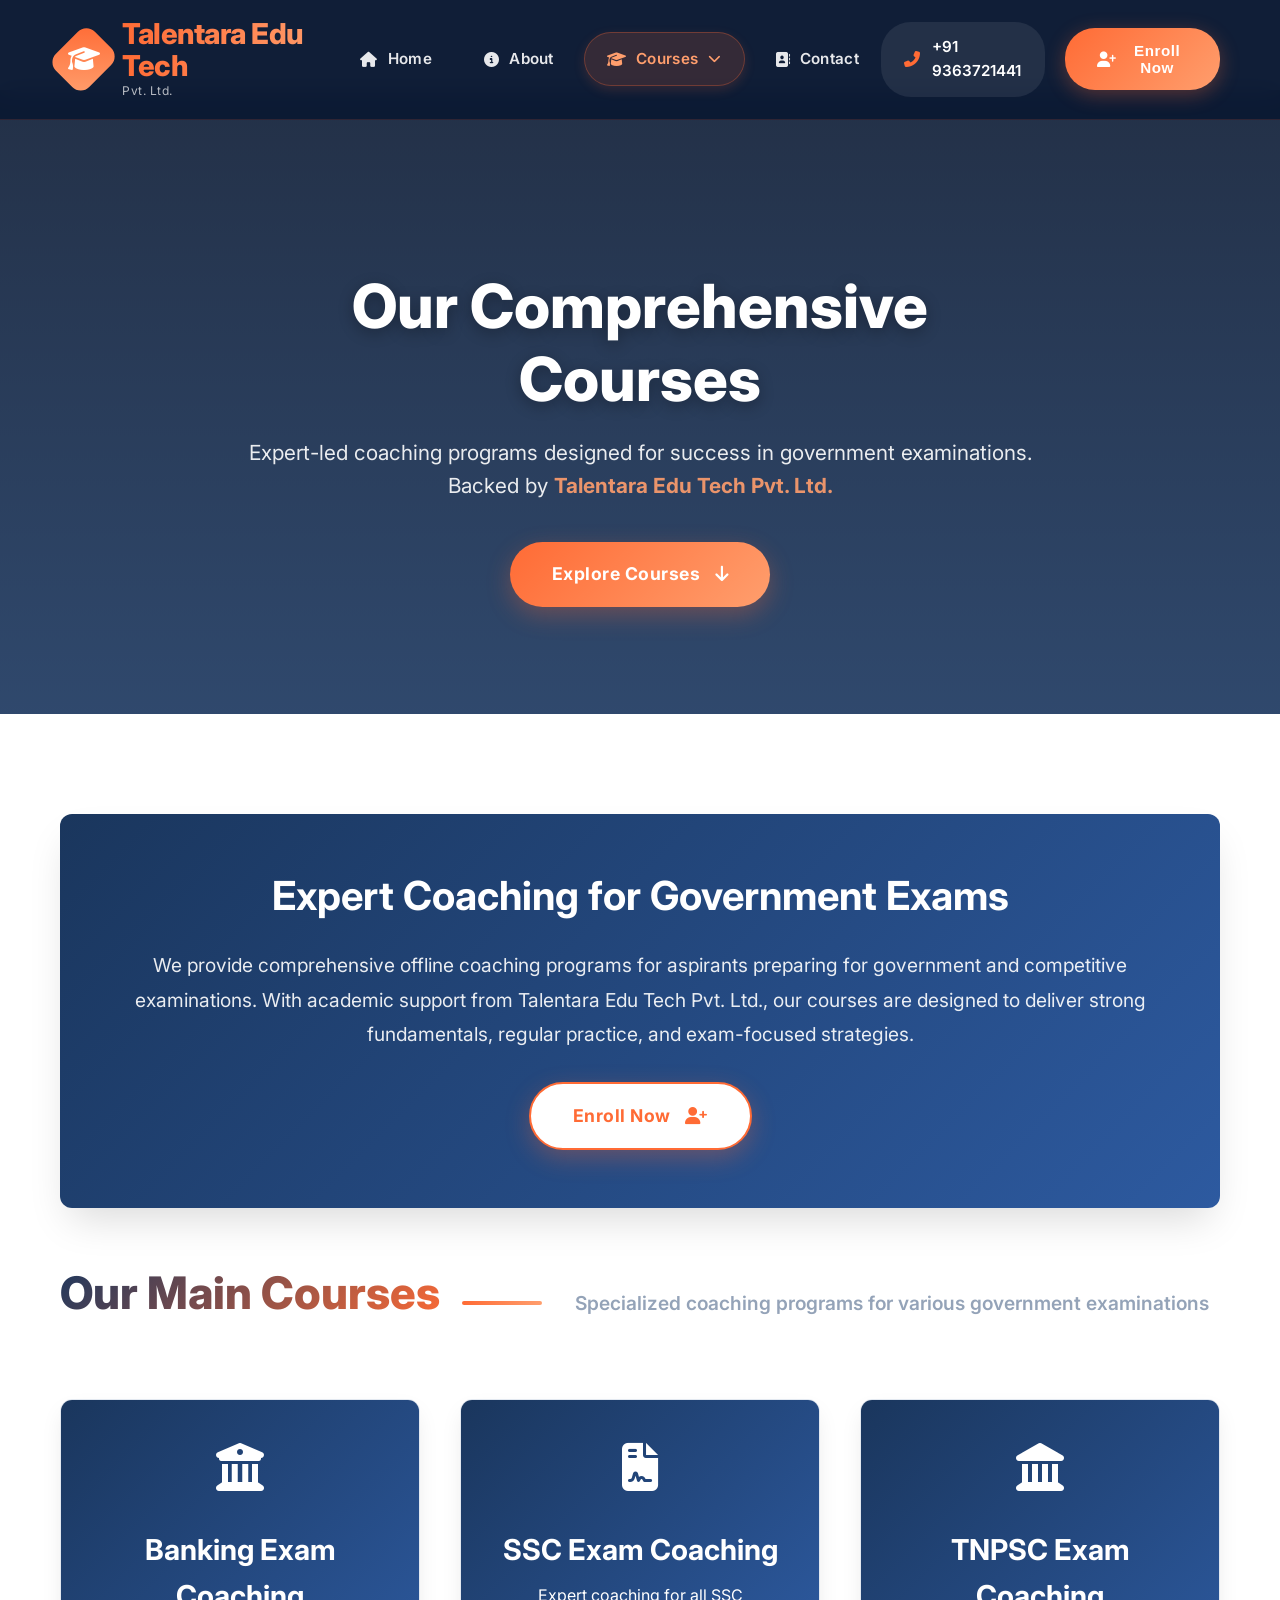
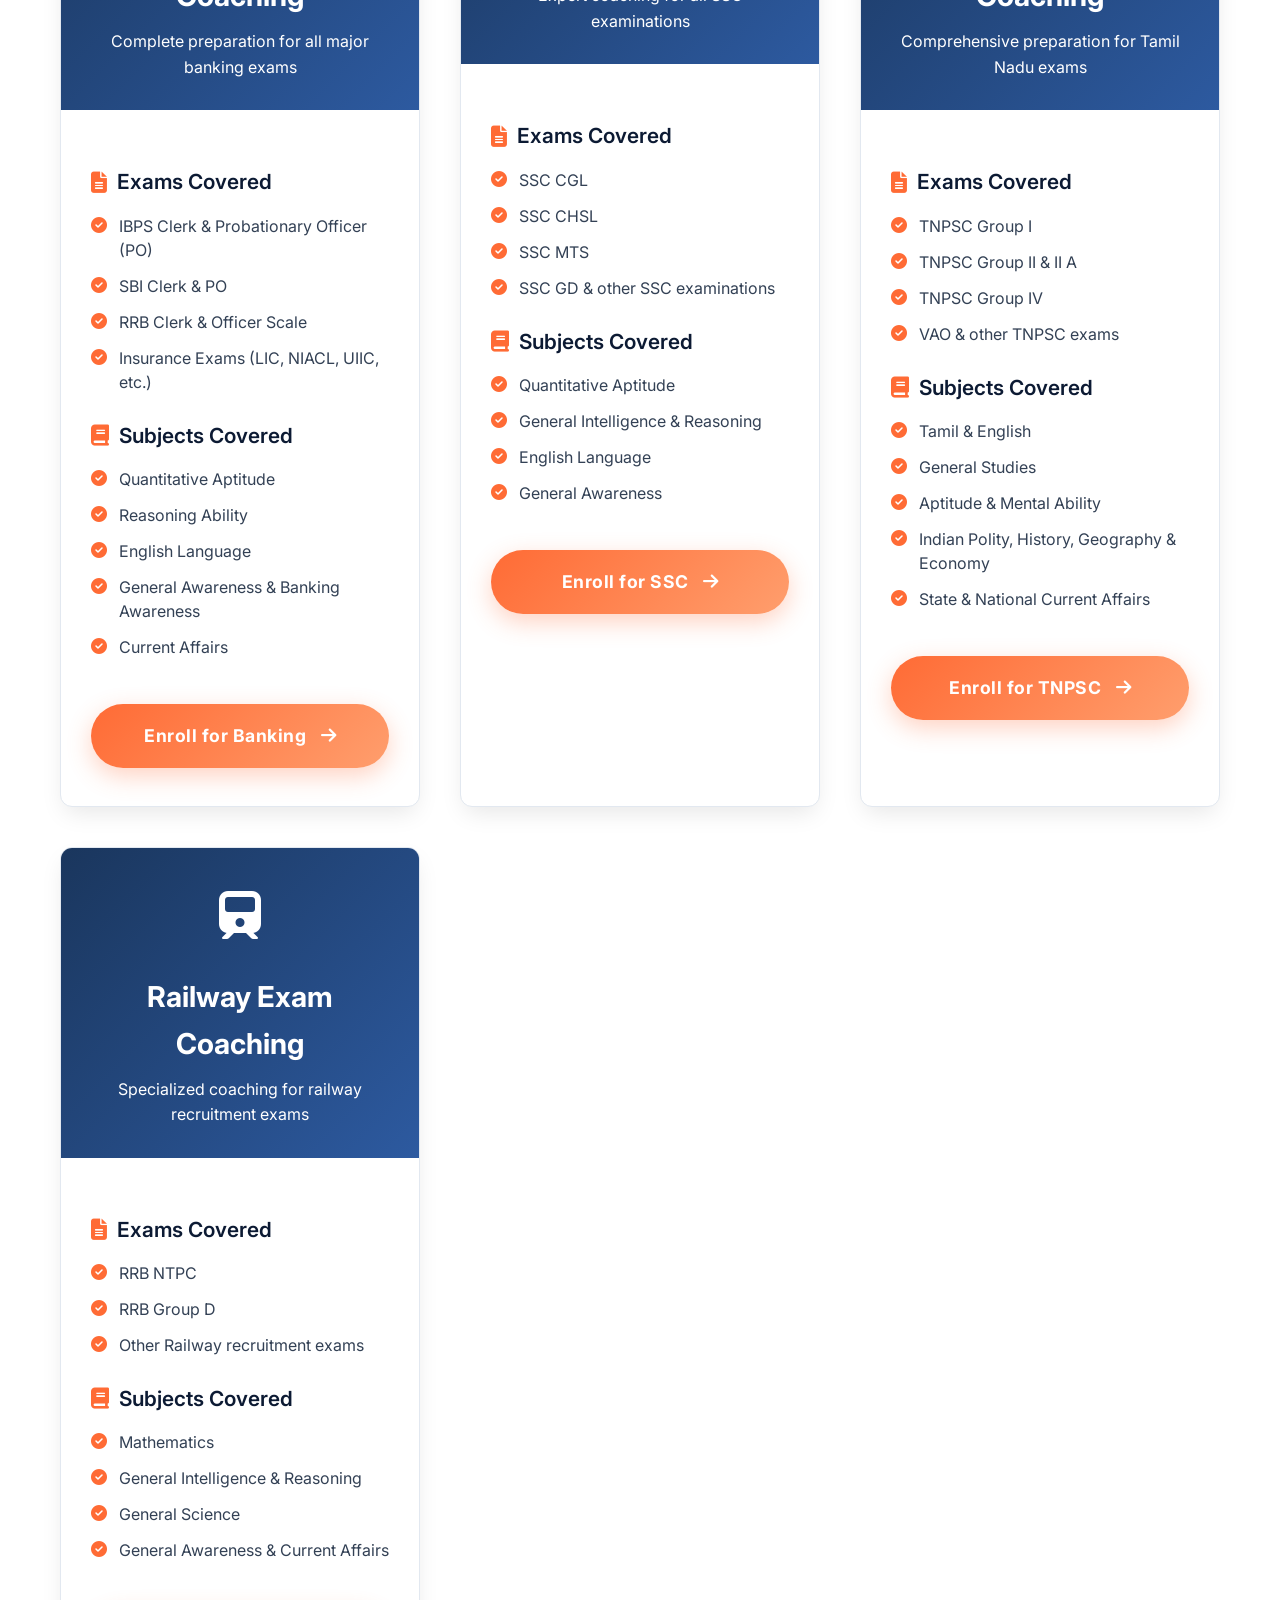
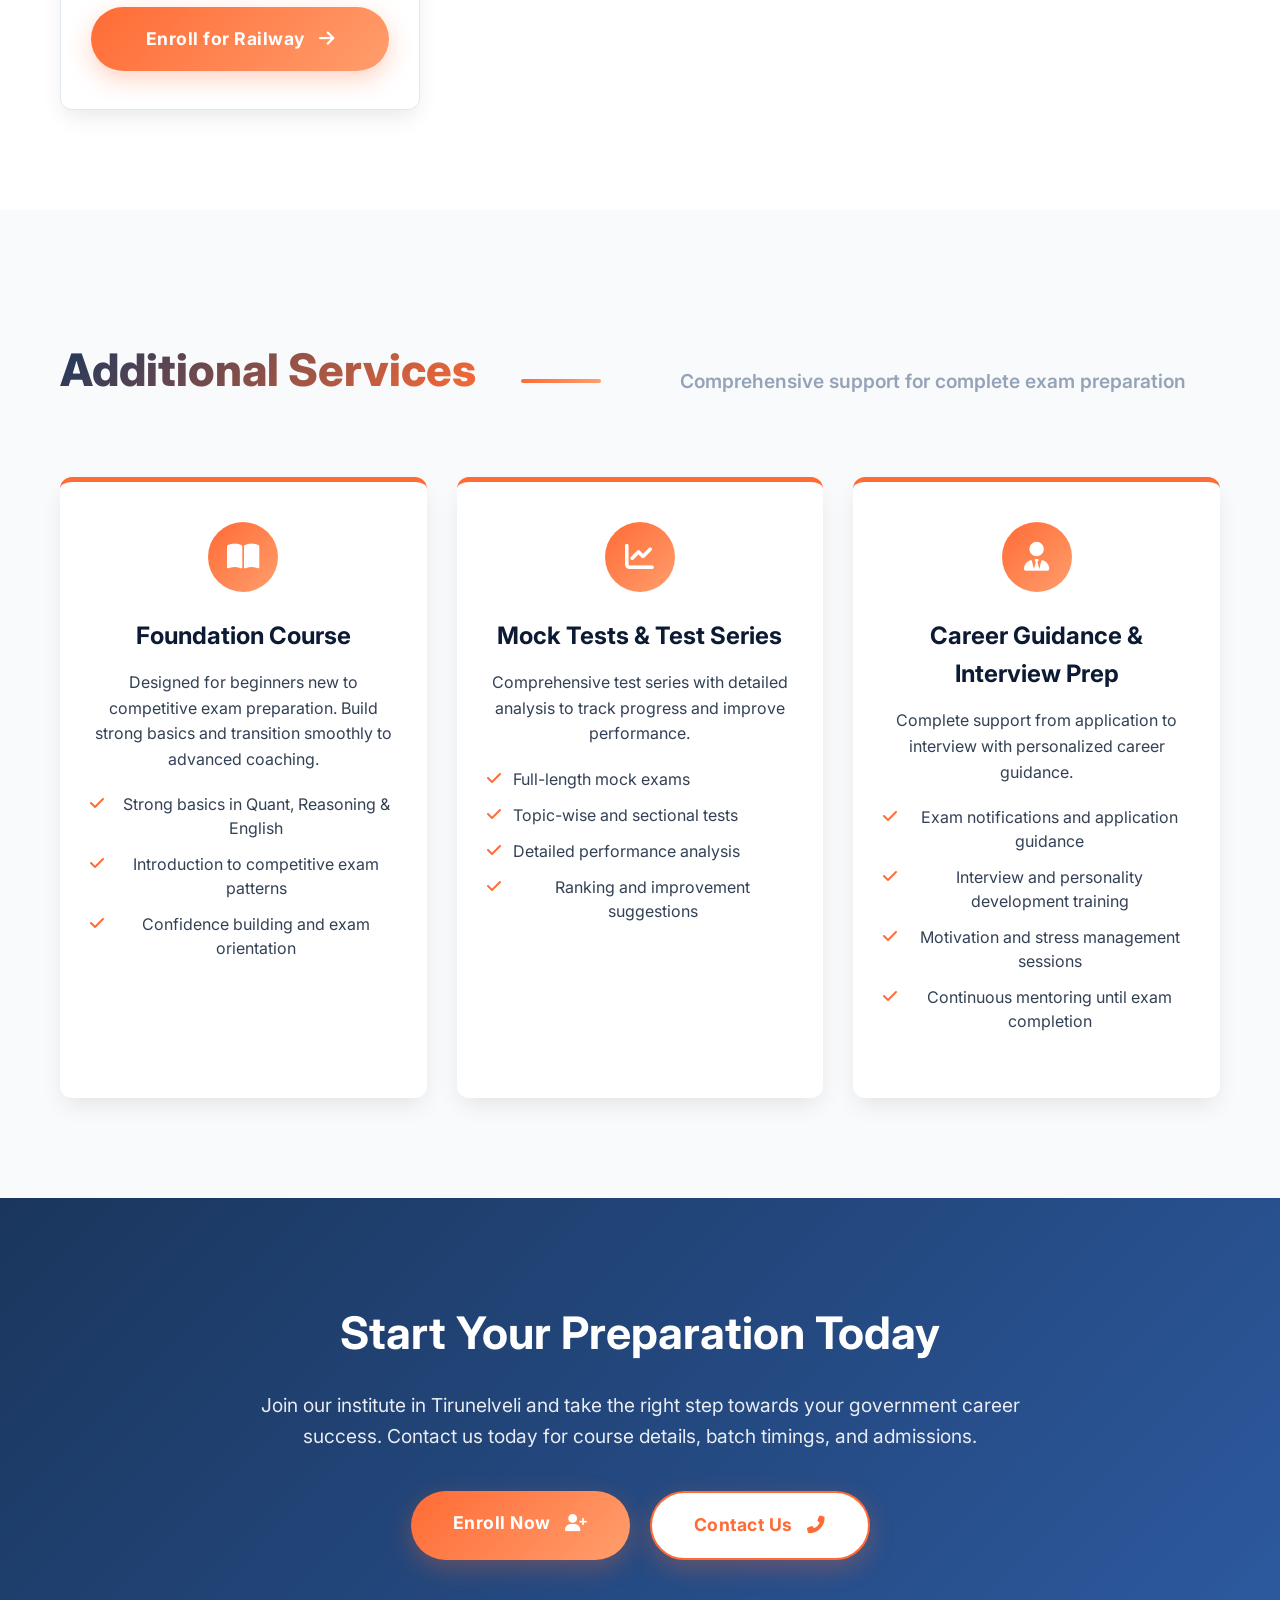
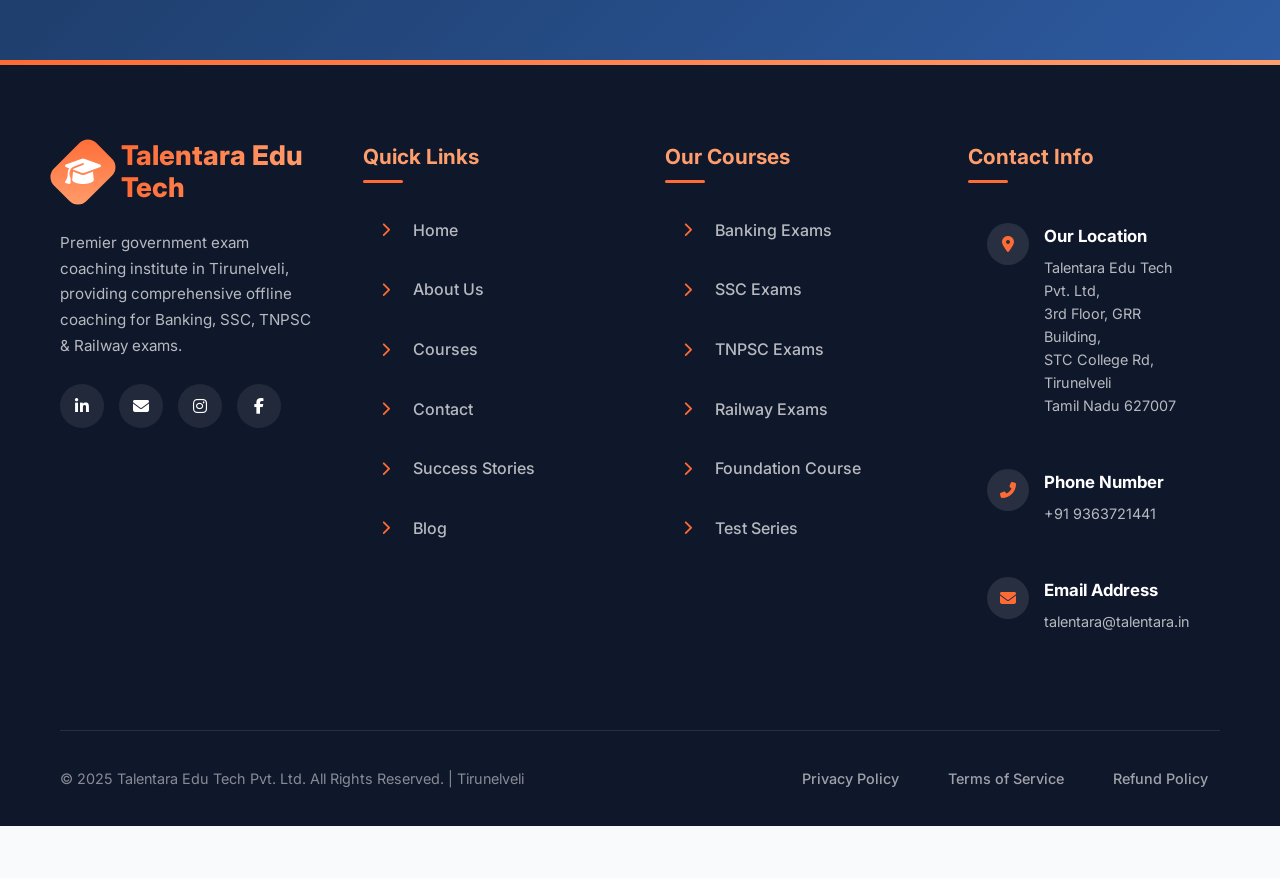
<file: services.html>
<!DOCTYPE html>
<html lang="en">
<head>
    <meta charset="UTF-8">
    <title>Our Courses - Talentara Edu Tech</title>
    <meta name="description" content="Detailed government exam coaching courses in Tirunelveli for Banking, SSC, TNPSC, Railway exams powered by Talentara Edu Tech Pvt. Ltd.">
    <meta name="keywords" content="Banking coaching Tirunelveli, TNPSC coaching, SSC coaching, Railway exam coaching, government exam coaching Tirunelveli">
    <meta name="viewport" content="width=device-width, initial-scale=1.0">
    <link rel="stylesheet" href="https://cdnjs.cloudflare.com/ajax/libs/font-awesome/6.4.0/css/all.min.css">
    <link href="https://fonts.googleapis.com/css2?family=Poppins:wght@300;400;500;600;700;800&family=Inter:wght@300;400;500;600;700&display=swap" rel="stylesheet">
    <style>
        /* ====== GLOBAL RESET ====== */
        * {
            margin: 0;
            padding: 0;
            box-sizing: border-box;
        }
        
        :root {
            /* Fresh Color Palette */
            --primary-dark: #0c1a33;
            --primary-color: #1a365d;
            --secondary-color: #2d5aa0;
            --accent-color: #ff6b35;
            --accent-light: #ff9e6d;
            --light-bg: #f8fafc;
            --light-gray: #e2e8f0;
            --medium-gray: #94a3b8;
            --dark-gray: #334155;
            --white: #ffffff;
            --nav-bg: rgba(12, 26, 51, 0.98);
            --footer-bg: #0f172a;
            --card-shadow: 0 10px 25px -5px rgba(0, 0, 0, 0.1);
            --shadow-hover: 0 20px 40px -10px rgba(0, 0, 0, 0.15);
            --transition: all 0.3s cubic-bezier(0.4, 0, 0.2, 1);
            --border-radius: 12px;
            --glass-bg: rgba(255, 255, 255, 0.08);
        }
        
        body {
            font-family: 'Inter', sans-serif;
            line-height: 1.6;
            color: var(--dark-gray);
            background-color: var(--light-bg);
            overflow-x: hidden;
            scroll-behavior: smooth;
        }
        
        .container {
            width: 100%;
            max-width: 1200px;
            margin: 0 auto;
            padding: 0 20px;
        }
        
        /* ====== UTILITY CLASSES ====== */
        .section-spacing {
            padding: 100px 0;
        }
        
        .section-title {
            text-align: center;
            margin-bottom: 70px;
            position: relative;
        }
        
        .section-title h2 {
            font-size: 2.8rem;
            font-weight: 800;
            color: var(--primary-dark);
            margin-bottom: 20px;
            background: linear-gradient(135deg, var(--primary-color), var(--accent-color));
            background-clip: text;
            -webkit-background-clip: text;
            -webkit-text-fill-color: transparent;
        }
        
        .section-title p {
            font-size: 1.2rem;
            color: var(--medium-gray);
            max-width: 700px;
            margin: 0 auto;
            line-height: 1.8;
        }
        
        .title-divider {
            width: 80px;
            height: 4px;
            background: linear-gradient(to right, var(--accent-color), var(--accent-light));
            margin: 25px auto;
            border-radius: 2px;
        }
        
        .btn {
            display: inline-block;
            padding: 18px 42px;
            background: linear-gradient(135deg, var(--accent-color), var(--accent-light));
            color: var(--white);
            text-decoration: none;
            font-weight: 700;
            border-radius: 50px;
            font-size: 1.1rem;
            transition: var(--transition);
            box-shadow: 0 8px 25px rgba(255, 107, 53, 0.3);
            border: none;
            cursor: pointer;
            letter-spacing: 0.5px;
            position: relative;
            overflow: hidden;
        }
        
        .btn::before {
            content: '';
            position: absolute;
            top: 0;
            left: -100%;
            width: 100%;
            height: 100%;
            background: linear-gradient(90deg, transparent, rgba(255, 255, 255, 0.3), transparent);
            transition: left 0.6s ease;
        }
        
        .btn:hover::before {
            left: 100%;
        }
        
        .btn:hover {
            transform: translateY(-5px);
            box-shadow: 0 12px 30px rgba(255, 107, 53, 0.4);
        }
        
        .btn i {
            margin-left: 10px;
            transition: transform 0.3s ease;
        }
        
        .btn:hover i {
            transform: translateX(5px);
        }
        
        .btn-light {
            background: var(--white);
            color: var(--accent-color);
            border: 2px solid var(--accent-color);
        }
        
        .btn-light:hover {
            background: linear-gradient(135deg, var(--accent-color), var(--accent-light));
            color: var(--white);
            border-color: transparent;
        }
        
        /* ====== MODERN NAVBAR ====== */
        .navbar-wrapper {
            position: fixed;
            top: 0;
            left: 0;
            width: 100%;
            z-index: 1000;
            background: var(--nav-bg);
            backdrop-filter: blur(12px);
            -webkit-backdrop-filter: blur(12px);
            border-bottom: 1px solid rgba(255, 107, 53, 0.15);
            transition: var(--transition);
            padding: 0;
        }
        
        .navbar-wrapper.scrolled {
            padding: 0;
            box-shadow: 0 5px 25px rgba(0, 0, 0, 0.15);
        }
        
        .navbar {
            display: flex;
            align-items: center;
            justify-content: space-between;
            padding: 18px 0;
        }
        
        .navbar-brand {
            display: flex;
            align-items: center;
            gap: 15px;
            text-decoration: none;
            z-index: 1001;
        }
        
        .logo-container {
            position: relative;
            width: 55px;
            height: 55px;
            display: flex;
            align-items: center;
            justify-content: center;
        }
        
        .logo-bg {
            position: absolute;
            width: 100%;
            height: 100%;
            background: linear-gradient(135deg, var(--accent-color), var(--accent-light));
            border-radius: 12px;
            transform: rotate(45deg);
            transition: var(--transition);
        }
        
        .navbar-brand:hover .logo-bg {
            transform: rotate(0deg);
        }
        
        .logo-icon {
            position: relative;
            font-size: 1.6rem;
            color: var(--white);
            z-index: 1;
        }
        
        .logo-text {
            display: flex;
            flex-direction: column;
        }
        
        .logo-text h2 {
            font-size: 1.8rem;
            font-weight: 800;
            background: linear-gradient(to right, var(--accent-color), var(--accent-light));
            background-clip: text;
            -webkit-background-clip: text;
            -webkit-text-fill-color: transparent;
            line-height: 1.1;
            letter-spacing: -0.5px;
        }
        
        .logo-text span {
            font-size: 0.75rem;
            color: rgba(255, 255, 255, 0.7);
            font-weight: 400;
            letter-spacing: 0.5px;
        }
        
        .navbar-nav {
            display: flex;
            list-style: none;
            gap: 8px;
            align-items: center;
        }
        
        .nav-item {
            position: relative;
        }
        
        .nav-link {
            color: rgba(255, 255, 255, 0.9);
            text-decoration: none;
            padding: 14px 22px;
            border-radius: 30px;
            font-weight: 600;
            font-size: 0.95rem;
            transition: var(--transition);
            display: flex;
            align-items: center;
            gap: 10px;
            position: relative;
            overflow: hidden;
            letter-spacing: 0.3px;
        }
        
        .nav-link::before {
            content: '';
            position: absolute;
            top: 0;
            left: -100%;
            width: 100%;
            height: 100%;
            background: linear-gradient(90deg, transparent, rgba(255, 107, 53, 0.2), transparent);
            transition: left 0.6s ease;
        }
        
        .nav-link:hover::before {
            left: 100%;
        }
        
        .nav-link:hover {
            background: var(--glass-bg);
            color: var(--accent-light);
            transform: translateY(-2px);
        }
        
        .nav-item.active .nav-link {
            background: rgba(255, 107, 53, 0.15);
            color: var(--accent-light);
            border: 1px solid rgba(255, 107, 53, 0.3);
            box-shadow: 0 4px 12px rgba(255, 107, 53, 0.15);
        }
        
        .dropdown {
            position: relative;
        }
        
        .dropdown-menu {
            position: absolute;
            top: 100%;
            left: 0;
            background: rgba(15, 23, 42, 0.95);
            backdrop-filter: blur(15px);
            -webkit-backdrop-filter: blur(15px);
            border: 1px solid rgba(255, 107, 53, 0.25);
            border-radius: 12px;
            padding: 12px 0;
            min-width: 240px;
            opacity: 0;
            visibility: hidden;
            transform: translateY(12px);
            transition: all 0.3s ease;
            box-shadow: 0 15px 40px rgba(0, 0, 0, 0.2);
            z-index: 100;
        }
        
        .dropdown:hover .dropdown-menu {
            opacity: 1;
            visibility: visible;
            transform: translateY(8px);
        }
        
        .dropdown-item {
            color: rgba(255, 255, 255, 0.85);
            text-decoration: none;
            padding: 14px 24px;
            display: flex;
            align-items: center;
            gap: 12px;
            transition: var(--transition);
            border-left: 3px solid transparent;
            font-weight: 500;
        }
        
        .dropdown-item:hover {
            background: rgba(255, 107, 53, 0.1);
            color: var(--accent-light);
            border-left: 3px solid var(--accent-color);
            padding-left: 21px;
        }
        
        .dropdown-item i {
            width: 20px;
            text-align: center;
            color: var(--accent-color);
        }
        
        .dropdown-divider {
            height: 1px;
            background: rgba(255, 255, 255, 0.1);
            margin: 8px 20px;
        }
        
        .navbar-actions {
            display: flex;
            align-items: center;
            gap: 20px;
        }
        
        .contact-badge {
            display: flex;
            align-items: center;
            gap: 12px;
            background: rgba(255, 255, 255, 0.08);
            padding: 12px 22px;
            border-radius: 30px;
            transition: var(--transition);
            cursor: pointer;
            border: 1px solid transparent;
            position: relative;
            overflow: hidden;
        }
        
        .contact-badge::before {
            content: '';
            position: absolute;
            top: 0;
            left: -100%;
            width: 100%;
            height: 100%;
            background: linear-gradient(90deg, transparent, rgba(255, 107, 53, 0.2), transparent);
            transition: left 0.6s ease;
        }
        
        .contact-badge:hover::before {
            left: 100%;
        }
        
        .contact-badge:hover {
            background: rgba(255, 107, 53, 0.1);
            border-color: rgba(255, 107, 53, 0.3);
            transform: translateY(-2px);
        }
        
        .contact-badge i {
            color: var(--accent-color);
            font-size: 1rem;
            transition: var(--transition);
        }
        
        .contact-badge span {
            color: var(--white);
            font-size: 0.95rem;
            font-weight: 600;
            transition: var(--transition);
        }
        
        .contact-badge:hover i,
        .contact-badge:hover span {
            color: var(--accent-light);
        }
        
        .enroll-btn {
            background: linear-gradient(135deg, var(--accent-color), var(--accent-light));
            color: var(--white);
            border: none;
            padding: 14px 32px;
            border-radius: 30px;
            font-weight: 700;
            font-size: 0.95rem;
            cursor: pointer;
            transition: var(--transition);
            display: flex;
            align-items: center;
            gap: 10px;
            box-shadow: 0 5px 20px rgba(255, 107, 53, 0.3);
            position: relative;
            overflow: hidden;
            letter-spacing: 0.5px;
        }
        
        .enroll-btn::before {
            content: '';
            position: absolute;
            top: 0;
            left: -100%;
            width: 100%;
            height: 100%;
            background: linear-gradient(90deg, transparent, rgba(255, 255, 255, 0.3), transparent);
            transition: left 0.6s ease;
        }
        
        .enroll-btn:hover::before {
            left: 100%;
        }
        
        .enroll-btn:hover {
            transform: translateY(-3px);
            box-shadow: 0 8px 25px rgba(255, 107, 53, 0.4);
            background: linear-gradient(135deg, var(--accent-light), var(--accent-color));
        }
        
        .menu-toggle {
            display: none;
            background: none;
            border: none;
            color: var(--white);
            font-size: 1.6rem;
            cursor: pointer;
            padding: 8px;
            border-radius: 8px;
            transition: var(--transition);
            z-index: 1001;
        }
        
        .menu-toggle:hover {
            background: rgba(255, 107, 53, 0.15);
            color: var(--accent-light);
        }
        
        /* ====== SERVICES HERO ====== */
        .services-hero {
            background: linear-gradient(rgba(12, 26, 51, 0.9), rgba(26, 53, 93, 0.9)), url('https://images.unsplash.com/photo-1523050854058-8df90110c9f1?ixlib=rb-4.0.3&auto=format&fit=crop&w=1600&q=80');
            background-size: cover;
            background-position: center;
            color: var(--white);
            padding: 180px 0 100px;
            position: relative;
            overflow: hidden;
            margin-top: 90px;
            text-align: center;
        }
        
        .services-hero-content {
            max-width: 800px;
            margin: 0 auto;
        }
        
        .services-hero h1 {
            font-size: 3.8rem;
            font-weight: 800;
            line-height: 1.2;
            margin-bottom: 20px;
            text-shadow: 0 4px 15px rgba(0, 0, 0, 0.3);
        }
        
        .services-hero p {
            font-size: 1.3rem;
            margin-bottom: 40px;
            opacity: 0.9;
            line-height: 1.6;
        }
        
        .hero-highlight {
            color: var(--accent-light);
            font-weight: 700;
        }
        
        /* ====== COURSES INTRO ====== */
        .courses-intro {
            padding: 100px 0;
            background: var(--white);
        }
        
        .intro-card {
            background: linear-gradient(135deg, var(--primary-color), var(--secondary-color));
            border-radius: var(--border-radius);
            padding: 50px;
            color: var(--white);
            text-align: center;
            box-shadow: var(--shadow-hover);
            margin-bottom: 50px;
        }
        
        .intro-card h2 {
            font-size: 2.5rem;
            margin-bottom: 20px;
            color: var(--white);
        }
        
        .intro-card p {
            font-size: 1.2rem;
            line-height: 1.8;
            margin-bottom: 30px;
            opacity: 0.9;
        }
        
        /* ====== COURSES GRID ====== */
        .courses-grid {
            display: grid;
            grid-template-columns: repeat(auto-fit, minmax(350px, 1fr));
            gap: 40px;
            margin-top: 50px;
        }
        
        .course-card {
            background: var(--white);
            border-radius: var(--border-radius);
            overflow: hidden;
            box-shadow: var(--card-shadow);
            transition: var(--transition);
            position: relative;
            border: 1px solid var(--light-gray);
        }
        
        .course-card:hover {
            transform: translateY(-10px);
            box-shadow: var(--shadow-hover);
        }
        
        .course-header {
            background: linear-gradient(135deg, var(--primary-color), var(--secondary-color));
            color: var(--white);
            padding: 30px;
            text-align: center;
        }
        
        .course-icon {
            font-size: 3rem;
            margin-bottom: 20px;
        }
        
        .course-header h3 {
            font-size: 1.8rem;
            margin-bottom: 10px;
        }
        
        .course-content {
            padding: 30px;
        }
        
        .section-title {
            display: flex;
            align-items: center;
            gap: 10px;
            color: var(--primary-dark);
            margin: 25px 0 15px;
            font-size: 1.3rem;
            font-weight: 600;
        }
        
        .section-title i {
            color: var(--accent-color);
        }
        
        .features-list {
            list-style: none;
            margin-bottom: 25px;
        }
        
        .features-list li {
            display: flex;
            align-items: flex-start;
            gap: 12px;
            margin-bottom: 12px;
            color: var(--dark-gray);
            line-height: 1.5;
        }
        
        .features-list i {
            color: var(--accent-color);
            margin-top: 3px;
            flex-shrink: 0;
        }
        
        .course-card .btn {
            width: 100%;
            text-align: center;
            margin-top: 20px;
        }
        
        /* ====== SPECIAL COURSES ====== */
        .special-courses {
            padding: 100px 0;
            background: var(--light-bg);
        }
        
        .special-grid {
            display: grid;
            grid-template-columns: repeat(auto-fit, minmax(300px, 1fr));
            gap: 30px;
            margin-top: 50px;
        }
        
        .special-card {
            background: var(--white);
            border-radius: var(--border-radius);
            padding: 40px 30px;
            text-align: center;
            box-shadow: var(--card-shadow);
            transition: var(--transition);
            border-top: 5px solid var(--accent-color);
        }
        
        .special-card:hover {
            transform: translateY(-8px);
            box-shadow: var(--shadow-hover);
        }
        
        .special-icon {
            width: 70px;
            height: 70px;
            background: linear-gradient(135deg, var(--accent-color), var(--accent-light));
            border-radius: 50%;
            display: flex;
            align-items: center;
            justify-content: center;
            margin: 0 auto 25px;
            font-size: 1.8rem;
            color: var(--white);
            transition: var(--transition);
        }
        
        .special-card:hover .special-icon {
            transform: scale(1.1);
        }
        
        .special-card h3 {
            font-size: 1.5rem;
            color: var(--primary-dark);
            margin-bottom: 15px;
        }
        
        .special-card p {
            color: var(--dark-gray);
            line-height: 1.6;
            margin-bottom: 20px;
        }
        
        /* ====== CTA SECTION ====== */
        .services-cta {
            background: linear-gradient(135deg, var(--primary-color), var(--secondary-color));
            color: var(--white);
            text-align: center;
            padding: 100px 0;
            position: relative;
            overflow: hidden;
        }
        
        .services-cta-content {
            max-width: 800px;
            margin: 0 auto;
            position: relative;
            z-index: 2;
        }
        
        .services-cta h2 {
            font-size: 2.8rem;
            margin-bottom: 20px;
            color: var(--white);
        }
        
        .services-cta p {
            font-size: 1.2rem;
            margin-bottom: 40px;
            opacity: 0.9;
            line-height: 1.6;
        }
        
        .cta-buttons {
            display: flex;
            gap: 20px;
            justify-content: center;
            flex-wrap: wrap;
            margin-top: 40px;
        }
        
        /* ====== MODERN FOOTER ====== */
        .footer-wrapper {
            background: var(--footer-bg);
            color: var(--white);
            padding: 80px 0 0;
            position: relative;
            overflow: hidden;
        }
        
        .footer-wrapper::before {
            content: '';
            position: absolute;
            top: 0;
            left: 0;
            width: 100%;
            height: 5px;
            background: linear-gradient(90deg, var(--accent-color), var(--accent-light));
        }
        
        .footer-top {
            padding-bottom: 60px;
            border-bottom: 1px solid rgba(255, 255, 255, 0.1);
        }
        
        .footer-content {
            display: grid;
            grid-template-columns: repeat(auto-fit, minmax(250px, 1fr));
            gap: 50px;
        }
        
        .footer-brand {
            margin-bottom: 25px;
        }
        
        .footer-logo {
            display: flex;
            align-items: center;
            gap: 15px;
            text-decoration: none;
            margin-bottom: 25px;
        }
        
        .footer-logo-container {
            position: relative;
            width: 60px;
            height: 60px;
            display: flex;
            align-items: center;
            justify-content: center;
        }
        
        .footer-logo-bg {
            position: absolute;
            width: 100%;
            height: 100%;
            background: linear-gradient(135deg, var(--accent-color), var(--accent-light));
            border-radius: 12px;
            transform: rotate(45deg);
            transition: var(--transition);
        }
        
        .footer-logo:hover .footer-logo-bg {
            transform: rotate(0deg);
        }
        
        .footer-logo-icon {
            position: relative;
            font-size: 1.8rem;
            color: var(--white);
            z-index: 1;
        }
        
        .footer-logo-text h3 {
            font-size: 1.7rem;
            font-weight: 800;
            background: linear-gradient(to right, var(--accent-color), var(--accent-light));
            background-clip: text;
            -webkit-background-clip: text;
            -webkit-text-fill-color: transparent;
            line-height: 1.2;
        }
        
        .footer-description {
            color: rgba(255, 255, 255, 0.7);
            line-height: 1.7;
            margin-bottom: 25px;
            font-size: 0.95rem;
        }
        
        .footer-social {
            display: flex;
            gap: 15px;
        }
        
        .social-link {
            width: 44px;
            height: 44px;
            background: rgba(255, 255, 255, 0.08);
            border-radius: 50%;
            display: flex;
            align-items: center;
            justify-content: center;
            color: var(--white);
            text-decoration: none;
            transition: var(--transition);
            position: relative;
            overflow: hidden;
            border: 1px solid transparent;
        }
        
        .social-link::before {
            content: '';
            position: absolute;
            top: 0;
            left: 0;
            width: 100%;
            height: 100%;
            background: linear-gradient(135deg, var(--accent-color), var(--accent-light));
            opacity: 0;
            transition: opacity 0.3s ease;
        }
        
        .social-link i {
            position: relative;
            z-index: 1;
            transition: var(--transition);
        }
        
        .social-link:hover::before {
            opacity: 1;
        }
        
        .social-link:hover {
            transform: translateY(-5px);
            box-shadow: 0 5px 15px rgba(255, 107, 53, 0.3);
            border-color: var(--accent-color);
        }
        
        .social-link:hover i {
            color: var(--white);
            transform: scale(1.1);
        }
        
        .footer-column h4 {
            font-size: 1.3rem;
            color: var(--accent-light);
            margin-bottom: 25px;
            padding-bottom: 10px;
            position: relative;
            font-weight: 700;
        }
        
        .footer-column h4::after {
            content: '';
            position: absolute;
            bottom: 0;
            left: 0;
            width: 40px;
            height: 3px;
            background: var(--accent-color);
            border-radius: 2px;
        }
        
        .footer-links {
            list-style: none;
        }
        
        .footer-links li {
            margin-bottom: 14px;
        }
        
        .footer-links a {
            color: rgba(255, 255, 255, 0.7);
            text-decoration: none;
            transition: var(--transition);
            display: flex;
            align-items: center;
            gap: 12px;
            padding: 10px 15px;
            border-radius: 8px;
            border-left: 3px solid transparent;
            font-weight: 500;
        }
        
        .footer-links a:hover {
            background: rgba(255, 107, 53, 0.1);
            color: var(--accent-light);
            transform: translateX(8px);
            border-left: 3px solid var(--accent-color);
        }
        
        .footer-links a i {
            color: var(--accent-color);
            width: 20px;
            font-size: 0.9rem;
            transition: var(--transition);
        }
        
        .footer-links a:hover i {
            transform: scale(1.1);
            color: var(--accent-light);
        }
        
        .contact-info {
            margin-top: 20px;
        }
        
        .contact-item {
            display: flex;
            align-items: flex-start;
            gap: 15px;
            margin-bottom: 22px;
            color: rgba(255, 255, 255, 0.7);
            padding: 14px 18px;
            border-radius: 10px;
            transition: var(--transition);
            border: 1px solid transparent;
        }
        
        .contact-item:hover {
            background: rgba(255, 107, 53, 0.08);
            border-color: rgba(255, 107, 53, 0.2);
            transform: translateY(-3px);
        }
        
        .contact-icon {
            background: rgba(255, 255, 255, 0.1);
            width: 42px;
            height: 42px;
            border-radius: 50%;
            display: flex;
            align-items: center;
            justify-content: center;
            color: var(--accent-color);
            flex-shrink: 0;
            transition: var(--transition);
        }
        
        .contact-item:hover .contact-icon {
            background: var(--accent-color);
            color: var(--white);
            transform: scale(1.1);
        }
        
        .contact-details h5 {
            color: var(--white);
            margin-bottom: 6px;
            font-size: 1.05rem;
            transition: var(--transition);
        }
        
        .contact-item:hover .contact-details h5 {
            color: var(--accent-light);
        }
        
        .contact-details p {
            font-size: 0.9rem;
            line-height: 1.6;
            transition: var(--transition);
        }
        
        .contact-item:hover .contact-details p {
            color: rgba(255, 255, 255, 0.9);
        }
        
        .footer-bottom {
            padding: 30px 0;
            display: flex;
            justify-content: space-between;
            align-items: center;
        }
        
        .copyright {
            color: rgba(255, 255, 255, 0.5);
            font-size: 0.9rem;
        }
        
        .footer-menu {
            display: flex;
            gap: 25px;
        }
        
        .footer-menu a {
            color: rgba(255, 255, 255, 0.6);
            text-decoration: none;
            font-size: 0.9rem;
            transition: var(--transition);
            padding: 6px 12px;
            border-radius: 4px;
            font-weight: 500;
        }
        
        .footer-menu a:hover {
            color: var(--accent-light);
            background: rgba(255, 107, 53, 0.1);
            transform: translateY(-2px);
        }
        
        .back-to-top {
            position: fixed;
            bottom: 30px;
            right: 30px;
            width: 52px;
            height: 52px;
            background: linear-gradient(135deg, var(--accent-color), var(--accent-light));
            color: var(--white);
            border-radius: 50%;
            display: flex;
            align-items: center;
            justify-content: center;
            font-size: 1.2rem;
            cursor: pointer;
            box-shadow: 0 5px 20px rgba(255, 107, 53, 0.3);
            z-index: 100;
            opacity: 0;
            visibility: hidden;
            transition: var(--transition);
            border: none;
            position: relative;
            overflow: hidden;
        }
        
        .back-to-top::before {
            content: '';
            position: absolute;
            top: 0;
            left: -100%;
            width: 100%;
            height: 100%;
            background: linear-gradient(90deg, transparent, rgba(255, 255, 255, 0.3), transparent);
            transition: left 0.6s ease;
        }
        
        .back-to-top:hover::before {
            left: 100%;
        }
        
        .back-to-top.show {
            opacity: 1;
            visibility: visible;
        }
        
        .back-to-top:hover {
            transform: translateY(-5px) scale(1.1);
            box-shadow: 0 10px 25px rgba(255, 107, 53, 0.4);
        }
        
        /* ====== RESPONSIVE DESIGN ====== */
        @media (max-width: 1100px) {
            .container {
                max-width: 100%;
                padding: 0 25px;
            }
        }
        
        @media (max-width: 992px) {
            .menu-toggle {
                display: block;
            }
            
            .navbar-nav {
                position: fixed;
                top: 0;
                left: -100%;
                width: 85%;
                height: 100vh;
                background: rgba(15, 23, 42, 0.98);
                backdrop-filter: blur(15px);
                -webkit-backdrop-filter: blur(15px);
                flex-direction: column;
                align-items: flex-start;
                padding: 100px 40px 40px;
                transition: left 0.4s ease;
                z-index: 999;
                box-shadow: 10px 0 30px rgba(0, 0, 0, 0.2);
                border-right: 1px solid rgba(255, 107, 53, 0.2);
            }
            
            .navbar-nav.active {
                left: 0;
            }
            
            .nav-item {
                width: 100%;
            }
            
            .nav-link {
                width: 100%;
                padding: 18px 25px;
                border-radius: 10px;
                font-size: 1.05rem;
            }
            
            .dropdown-menu {
                position: static;
                opacity: 1;
                visibility: visible;
                transform: none;
                background: rgba(255, 255, 255, 0.05);
                border: 1px solid rgba(255, 107, 53, 0.2);
                box-shadow: none;
                padding: 10px 0 10px 30px;
                display: none;
                margin-top: 10px;
                margin-left: 20px;
            }
            
            .dropdown.active .dropdown-menu {
                display: block;
            }
            
            .navbar-actions {
                display: none;
            }
            
            .services-hero h1 {
                font-size: 3rem;
            }
            
            .section-title h2 {
                font-size: 2.4rem;
            }
            
            .courses-grid {
                grid-template-columns: 1fr;
                gap: 30px;
            }
            
            .special-grid {
                grid-template-columns: 1fr;
                gap: 25px;
            }
            
            .footer-content {
                gap: 40px;
            }
            
            .footer-bottom {
                flex-direction: column;
                gap: 25px;
                text-align: center;
            }
            
            .cta-buttons {
                flex-direction: column;
                align-items: center;
            }
        }
        
        @media (max-width: 768px) {
            .container {
                padding: 0 20px;
            }
            
            .section-spacing {
                padding: 80px 0;
            }
            
            .services-hero {
                padding: 150px 0 80px;
            }
            
            .services-hero h1 {
                font-size: 2.5rem;
            }
            
            .services-hero p {
                font-size: 1.1rem;
            }
            
            .section-title h2 {
                font-size: 2.2rem;
            }
            
            .section-title p {
                font-size: 1.1rem;
            }
            
            .navbar-nav {
                width: 90%;
                padding: 100px 30px 30px;
            }
            
            .footer-logo {
                flex-direction: column;
                text-align: center;
                gap: 20px;
            }
            
            .footer-brand {
                text-align: center;
            }
            
            .footer-social {
                justify-content: center;
            }
            
            .back-to-top {
                bottom: 25px;
                right: 25px;
                width: 48px;
                height: 48px;
            }
            
            .intro-card {
                padding: 30px 20px;
            }
            
            .intro-card h2 {
                font-size: 2rem;
            }
        }
        
        @media (max-width: 576px) {
            .footer-content {
                grid-template-columns: 1fr;
                gap: 40px;
            }
            
            .footer-column {
                text-align: center;
            }
            
            .footer-column h4::after {
                left: 50%;
                transform: translateX(-50%);
            }
            
            .footer-links a {
                justify-content: center;
            }
            
            .contact-item {
                flex-direction: column;
                text-align: center;
                align-items: center;
            }
            
            .contact-icon {
                margin-bottom: 10px;
            }
            
            .footer-menu {
                flex-wrap: wrap;
                justify-content: center;
                gap: 15px;
            }
            
            .navbar {
                padding: 15px 0;
            }
            
            .logo-text h2 {
                font-size: 1.6rem;
            }
            
            .footer-logo-text h3 {
                font-size: 1.5rem;
            }
            
            .services-hero h1 {
                font-size: 2.2rem;
            }
            
            .btn {
                padding: 16px 32px;
                font-size: 1rem;
            }
            
            .section-title h2 {
                font-size: 2rem;
            }
            
            .title-divider {
                width: 60px;
            }
            
            .course-card, .special-card {
                padding: 25px 20px;
            }
            
            .course-header {
                padding: 25px 20px;
            }
        }
    </style>
</head>
<body>
    <!-- Modern Navbar -->
    <header class="navbar-wrapper" id="navbar">
        <div class="container">
            <nav class="navbar">
                <a href="index.html" class="navbar-brand">
                    <div class="logo-container">
                        <div class="logo-bg"></div>
                        <div class="logo-icon">
                            <i class="fas fa-graduation-cap"></i>
                        </div>
                    </div>
                    <div class="logo-text">
                        <h2>Talentara Edu Tech</h2>
                        <span>Pvt. Ltd.</span>
                    </div>
                </a>
                
                <button class="menu-toggle" id="menuToggle">
                    <i class="fas fa-bars"></i>
                </button>
                
                <ul class="navbar-nav" id="navbarNav">
                    <li class="nav-item">
                        <a href="index.html" class="nav-link">
                            <i class="fas fa-home"></i>
                            <span>Home</span>
                        </a>
                    </li>
                    <li class="nav-item">
                        <a href="about.html" class="nav-link">
                            <i class="fas fa-info-circle"></i>
                            <span>About</span>
                        </a>
                    </li>
                    <li class="nav-item dropdown active">
                        <a href="services.html" class="nav-link">
                            <i class="fas fa-graduation-cap"></i>
                            <span>Courses</span>
                            <i class="fas fa-chevron-down" style="font-size: 0.8rem; margin-left: auto;"></i>
                        </a>
                        <div class="dropdown-menu">
                            <a href="#banking" class="dropdown-item">
                                <i class="fas fa-university"></i>
                                <span>Banking Exams</span>
                            </a>
                            <a href="#ssc" class="dropdown-item">
                                <i class="fas fa-file-contract"></i>
                                <span>SSC Exams</span>
                            </a>
                            <a href="#tnpsc" class="dropdown-item">
                                <i class="fas fa-landmark"></i>
                                <span>TNPSC Exams</span>
                            </a>
                            <a href="#railway" class="dropdown-item">
                                <i class="fas fa-train"></i>
                                <span>Railway Exams</span>
                            </a>
                            <div class="dropdown-divider"></div>
                            <a href="#foundation" class="dropdown-item">
                                <i class="fas fa-book-open"></i>
                                <span>Foundation Course</span>
                            </a>
                        </div>
                    </li>
                    <li class="nav-item">
                        <a href="contact.html" class="nav-link">
                            <i class="fas fa-address-book"></i>
                            <span>Contact</span>
                        </a>
                    </li>
                </ul>
                
                <div class="navbar-actions">
                    <div class="contact-badge" onclick="window.location.href='tel:+919363721441'">
                        <i class="fas fa-phone-alt"></i>
                        <span>+91 9363721441</span>
                    </div>
                    <button class="enroll-btn" onclick="window.location.href='contact.html'">
                        <i class="fas fa-user-plus"></i>
                        <span>Enroll Now</span>
                    </button>
                </div>
            </nav>
        </div>
    </header>

    <!-- Services Hero Section -->
    <section class="services-hero">
        <div class="container">
            <div class="services-hero-content">
                <h1>Our Comprehensive Courses</h1>
                <p>Expert-led coaching programs designed for success in government examinations. Backed by <span class="hero-highlight">Talentara Edu Tech Pvt. Ltd.</span></p>
                <a href="#courses" class="btn">Explore Courses <i class="fas fa-arrow-down"></i></a>
            </div>
        </div>
    </section>

    <!-- Courses Introduction -->
    <section class="courses-intro section-spacing">
        <div class="container">
            <div class="intro-card">
                <h2>Expert Coaching for Government Exams</h2>
                <p>We provide comprehensive offline coaching programs for aspirants preparing for government and competitive examinations. With academic support from Talentara Edu Tech Pvt. Ltd., our courses are designed to deliver strong fundamentals, regular practice, and exam-focused strategies.</p>
                <a href="contact.html" class="btn btn-light">Enroll Now <i class="fas fa-user-plus"></i></a>
            </div>
            
            <div class="section-title" id="courses">
                <h2>Our Main Courses</h2>
                <div class="title-divider"></div>
                <p>Specialized coaching programs for various government examinations</p>
            </div>
            
            <div class="courses-grid">
                <!-- Banking Exam Card -->
                <div class="course-card" id="banking">
                    <div class="course-header">
                        <div class="course-icon">
                            <i class="fas fa-university"></i>
                        </div>
                        <h3>Banking Exam Coaching</h3>
                        <p>Complete preparation for all major banking exams</p>
                    </div>
                    <div class="course-content">
                        <div class="section-title">
                            <i class="fas fa-file-alt"></i>
                            <span>Exams Covered</span>
                        </div>
                        <ul class="features-list">
                            <li><i class="fas fa-check-circle"></i> IBPS Clerk & Probationary Officer (PO)</li>
                            <li><i class="fas fa-check-circle"></i> SBI Clerk & PO</li>
                            <li><i class="fas fa-check-circle"></i> RRB Clerk & Officer Scale</li>
                            <li><i class="fas fa-check-circle"></i> Insurance Exams (LIC, NIACL, UIIC, etc.)</li>
                        </ul>
                        
                        <div class="section-title">
                            <i class="fas fa-book"></i>
                            <span>Subjects Covered</span>
                        </div>
                        <ul class="features-list">
                            <li><i class="fas fa-check-circle"></i> Quantitative Aptitude</li>
                            <li><i class="fas fa-check-circle"></i> Reasoning Ability</li>
                            <li><i class="fas fa-check-circle"></i> English Language</li>
                            <li><i class="fas fa-check-circle"></i> General Awareness & Banking Awareness</li>
                            <li><i class="fas fa-check-circle"></i> Current Affairs</li>
                        </ul>
                        
                        <a href="contact.html" class="btn">Enroll for Banking <i class="fas fa-arrow-right"></i></a>
                    </div>
                </div>
                
                <!-- SSC Exam Card -->
                <div class="course-card" id="ssc">
                    <div class="course-header">
                        <div class="course-icon">
                            <i class="fas fa-file-contract"></i>
                        </div>
                        <h3>SSC Exam Coaching</h3>
                        <p>Expert coaching for all SSC examinations</p>
                    </div>
                    <div class="course-content">
                        <div class="section-title">
                            <i class="fas fa-file-alt"></i>
                            <span>Exams Covered</span>
                        </div>
                        <ul class="features-list">
                            <li><i class="fas fa-check-circle"></i> SSC CGL</li>
                            <li><i class="fas fa-check-circle"></i> SSC CHSL</li>
                            <li><i class="fas fa-check-circle"></i> SSC MTS</li>
                            <li><i class="fas fa-check-circle"></i> SSC GD & other SSC examinations</li>
                        </ul>
                        
                        <div class="section-title">
                            <i class="fas fa-book"></i>
                            <span>Subjects Covered</span>
                        </div>
                        <ul class="features-list">
                            <li><i class="fas fa-check-circle"></i> Quantitative Aptitude</li>
                            <li><i class="fas fa-check-circle"></i> General Intelligence & Reasoning</li>
                            <li><i class="fas fa-check-circle"></i> English Language</li>
                            <li><i class="fas fa-check-circle"></i> General Awareness</li>
                        </ul>
                        
                        <a href="contact.html" class="btn">Enroll for SSC <i class="fas fa-arrow-right"></i></a>
                    </div>
                </div>
                
                <!-- TNPSC Exam Card -->
                <div class="course-card" id="tnpsc">
                    <div class="course-header">
                        <div class="course-icon">
                            <i class="fas fa-landmark"></i>
                        </div>
                        <h3>TNPSC Exam Coaching</h3>
                        <p>Comprehensive preparation for Tamil Nadu exams</p>
                    </div>
                    <div class="course-content">
                        <div class="section-title">
                            <i class="fas fa-file-alt"></i>
                            <span>Exams Covered</span>
                        </div>
                        <ul class="features-list">
                            <li><i class="fas fa-check-circle"></i> TNPSC Group I</li>
                            <li><i class="fas fa-check-circle"></i> TNPSC Group II & II A</li>
                            <li><i class="fas fa-check-circle"></i> TNPSC Group IV</li>
                            <li><i class="fas fa-check-circle"></i> VAO & other TNPSC exams</li>
                        </ul>
                        
                        <div class="section-title">
                            <i class="fas fa-book"></i>
                            <span>Subjects Covered</span>
                        </div>
                        <ul class="features-list">
                            <li><i class="fas fa-check-circle"></i> Tamil & English</li>
                            <li><i class="fas fa-check-circle"></i> General Studies</li>
                            <li><i class="fas fa-check-circle"></i> Aptitude & Mental Ability</li>
                            <li><i class="fas fa-check-circle"></i> Indian Polity, History, Geography & Economy</li>
                            <li><i class="fas fa-check-circle"></i> State & National Current Affairs</li>
                        </ul>
                        
                        <a href="contact.html" class="btn">Enroll for TNPSC <i class="fas fa-arrow-right"></i></a>
                    </div>
                </div>
                
                <!-- Railway Exam Card -->
                <div class="course-card" id="railway">
                    <div class="course-header">
                        <div class="course-icon">
                            <i class="fas fa-train"></i>
                        </div>
                        <h3>Railway Exam Coaching</h3>
                        <p>Specialized coaching for railway recruitment exams</p>
                    </div>
                    <div class="course-content">
                        <div class="section-title">
                            <i class="fas fa-file-alt"></i>
                            <span>Exams Covered</span>
                        </div>
                        <ul class="features-list">
                            <li><i class="fas fa-check-circle"></i> RRB NTPC</li>
                            <li><i class="fas fa-check-circle"></i> RRB Group D</li>
                            <li><i class="fas fa-check-circle"></i> Other Railway recruitment exams</li>
                        </ul>
                        
                        <div class="section-title">
                            <i class="fas fa-book"></i>
                            <span>Subjects Covered</span>
                        </div>
                        <ul class="features-list">
                            <li><i class="fas fa-check-circle"></i> Mathematics</li>
                            <li><i class="fas fa-check-circle"></i> General Intelligence & Reasoning</li>
                            <li><i class="fas fa-check-circle"></i> General Science</li>
                            <li><i class="fas fa-check-circle"></i> General Awareness & Current Affairs</li>
                        </ul>
                        
                        <a href="contact.html" class="btn">Enroll for Railway <i class="fas fa-arrow-right"></i></a>
                    </div>
                </div>
            </div>
        </div>
    </section>

    <!-- Special Courses Section -->
    <section class="special-courses section-spacing" id="foundation">
        <div class="container">
            <div class="section-title">
                <h2>Additional Services</h2>
                <div class="title-divider"></div>
                <p>Comprehensive support for complete exam preparation</p>
            </div>
            
            <div class="special-grid">
                <!-- Foundation Course -->
                <div class="special-card">
                    <div class="special-icon">
                        <i class="fas fa-book-open"></i>
                    </div>
                    <h3>Foundation Course</h3>
                    <p>Designed for beginners new to competitive exam preparation. Build strong basics and transition smoothly to advanced coaching.</p>
                    <ul class="features-list">
                        <li><i class="fas fa-check"></i> Strong basics in Quant, Reasoning & English</li>
                        <li><i class="fas fa-check"></i> Introduction to competitive exam patterns</li>
                        <li><i class="fas fa-check"></i> Confidence building and exam orientation</li>
                    </ul>
                </div>
                
                <!-- Test Series -->
                <div class="special-card">
                    <div class="special-icon">
                        <i class="fas fa-chart-line"></i>
                    </div>
                    <h3>Mock Tests & Test Series</h3>
                    <p>Comprehensive test series with detailed analysis to track progress and improve performance.</p>
                    <ul class="features-list">
                        <li><i class="fas fa-check"></i> Full-length mock exams</li>
                        <li><i class="fas fa-check"></i> Topic-wise and sectional tests</li>
                        <li><i class="fas fa-check"></i> Detailed performance analysis</li>
                        <li><i class="fas fa-check"></i> Ranking and improvement suggestions</li>
                    </ul>
                </div>
                
                <!-- Career Guidance -->
                <div class="special-card">
                    <div class="special-icon">
                        <i class="fas fa-user-tie"></i>
                    </div>
                    <h3>Career Guidance & Interview Prep</h3>
                    <p>Complete support from application to interview with personalized career guidance.</p>
                    <ul class="features-list">
                        <li><i class="fas fa-check"></i> Exam notifications and application guidance</li>
                        <li><i class="fas fa-check"></i> Interview and personality development training</li>
                        <li><i class="fas fa-check"></i> Motivation and stress management sessions</li>
                        <li><i class="fas fa-check"></i> Continuous mentoring until exam completion</li>
                    </ul>
                </div>
            </div>
        </div>
    </section>

    <!-- CTA Section -->
    <section class="services-cta section-spacing">
        <div class="container">
            <div class="services-cta-content">
                <h2>Start Your Preparation Today</h2>
                <p>Join our institute in Tirunelveli and take the right step towards your government career success. Contact us today for course details, batch timings, and admissions.</p>
                
                <div class="cta-buttons">
                    <a href="contact.html" class="btn">Enroll Now <i class="fas fa-user-plus"></i></a>
                    <a href="contact.html" class="btn btn-light">Contact Us <i class="fas fa-phone-alt"></i></a>
                </div>
            </div>
        </div>
    </section>

    <!-- Modern Footer -->
    <footer class="footer-wrapper">
        <div class="container">
            <div class="footer-top">
                <div class="footer-content">
                    <!-- Brand Column -->
                    <div class="footer-column">
                        <div class="footer-brand">
                            <a href="index.html" class="footer-logo">
                                <div class="footer-logo-container">
                                    <div class="footer-logo-bg"></div>
                                    <div class="footer-logo-icon">
                                        <i class="fas fa-graduation-cap"></i>
                                    </div>
                                </div>
                                <div class="footer-logo-text">
                                    <h3>Talentara Edu Tech</h3>
                                </div>
                            </a>
                            <p class="footer-description">
                                Premier government exam coaching institute in Tirunelveli, providing comprehensive offline coaching for Banking, SSC, TNPSC & Railway exams.
                            </p>
                            <div class="footer-social">
                                <a href="https://www.linkedin.com/company/talentara-edu-tech-pvt-ltd/" target="_blank" class="social-link" title="LinkedIn">
                                    <i class="fab fa-linkedin-in"></i>
                                </a>
                                <a href="https://mail.google.com/mail/u/0/#inbox?compose=CllgCJTNHzSCfDSDxnxhnjBwVMjzdllhRHSvcBtjPtpVjkdxTDDlFjkBzjkSHCjwVKFVlbCjrHL" target="_blank" class="social-link" title="Email">
                                    <i class="fas fa-envelope"></i>
                                </a>
                                <a href="https://www.instagram.com/talentarabusinesssolutions/" target="_blank" class="social-link" title="Instagram">
                                    <i class="fab fa-instagram"></i>
                                </a>
                                <a href="#" target="_blank" class="social-link" title="Facebook">
                                    <i class="fab fa-facebook-f"></i>
                                </a>
                            </div>
                        </div>
                    </div>
                    
                    <!-- Quick Links Column -->
                    <div class="footer-column">
                        <h4>Quick Links</h4>
                        <ul class="footer-links">
                            <li><a href="index.html"><i class="fas fa-chevron-right"></i> Home</a></li>
                            <li><a href="about.html"><i class="fas fa-chevron-right"></i> About Us</a></li>
                            <li><a href="services.html"><i class="fas fa-chevron-right"></i> Courses</a></li>
                            <li><a href="contact.html"><i class="fas fa-chevron-right"></i> Contact</a></li>
                            <li><a href="#"><i class="fas fa-chevron-right"></i> Success Stories</a></li>
                            <li><a href="#"><i class="fas fa-chevron-right"></i> Blog</a></li>
                        </ul>
                    </div>
                    
                    <!-- Courses Column -->
                    <div class="footer-column">
                        <h4>Our Courses</h4>
                        <ul class="footer-links">
                            <li><a href="#banking"><i class="fas fa-chevron-right"></i> Banking Exams</a></li>
                            <li><a href="#ssc"><i class="fas fa-chevron-right"></i> SSC Exams</a></li>
                            <li><a href="#tnpsc"><i class="fas fa-chevron-right"></i> TNPSC Exams</a></li>
                            <li><a href="#railway"><i class="fas fa-chevron-right"></i> Railway Exams</a></li>
                            <li><a href="#foundation"><i class="fas fa-chevron-right"></i> Foundation Course</a></li>
                            <li><a href="#"><i class="fas fa-chevron-right"></i> Test Series</a></li>
                        </ul>
                    </div>
                    
                    <!-- Contact Column -->
                    <div class="footer-column">
                        <h4>Contact Info</h4>
                        <div class="contact-info">
                            <div class="contact-item">
                                <div class="contact-icon">
                                    <i class="fas fa-map-marker-alt"></i>
                                </div>
                                <div class="contact-details">
                                    <h5>Our Location</h5>
                                    <p>Talentara Edu Tech Pvt. Ltd,<br>3rd Floor, GRR Building,<br>STC College Rd, Tirunelveli<br>Tamil Nadu 627007</p>
                                </div>
                            </div>
                            <div class="contact-item">
                                <div class="contact-icon">
                                    <i class="fas fa-phone-alt"></i>
                                </div>
                                <div class="contact-details">
                                    <h5>Phone Number</h5>
                                    <p>+91 9363721441</p>
                                </div>
                            </div>
                            <div class="contact-item">
                                <div class="contact-icon">
                                    <i class="fas fa-envelope"></i>
                                </div>
                                <div class="contact-details">
                                    <h5>Email Address</h5>
                                    <p>talentara@talentara.in</p>
                                </div>
                            </div>
                        </div>
                    </div>
                </div>
            </div>
            
            <div class="footer-bottom">
                <div class="copyright">
                    <p>© 2025 Talentara Edu Tech Pvt. Ltd. All Rights Reserved. | Tirunelveli</p>
                </div>
                <div class="footer-menu">
                    <a href="#">Privacy Policy</a>
                    <a href="#">Terms of Service</a>
                    <a href="#">Refund Policy</a>
                </div>
            </div>
        </div>
    </footer>

    <!-- Back to Top Button -->
    <button class="back-to-top" id="backToTop">
        <i class="fas fa-arrow-up"></i>
    </button>

    <script>
        // ====== NAVBAR SCROLL EFFECT ======
        const navbar = document.getElementById('navbar');
        
        window.addEventListener('scroll', () => {
            if (window.scrollY > 50) {
                navbar.classList.add('scrolled');
            } else {
                navbar.classList.remove('scrolled');
            }
        });
        
        // ====== MOBILE MENU TOGGLE ======
        const menuToggle = document.getElementById('menuToggle');
        const navbarNav = document.getElementById('navbarNav');
        const dropdowns = document.querySelectorAll('.dropdown');
        
        menuToggle.addEventListener('click', () => {
            navbarNav.classList.toggle('active');
            menuToggle.innerHTML = navbarNav.classList.contains('active') 
                ? '<i class="fas fa-times"></i>' 
                : '<i class="fas fa-bars"></i>';
        });
        
        // Mobile dropdown toggle
        dropdowns.forEach(dropdown => {
            const link = dropdown.querySelector('.nav-link');
            
            if (window.innerWidth <= 992) {
                link.addEventListener('click', (e) => {
                    if (dropdown.classList.contains('dropdown')) {
                        e.preventDefault();
                        dropdown.classList.toggle('active');
                        
                        // Close other dropdowns
                        dropdowns.forEach(otherDropdown => {
                            if (otherDropdown !== dropdown) {
                                otherDropdown.classList.remove('active');
                            }
                        });
                    }
                });
            }
        });
        
        // Close menu when clicking outside
        document.addEventListener('click', (e) => {
            if (window.innerWidth <= 992) {
                if (!navbarNav.contains(e.target) && !menuToggle.contains(e.target)) {
                    navbarNav.classList.remove('active');
                    menuToggle.innerHTML = '<i class="fas fa-bars"></i>';
                    dropdowns.forEach(dropdown => dropdown.classList.remove('active'));
                }
            }
        });
        
        // ====== BACK TO TOP BUTTON ======
        const backToTopButton = document.getElementById('backToTop');
        
        window.addEventListener('scroll', () => {
            if (window.scrollY > 300) {
                backToTopButton.classList.add('show');
            } else {
                backToTopButton.classList.remove('show');
            }
        });
        
        backToTopButton.addEventListener('click', () => {
            window.scrollTo({ top: 0, behavior: 'smooth' });
        });
        
        // ====== SMOOTH SCROLL FOR ANCHOR LINKS ======
        document.querySelectorAll('a[href^="#"]').forEach(anchor => {
            anchor.addEventListener('click', function (e) {
                e.preventDefault();
                
                const targetId = this.getAttribute('href');
                if (targetId === '#') return;
                
                const targetElement = document.querySelector(targetId);
                if (targetElement) {
                    window.scrollTo({
                        top: targetElement.offsetTop - 100,
                        behavior: 'smooth'
                    });
                    
                    // Close mobile menu if open
                    if (window.innerWidth <= 992 && navbarNav.classList.contains('active')) {
                        navbarNav.classList.remove('active');
                        menuToggle.innerHTML = '<i class="fas fa-bars"></i>';
                        dropdowns.forEach(dropdown => dropdown.classList.remove('active'));
                    }
                }
            });
        });
        
        // ====== ANIMATE ELEMENTS ON SCROLL ======
        const animateOnScroll = () => {
            const elements = document.querySelectorAll('.course-card, .special-card, .intro-card');
            
            elements.forEach(element => {
                const elementPosition = element.getBoundingClientRect().top;
                const screenPosition = window.innerHeight / 1.2;
                
                if (elementPosition < screenPosition) {
                    element.style.opacity = '1';
                    element.style.transform = 'translateY(0)';
                }
            });
        };
        
        // Initialize animation states
        document.querySelectorAll('.course-card, .special-card, .intro-card').forEach(element => {
            element.style.opacity = '0';
            element.style.transform = 'translateY(30px)';
            element.style.transition = 'opacity 0.5s ease, transform 0.5s ease';
        });
        
        window.addEventListener('scroll', animateOnScroll);
        setTimeout(animateOnScroll, 500);
    </script>
</body>
</html>
</file>
